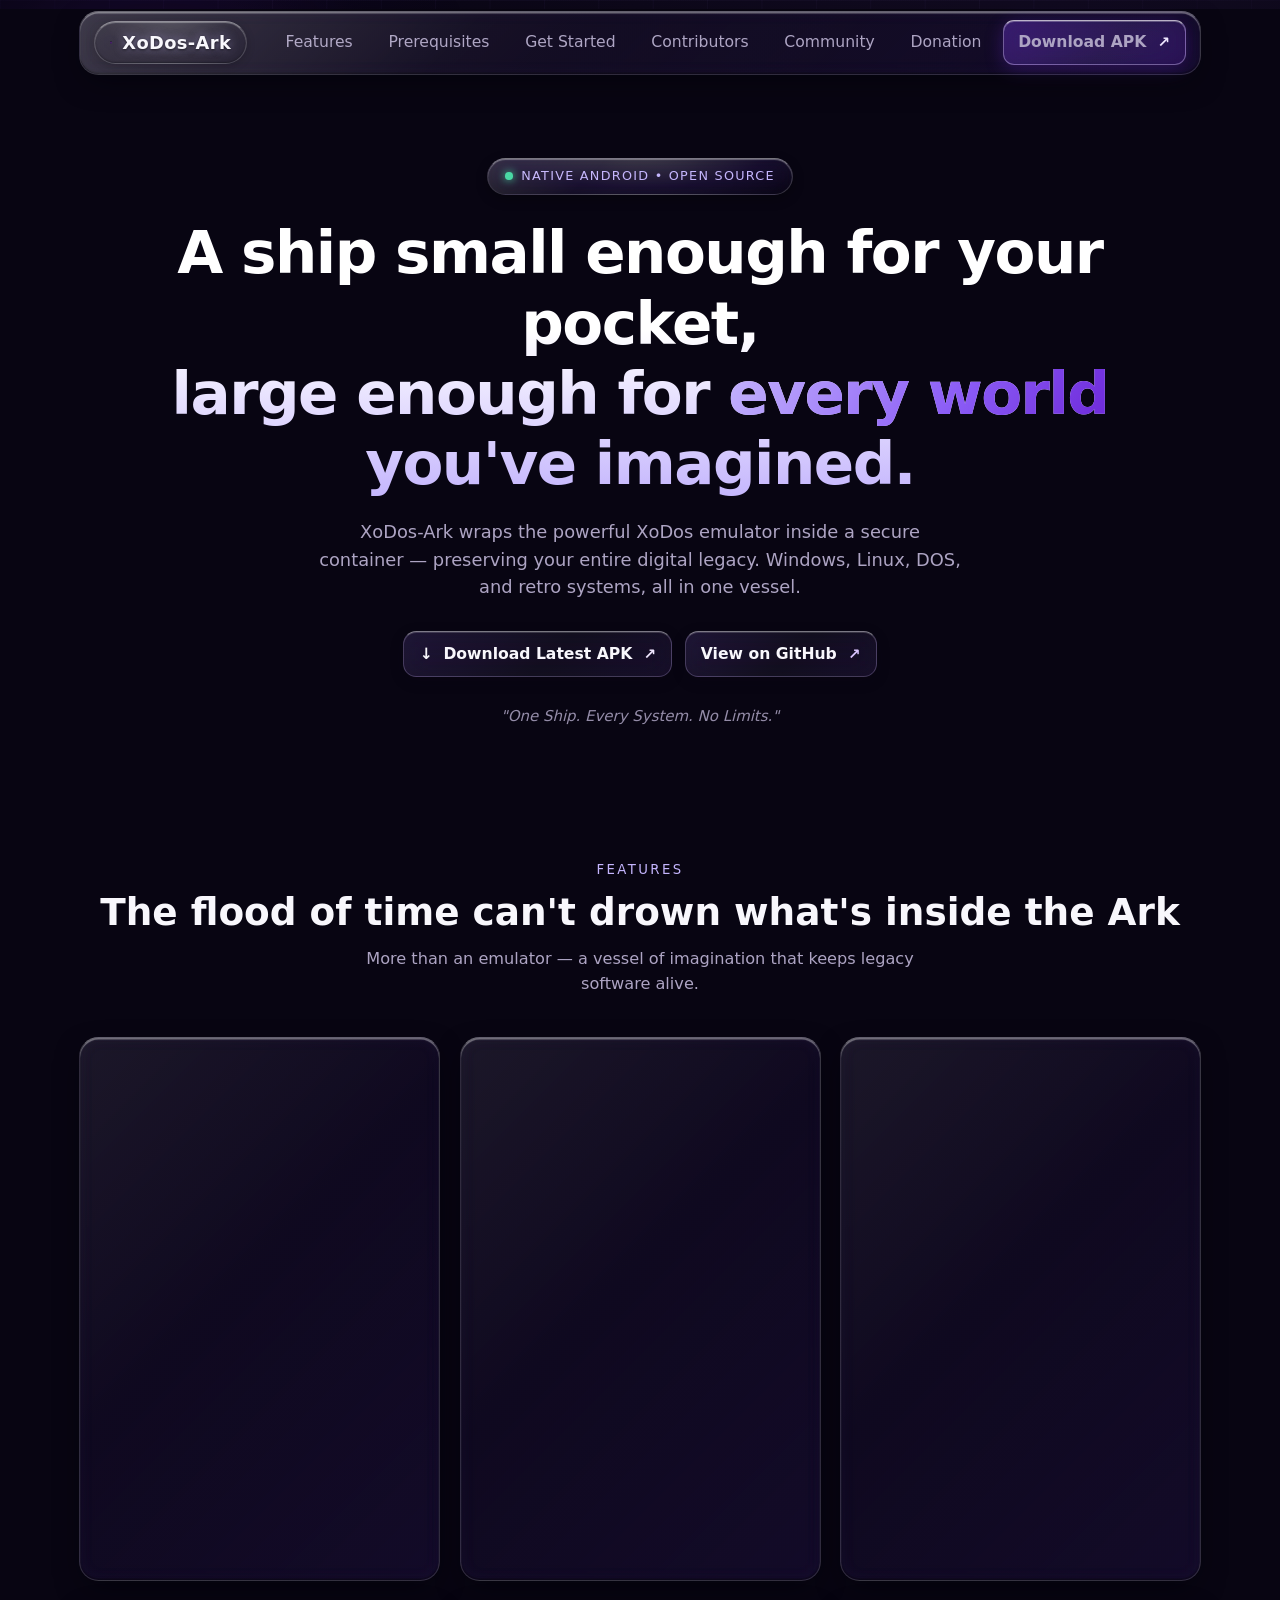
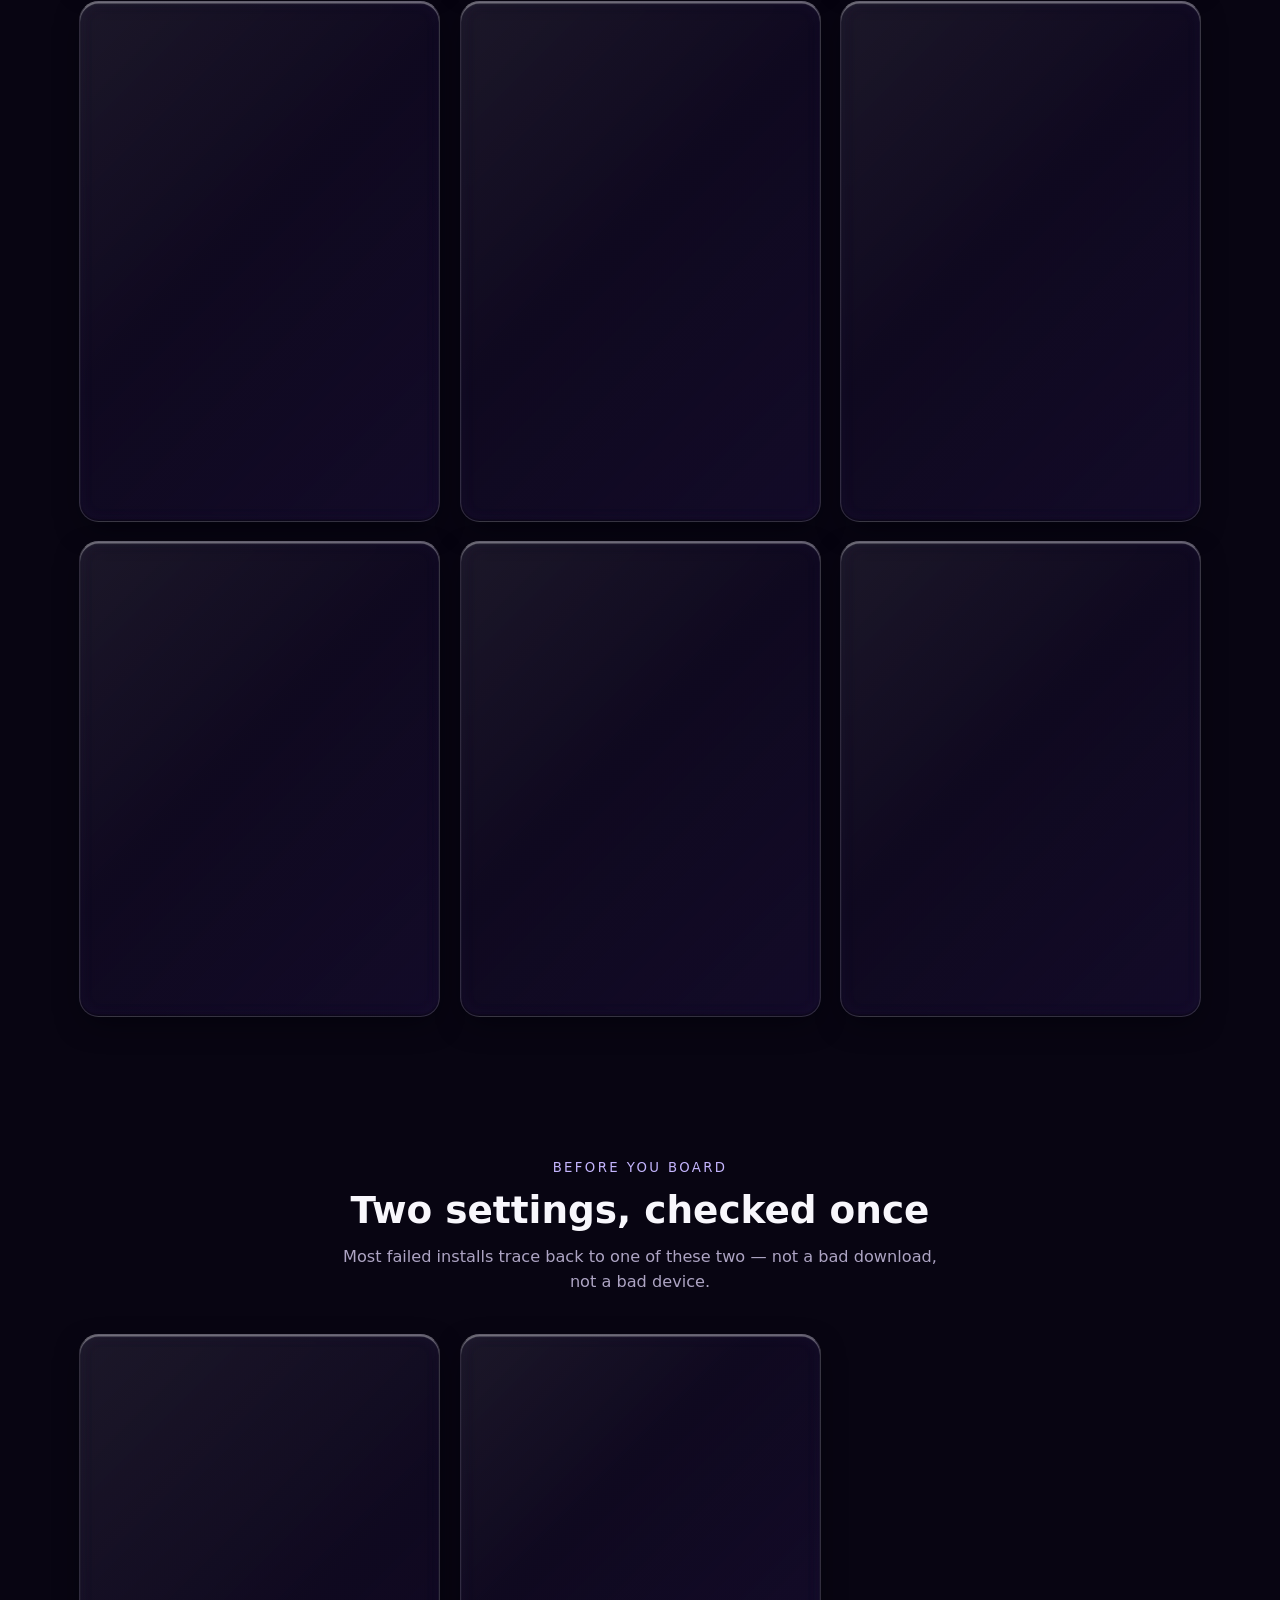
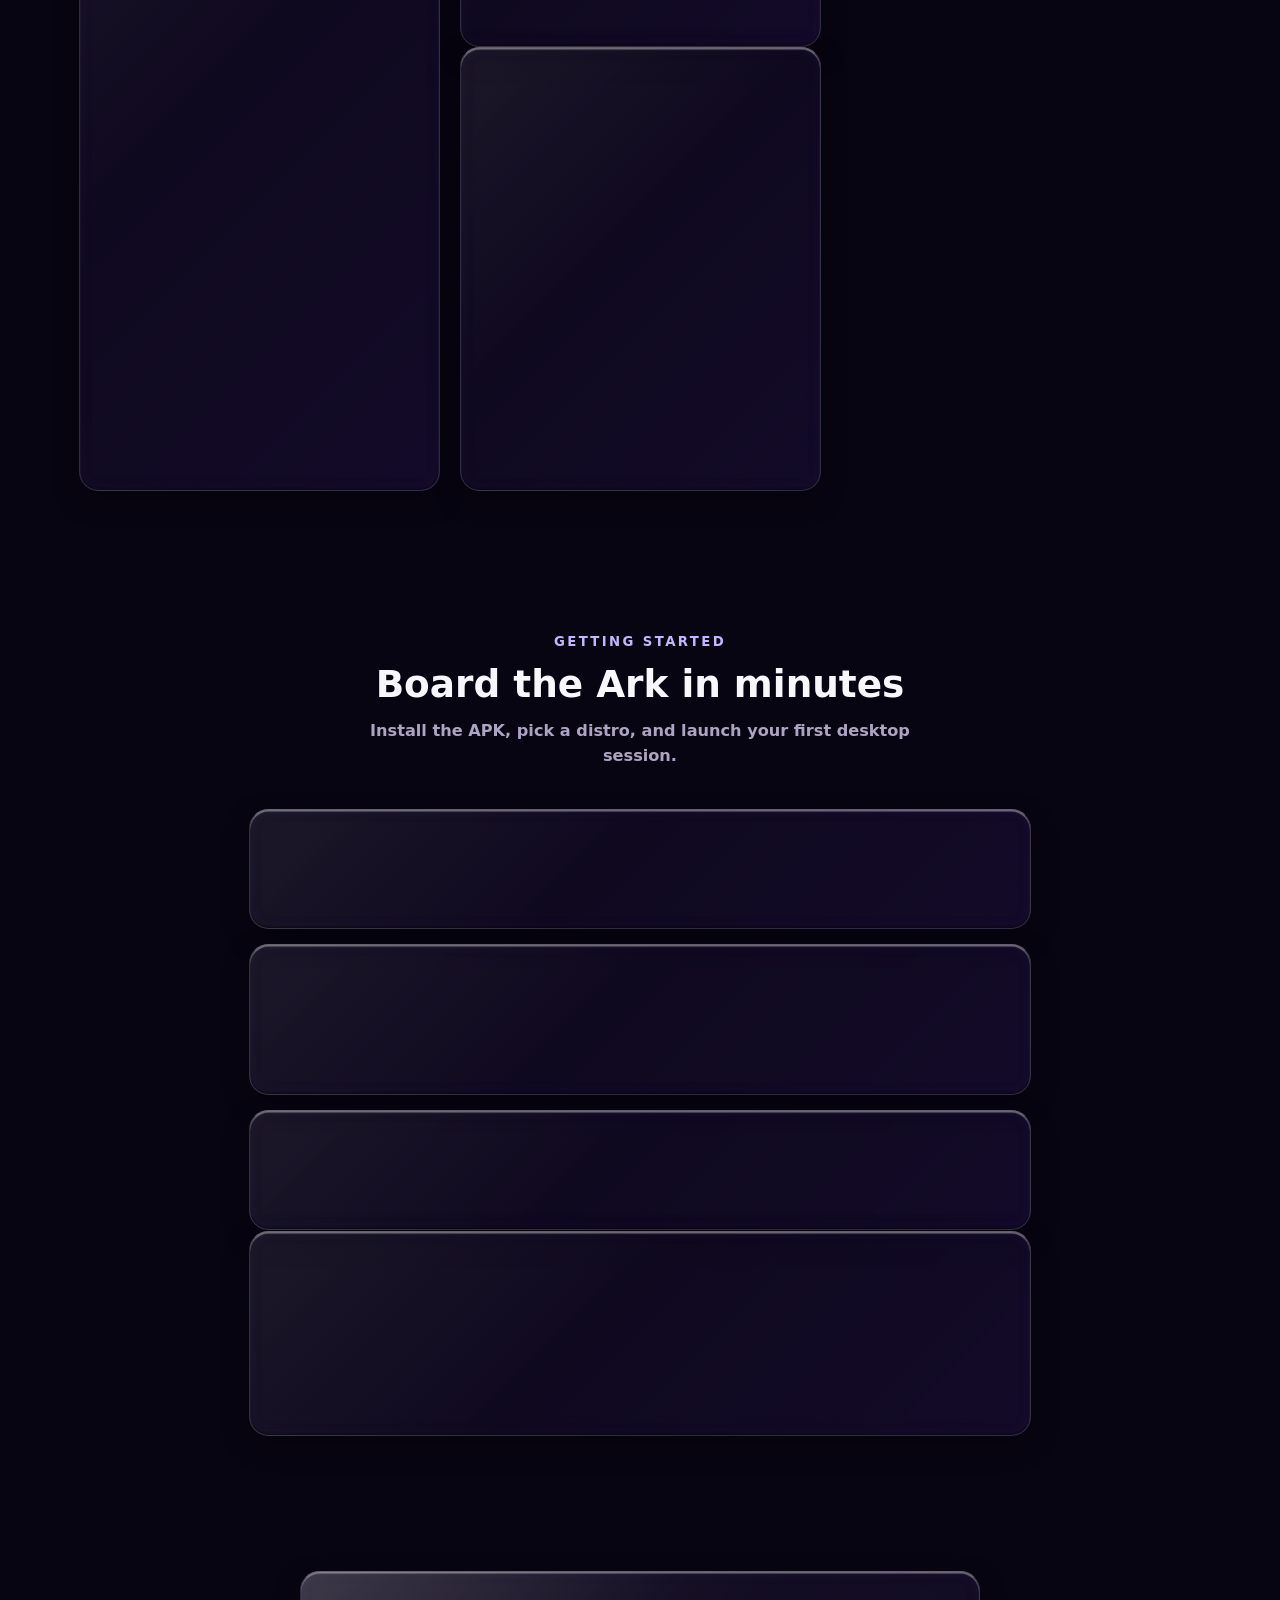
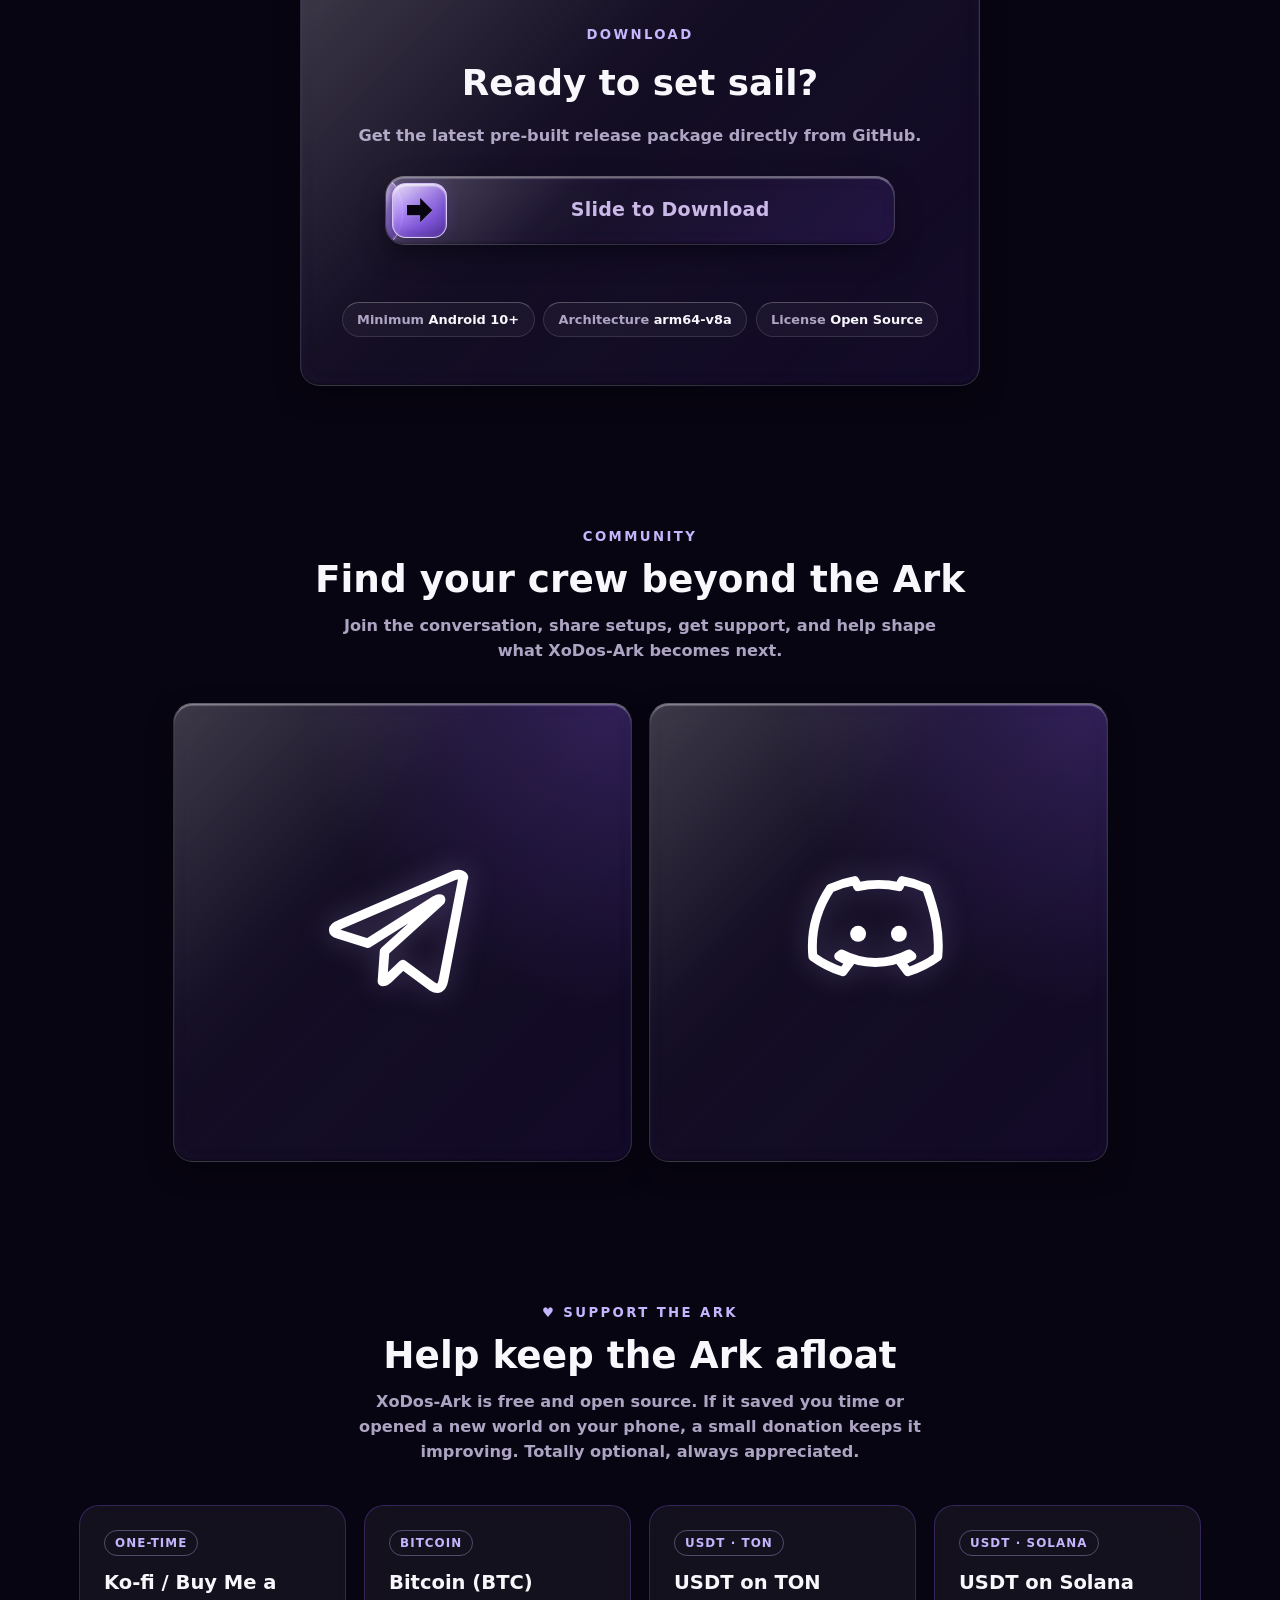
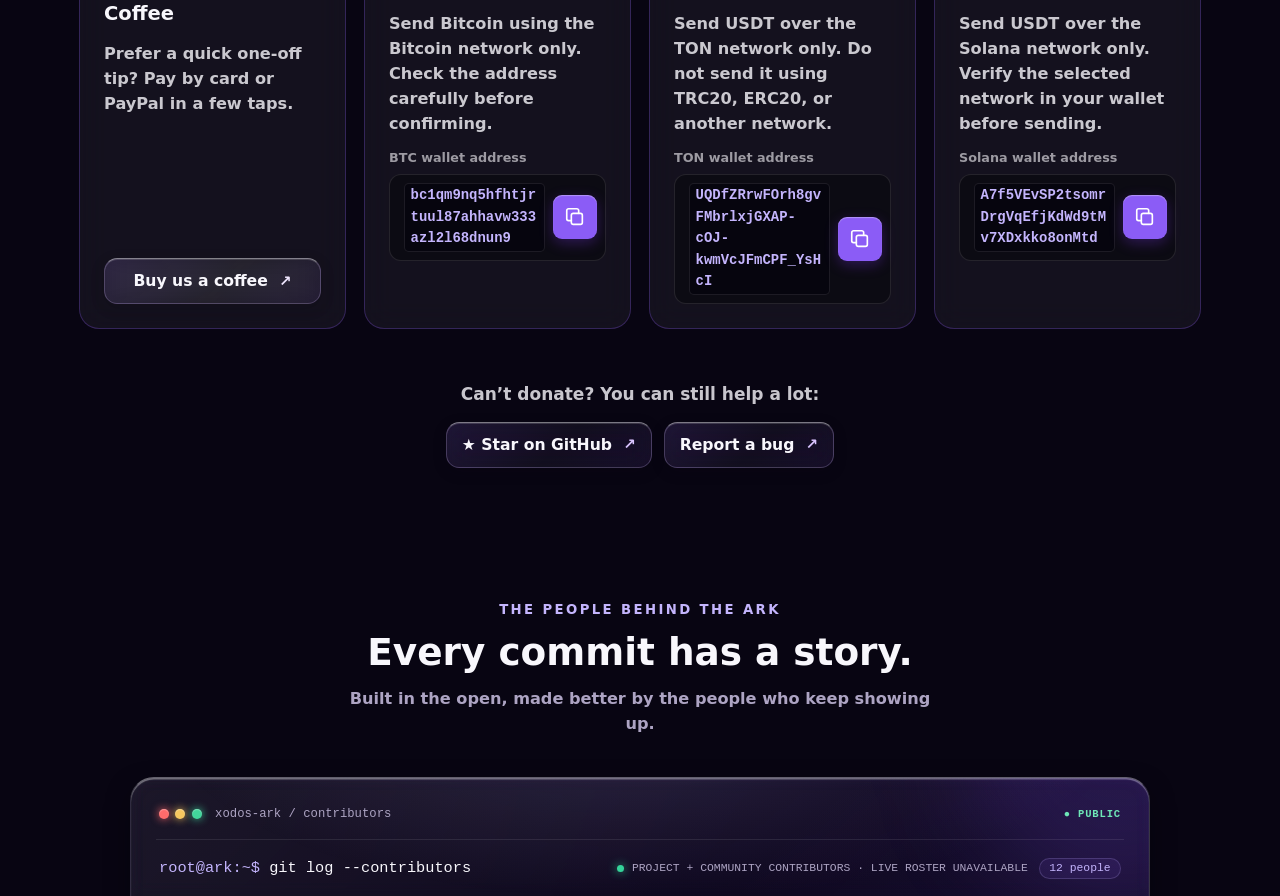
<file: index.html>
<!DOCTYPE html>
<html lang="en">
<head>
<meta charset="UTF-8">
<meta name="viewport" content="width=device-width, initial-scale=1.0, maximum-scale=5.0, viewport-fit=cover">
<meta name="theme-color" content="#080512">
<meta name="description" content="XoDos-Ark is a native Android app that wraps the XoDos emulator in a secure container.">
<title>XoDos-Ark — One Ship. Every System. No Limits.</title>
<link rel="stylesheet" href="style.css">
</head>
<body>
<div class="bg" aria-hidden="true">
<div class="orb orb-a"></div>
<div class="orb orb-b"></div>
<div class="grid"></div>
</div>
<nav aria-label="Primary navigation">
<div class="nav-inner glass">
<a class="brand" href="#top" aria-label="XoDos-Ark home">
<img class="brand-logo" src="assets/logo.png" alt="" width="52" height="52" decoding="async">
<span>XoDos-Ark</span>
</a>
<button class="nav-toggle" id="navToggle" type="button" aria-label="Toggle menu" aria-expanded="false" aria-controls="navMenu">
<span></span><span></span><span></span>
</button>
<div class="nav-links" id="navMenu">
<a href="#features">Features</a>
<a href="#prereqs">Prerequisites</a>
<a href="#start">Get Started</a>
<a href="#contributors">Contributors</a>
<a href="#community">Community</a>
<a href="#donate">Donation</a>
<a class="btn btn-primary" href="https://github.com/xodiosx/XoDos-Ark/releases" target="_blank" rel="noopener">Download APK</a>
</div>
</div>
</nav>
<main id="top">
<header class="hero wrap">
<span class="badge glass"><span class="dot"></span>Native Android &bull; Open Source</span>
<h1>A ship small enough for your pocket,<br class="br-lg"> large enough for <span class="ark">every world</span> you've imagined.</h1>
<p class="sub">XoDos-Ark wraps the powerful XoDos emulator inside a secure container — preserving your entire digital legacy. Windows, Linux, DOS, and retro systems, all in one vessel.</p>
<div class="cta">
<a class="btn btn-primary" href="https://github.com/xodiosx/XoDos-Ark/releases" target="_blank" rel="noopener">&darr;&nbsp; Download Latest APK</a>
<a class="btn" href="https://github.com/xodiosx/XoDos-Ark" target="_blank" rel="noopener">View on GitHub</a>
</div>
<p class="tagline">"One Ship. Every System. No Limits."</p>
</header>
<section id="features" class="wrap">
<div class="sec-head rv">
<span class="kicker">FEATURES</span>
<h2>The flood of time can't drown what's inside the Ark</h2>
<p>More than an emulator — a vessel of imagination that keeps legacy software alive.</p>
</div>
<div class="cards">
<article class="card glass rv">
<div class="icon" aria-hidden="true">
<svg fill="none" viewBox="0 0 24 24" stroke="currentColor"><path stroke-linecap="round" stroke-linejoin="round" stroke-width="2" d="M19 11H5m14 0a2 2 0 012 2v6a2 2 0 01-2 2H5a2 2 0 01-2-2v-6a2 2 0 012-2m14 0V9a2 2 0 00-2-2M5 11V9a2 2 0 012-2m0 0V5a2 2 0 012-2h6a2 2 0 012 2v2M7 7h10"/></svg>
</div>
<h3>Run full linux distro</h3>
<p>Run any Linux distro's with any environment's supported and given in ark.</p>
<span class="quote"></span>
</article>
<article class="card glass rv">
<div class="icon" aria-hidden="true">
<svg fill="none" viewBox="0 0 24 24" stroke="currentColor"><path stroke-linecap="round" stroke-linejoin="round" stroke-width="2" d="M12 18h.01M8 21h8a2 2 0 002-2V5a2 2 0 00-2-2H8a2 2 0 00-2 2v14a2 2 0 002 2z"/></svg>
</div>
<h3>Windows in mobile </h3>
<p>Run windows games and apps in mobiles.</p>
</article>
<article class="card glass rv">
<div class="icon" aria-hidden="true">
<svg fill="none" viewBox="0 0 24 24" stroke="currentColor"><path stroke-linecap="round" stroke-linejoin="round" stroke-width="2" d="M12 18h.01M8 21h8a2 2 0 002-2V5a2 2 0 00-2-2H8a2 2 0 00-2 2v14a2 2 0 002 2z"/></svg>
</div>
<h3>Pocket-Sized Infinity</h3>
<p>The entire history of personal computing fits in your palm. Save snapshots, share configs, and carry your environments everywhere.</p>
</article>
<article class="card glass rv">
<div class="icon" aria-hidden="true">
<svg fill="none" viewBox="0 0 24 24" stroke="currentColor"><path stroke-linecap="round" stroke-linejoin="round" stroke-width="2" d="M13 10V3L4 14h7v7l9-11h-7z"/></svg>
</div>
<h3>Built for Android</h3>
<p>Optimized touch controls, native Wayland/X11 rendering backends, and low-latency virtual display buffers.</p>
</article>
<article class="card glass rv">
<div class="icon" aria-hidden="true">
<svg fill="none" viewBox="0 0 24 24" stroke="currentColor"><path stroke-linecap="round" stroke-linejoin="round" stroke-width="2" d="M5 8h14M5 8a2 2 0 110-4h14a2 2 0 110 4M5 8v10a2 2 0 002 2h10a2 2 0 002-2V8m-9 4h4"/></svg>
</div>
<h3>Preservation First</h3>
<p>Not just about running the latest distros — it is about keeping classic architecture and legacy binaries running reliably.</p>
</article>
<article class="card glass rv">
<div class="icon" aria-hidden="true">
<svg fill="none" viewBox="0 0 24 24" stroke="currentColor"><path stroke-linecap="round" stroke-linejoin="round" stroke-width="2" d="M12 18h.01M8 21h8a2 2 0 002-2V5a2 2 0 00-2-2H8a2 2 0 00-2 2v14a2 2 0 002 2z"/></svg>
</div>
<h3>No root needed</h3>
<p>Uses proot to run the linux </p>
</article>
<article class="card glass rv">
<div class="icon" aria-hidden="true">
<svg fill="none" viewBox="0 0 24 24" stroke="currentColor"><path stroke-linecap="round" stroke-linejoin="round" stroke-width="2" d="M9 12l2 2 4-4m5.618-4.016A11.955 11.955 0 0112 2.944a11.955 11.955 0 01-8.618 3.04A12.02 12.02 0 003 9c0 5.591 3.824 10.29 9 11.622 5.176-1.332 9-6.03 9-11.622 0-1.042-.133-2.052-.382-3.016z"/></svg>
</div>
<h3>Backup && restore linux distro</h3>
<p>Backup the linx distro you have installed and extect it when you need </p>
</article>
<article class="card glass rv">
<div class="icon" aria-hidden="true">
<svg fill="none" viewBox="0 0 24 24" stroke="currentColor"><path stroke-linecap="round" stroke-linejoin="round" stroke-width="2" d="M12 18h.01M8 21h8a2 2 0 002-2V5a2 2 0 00-2-2H8a2 2 0 00-2 2v14a2 2 0 002 2z"/></svg>
</div>
<h3>Multi linux distro support </h3>
<p>You can install upto 3 linux distro and run what you want.</p>
</article>
<article class="card glass rv">
<div class="icon" aria-hidden="true">
<svg fill="none" viewBox="0 0 24 24" stroke="currentColor"><path stroke-linecap="round" stroke-linejoin="round" stroke-width="2" d="M12 18h.01M8 21h8a2 2 0 002-2V5a2 2 0 00-2-2H8a2 2 0 00-2 2v14a2 2 0 002 2z"/></svg>
</div>
<h3>Kali linux support (⚠️Beta) </h3>
<p> Run kali linux the most wanted.</p>
</article>
</div>
</section>
<section id="prereqs" class="wrap">
<div class="sec-head rv">
<span class="kicker">Before You Board</span>
<h2>Two settings, checked once</h2>
<p>Most failed installs trace back to one of these two — not a bad download, not a bad device.</p>
</div>
<div class="cards">
<article class="card glass rv">
<div class="icon" aria-hidden="true">
<svg fill="none" viewBox="0 0 24 24" stroke="currentColor"><path stroke-linecap="round" stroke-linejoin="round" stroke-width="2" d="M10 20l4-16m4 4l4 4-4 4M6 8l-4 4 4 4"/></svg>
</div>
<h3>Disable child process restrictions</h3>
<p>DISABLE THE PHANTOM PROCESER KILLER TO RUN THE LINUX ON YOUR DEVICE WITHOUT ANY CRASH.<b> <a href="phatom.html" class="glass-action">Want to learn more about that how to do that then clcik here</a></p>
<span class="quote">Resets itself if Developer Options ever gets switched off and back on — recheck it before your next install session.</span>
</article>
<article class="card glass rv">
<div class="icon" aria-hidden="true">
<svg fill="none" viewBox="0 0 24 24" stroke="currentColor"><path stroke-linecap="round" stroke-linejoin="round" stroke-width="2" d="M9 13h6m-3-3v6m5 5H7a2 2 0 01-2-2V5a2 2 0 012-2h5.586a1 1 0 01.707.293l5.414 5.414a1 1 0 01.293.707V19a2 2 0 01-2 2z"/></svg>
</div>
<h3>Grant only what's asked</h3>
<p>When the app requests file/storage permission, grant that dialog as shown. Don't separately enable a broader "manage all files" toggle beyond what it actually asks for — that exposes Android's own system-adjacent paths, and an accidental delete there risks the OS itself, not just app data.</p>
<span class="quote">The standard prompt is enough. More access isn't a shortcut, it's a bigger blast radius.</span>
</article>
<article class="card glass rv">
<div class="icon" aria-hidden="true">
<svg fill="none" viewBox="0 0 24 24" stroke="currentColor"><path stroke-linecap="round" stroke-linejoin="round" stroke-width="2" d="M12 9v2m0 4h.01m-6.938 4h13.856c1.54 0 2.502-1.667 1.732-3L13.732 4c-.77-1.333-2.694-1.333-3.464 0L3.34 16c-.77 1.333.192 3 1.732 3z"/></svg>
</div>
<h3>One thing to know</h3>
<p>there's a safe Way to disable phantom process killer without developer options being enabled is by enabling developer options for One time then use ADB command to disable phantom process killer then disable developer options again it won't effect the disabled phantom process only phone restart would restore phantom process again so you can keep using your banking apps. </p>
</article>
</div>
</section>
<section id="start" class="wrap">
<div class="sec-head rv">
<span class="kicker">Getting Started</span>
<h2>Board the Ark in minutes</h2>
<p>Install the APK, pick a distro, and launch your first desktop session.</p>
</div>
<div class="steps">
<article class="step glass rv">
<span class="num">1</span>
<div>
<h3>Install the APK</h3>
<p>Grab the latest release from GitHub, install it, and grant storage permissions. Requires Android 10 (API 29)+.</p>
</div>
</article>
<article class="step glass rv">
<span class="num">2</span>
<div>
<h3>Pick your distro &amp; update</h3>
<p>Select a distribution, start the container, and update package sources: <b> <a href="learn-linux.html" class="glass-action">Want to learn about Linux, distros & how to use the app</a> </p>
</div>
</article>
<article class="step glass rv">
<span class="num">3</span>
<div>
<h3>Install your desktop environment</h3>
<p>Choose an efficient desktop interface such as XFCE4 or Openbox for maximum smoothness.</p></div>
</article>
<article class="step glass rv">
<span class="num">4</span>
<div>
<h3>Launch the session</h3>
<p>Start your display server and launch the desktop session using Desktop launcher insude drawer.<b> <a href="improve-perfomance.html" class="glass-action">Want to improve your Linux performance</a> <b> <a href="learn-native_env.html" class="glass-action">Want to learn how to use the app’s native environment</a> </p>
</div>
</article>
</div>
</section>
<section id="download" class="wrap">
<div class="dl-card glass rv">
<span class="kicker">Download</span>
<h2>Ready to set sail?</h2>
<p>Get the latest pre-built release package directly from GitHub.</p>
<div class="download-slider" id="downloadSlider" data-state="ready">
  <div class="download-slider__fill" aria-hidden="true"></div>
  <button class="download-slider__thumb" id="downloadSliderThumb" type="button" role="slider" tabindex="0"
          aria-label="Slide to download the latest APK" aria-valuemin="0" aria-valuemax="100"
          aria-valuenow="0">
    <svg class="download-slider__arrow" aria-hidden="true" viewBox="0 0 32 32" focusable="false">
      <path d="M4 11H17V4L29 16L17 28V21H4Z" />
    </svg>
  </button>
  <span class="download-slider__label" id="downloadSliderLabel">Slide to Download</span>
</div>
<p class="download-slider__status" id="downloadSliderStatus" role="status" aria-live="polite"></p>
<div class="req">
<span class="chip">Minimum <b>Android 10+</b></span>
<span class="chip">Architecture <b>arm64-v8a</b></span>
<span class="chip">License <b>Open Source</b></span>
</div>
</div>
</section>
<section id="community" class="wrap">
<div class="sec-head rv">
<span class="kicker">Community</span>
<h2>Find your crew beyond the Ark</h2>
<p>Join the conversation, share setups, get support, and help shape what XoDos-Ark becomes next.</p>
</div>
<div class="community-grid">
<!-- Replace the demo URLs below with the official community invites. -->
<a class="community-card glass rv" href="https://t.me/xodemulatorr" target="_blank" rel="noopener" aria-label="Open the XoDos-Ark Telegram group">
<div class="community-icon community-icon-telegram" aria-hidden="true">
<svg viewBox="0 0 24 24" fill="none"><path d="m21.5 3.5-3.1 16.1c-.23 1.13-.84 1.41-1.7.88l-4.66-3.43-2.25 2.17c-.25.25-.46.46-.94.46l.34-4.75 8.65-7.82c.38-.34-.08-.53-.59-.19L6.56 13.68l-4.61-1.44c-1-.31-1.02-1 .21-1.47L20.2 3.01c.83-.31 1.56.19 1.3.49Z" stroke="currentColor" stroke-width="1.5" stroke-linejoin="round"/></svg>
</div>
</a>
<a class="community-card glass rv" href="https://discord.gg/d2ChVhPfnF" target="_blank" rel="noopener" aria-label="Open the XoDos-Ark Discord server">
<div class="community-icon community-icon-discord" aria-hidden="true">
<svg viewBox="0 0 24 24" fill="none"><path d="M19.54 5.05A16.1 16.1 0 0 0 15.7 3.86l-.47.96a14.7 14.7 0 0 0-6.47 0l-.47-.96a16.1 16.1 0 0 0-3.84 1.2C2.03 8.7 1.37 12.26 1.7 15.77a15.9 15.9 0 0 0 4.72 2.38l1.14-1.56a9.4 9.4 0 0 1-1.8-.87l.44-.34a11.33 11.33 0 0 0 10.6 0l.44.34c-.58.34-1.18.63-1.8.87l1.14 1.56a15.9 15.9 0 0 0 4.72-2.38c.39-4.07-.66-7.6-1.76-10.72Z" stroke="currentColor" stroke-width="1.4" stroke-linejoin="round"/><circle cx="8.8" cy="12.2" r="1.25" fill="currentColor"/><circle cx="15.2" cy="12.2" r="1.25" fill="currentColor"/></svg>
</div>
</a>
</div>
</section>

<section id="donate" class="wrap">
<style>
#donate{--dp:#8b5cf6;--dp2:#c4b5fd}
#donate .dn-grid{display:grid;gap:18px;grid-template-columns:repeat(auto-fit,minmax(260px,1fr))}
#donate .dn-card{display:flex;flex-direction:column;gap:12px;padding:24px;border-radius:20px;background:rgba(255,255,255,.05);border:1px solid rgba(139,92,246,.28);-webkit-backdrop-filter:blur(14px);backdrop-filter:blur(14px)}
#donate .dn-card h3{margin:0;font-size:1.15rem}
#donate .dn-card p{margin:0;opacity:.8;line-height:1.55;font-size:.95rem}
#donate .dn-tag{align-self:flex-start;font-size:.7rem;letter-spacing:.09em;text-transform:uppercase;color:var(--dp2);border:1px solid rgba(196,181,253,.35);padding:3px 10px;border-radius:99px}
#donate .dn-copy{display:flex;gap:8px;align-items:center;background:rgba(0,0,0,.35);border:1px solid rgba(255,255,255,.1);border-radius:12px;padding:8px 8px 8px 14px}
#donate .dn-copy code{flex:1;min-width:0;overflow-wrap:anywhere;font-size:.82rem;color:var(--dp2)}
#donate .dn-copy button{border:0;cursor:pointer;color:#fff;background:var(--dp);border-radius:9px;padding:8px 14px;font:inherit;font-size:.82rem;font-weight:600}
#donate .dn-copy button.done{background:#10b981}
#donate .dn-copy button{display:inline-flex;align-items:center;justify-content:center;flex:0 0 44px;min-width:44px;min-height:44px;padding:10px}
#donate .dn-copy button svg{display:block;width:22px;height:22px;fill:none;stroke:currentColor;stroke-width:1.8;stroke-linecap:round;stroke-linejoin:round}
#donate .dn-copy button span{position:absolute;width:1px;height:1px;padding:0;margin:-1px;overflow:hidden;clip:rect(0,0,0,0);white-space:nowrap;border:0}
#donate .dn-label{font-size:.75rem;opacity:.6;margin-bottom:-6px}
#donate .dn-qr{align-self:center;width:150px;height:150px;border-radius:14px;background:#fff;display:grid;place-items:center;overflow:hidden}
#donate .dn-qr img{max-width:100%;max-height:100%}
#donate .dn-qr span{display:none;color:#555;font-size:.75rem;text-align:center;padding:10px}
#donate .dn-qr.empty span{display:block}
#donate .dn-qr.empty img{display:none}
#donate .dn-card .btn{text-align:center;margin-top:auto}
#donate .dn-why{margin-top:26px;display:flex;flex-wrap:wrap;gap:10px;justify-content:center}
#donate .dn-why span{padding:8px 16px;border-radius:99px;font-size:.88rem;background:rgba(139,92,246,.12);border:1px solid rgba(139,92,246,.3)}
#donate .dn-free{margin-top:26px;text-align:center}
#donate .dn-free p{opacity:.8;margin:0 0 14px}
#donate .dn-free .row{display:flex;flex-wrap:wrap;gap:12px;justify-content:center}
</style>
<div class="sec-head rv">
<span class="kicker">&hearts; Support the Ark</span>
<h2>Help keep the Ark afloat</h2>
<p>XoDos-Ark is free and open source. If it saved you time or opened a new world on your phone, a small donation keeps it improving. Totally optional, always appreciated.</p>
</div>
<div class="dn-grid">
<article class="dn-card rv">
  <span class="dn-tag">One-time</span>
  <h3>Ko-fi / Buy Me a Coffee</h3>
  <p>Prefer a quick one-off tip? Pay by card or PayPal in a few taps.</p>
  <!-- Replace YOUR-NAME with your real Ko-fi username to activate this payment link. -->
  <a class="btn btn-primary" href="https://buymeacoffee.com/karysdev?new=1" target="_blank" rel="noopener">Buy us a coffee</a>
</article>
<article class="dn-card rv">
  <span class="dn-tag">Bitcoin</span>
  <h3>Bitcoin (BTC)</h3>
  <p>Send Bitcoin using the Bitcoin network only. Check the address carefully before confirming.</p>
  <div class="dn-label">BTC wallet address</div>
  <div class="dn-copy">
    <code>bc1qm9nq5hfhtjrtuul87ahhavw333azl2l68dnun9</code>
    <button class="copy-command" type="button" data-copy="bc1qm9nq5hfhtjrtuul87ahhavw333azl2l68dnun9" aria-label="Copy Bitcoin wallet address" title="Copy wallet address">
      <svg viewBox="0 0 24 24" aria-hidden="true" focusable="false"><rect x="8" y="8" width="12" height="12" rx="2"></rect><path d="M16 8V5a2 2 0 0 0-2-2H5a2 2 0 0 0-2 2v9a2 2 0 0 0 2 2h3"></path></svg>
      <span>Copy</span>
    </button>
  </div>
</article>

<article class="dn-card rv">
  <span class="dn-tag">USDT · TON</span>
  <h3>USDT on TON</h3>
  <p>Send USDT over the TON network only. Do not send it using TRC20, ERC20, or another network.</p>
  <div class="dn-label">TON wallet address</div>
  <div class="dn-copy">
    <code>UQDfZRrwFOrh8gvFMbrlxjGXAP-cOJ-kwmVcJFmCPF_YsHcI</code>
    <button class="copy-command" type="button" data-copy="UQDfZRrwFOrh8gvFMbrlxjGXAP-cOJ-kwmVcJFmCPF_YsHcI" aria-label="Copy USDT TON wallet address" title="Copy wallet address">
      <svg viewBox="0 0 24 24" aria-hidden="true" focusable="false"><rect x="8" y="8" width="12" height="12" rx="2"></rect><path d="M16 8V5a2 2 0 0 0-2-2H5a2 2 0 0 0-2 2v9a2 2 0 0 0 2 2h3"></path></svg>
      <span>Copy</span>
    </button>
  </div>
</article>

<article class="dn-card rv">
  <span class="dn-tag">USDT · Solana</span>
  <h3>USDT on Solana</h3>
  <p>Send USDT over the Solana network only. Verify the selected network in your wallet before sending.</p>
  <div class="dn-label">Solana wallet address</div>
  <div class="dn-copy">
    <code>A7f5VEvSP2tsomrDrgVqEfjKdWd9tMv7XDxkko8onMtd</code>
    <button class="copy-command" type="button" data-copy="A7f5VEvSP2tsomrDrgVqEfjKdWd9tMv7XDxkko8onMtd" aria-label="Copy USDT Solana wallet address" title="Copy wallet address">
      <svg viewBox="0 0 24 24" aria-hidden="true" focusable="false"><rect x="8" y="8" width="12" height="12" rx="2"></rect><path d="M16 8V5a2 2 0 0 0-2-2H5a2 2 0 0 0-2 2v9a2 2 0 0 0 2 2h3"></path></svg>
      <span>Copy</span>
    </button>
  </div>
</article>
</div>
<div class="dn-why rv" aria-label="What donations help with">

</div>
<div class="dn-free rv">
<p>Can&rsquo;t donate? You can still help a lot:</p>
<div class="row">
<a class="btn" href="https://github.com/xodiosx/XoDos-Ark" target="_blank" rel="noopener">&#9733; Star on GitHub</a>
<a class="btn" href="https://github.com/xodiosx/XoDos-Ark/issues" target="_blank" rel="noopener">Report a bug</a>
</div>
</div>
<script>
(function () {
  var buttons = document.querySelectorAll('#donate [data-copy]');

  buttons.forEach(function (button) {
    button.addEventListener('click', async function () {
      var address = button.getAttribute('data-copy');
      var label = button.querySelector('span');
      var originalText = label ? label.textContent : button.textContent;

      try {
        if (navigator.clipboard && window.isSecureContext) {
          await navigator.clipboard.writeText(address);
        } else {
          var field = document.createElement('textarea');
          field.value = address;
          field.setAttribute('readonly', '');
          field.style.position = 'fixed';
          field.style.opacity = '0';
          document.body.appendChild(field);
          field.select();
          var copied = document.execCommand('copy');
          field.remove();
          if (!copied) throw new Error('Clipboard copy failed');
        }

        if (label) label.textContent = 'Copied ✓';
        else button.textContent = 'Copied ✓';
        button.classList.add('done');
      } catch (error) {
        if (label) label.textContent = 'Copy failed';
        else button.textContent = 'Copy failed';
      }

      window.setTimeout(function () {
        if (label) label.textContent = originalText;
        else button.textContent = originalText;
        button.classList.remove('done');
      }, 1800);
    });
  });
})();
</script>
</section>

<section id="contributors" class="wrap contributors-section">
  <div class="sec-head rv">
    <span class="kicker">THE PEOPLE BEHIND THE ARK</span>
    <h2>Every commit has a story.</h2>
    <p>Built in the open, made better by the people who keep showing up.</p>
  </div>

  <div class="contributors-panel glass rv">
    <div class="contributors-panel__glow" aria-hidden="true"></div>
    <div class="contributors-topbar" aria-hidden="true">
      <div class="contributors-window-dots"><i></i><i></i><i></i></div>
      <span class="contributors-window-title">xodos-ark / contributors</span>
      <span class="contributors-window-mark">● PUBLIC</span>
    </div>

    <div class="contributors-console">
      <div class="contributors-command"><span class="contributors-prompt">root@ark:~$</span> git log --contributors</div>
      <div class="contributors-meta">
        <span class="contributors-live-dot" aria-hidden="true"></span>
        <span data-contributor-status role="status" aria-live="polite">Loading GitHub contributor graph…</span>
        <span class="contributors-count" data-contributor-count>— people</span>
      </div>
    </div>

    <div class="contributors-viewport" aria-label="XoDos-Ark contributors">
      <div class="contributors-track" data-contributor-track>
        <div class="contributors-track__group" data-contributor-group>
          <div class="contributors-loading">Fetching the people behind the commits…</div>
        </div>
      </div>
    </div>

    <div class="contributors-bottomline">
      <span><span class="contributors-prompt">&gt;_</span> Open source is a team sport.</span>
    </div>

    <div class="contributors-bottomline">
      <a href="nor-usr-contribution.html" target="_blank" rel="noopener">View normal user who contributed  <span aria-hidden="true">↗</span></a>
    </div>
  </div>
  <p class="contributors-note">Contributor profiles open on GitHub. The roster is read from the public XoDos-Ark repository.</p>
</section>

</main>
<footer>
<div class="wrap">
<div class="glass">
<p><b>XoDos-Ark</b> — Built with gratitude toward the open-source community: Termux, Termux-X11, Triearch , Wayland and PRoot.</p>
<p class="foot-links">
<a href="https://github.com/xodiosx/XoDos-Ark" target="_blank" rel="noopener">GitHub</a> &bull;
<a href="https://github.com/xodiosx/XoDos-Ark/releases" target="_blank" rel="noopener">Releases</a> &bull;
<a href="https://github.com/xodiosx/XoDos-Ark#readme" target="_blank" rel="noopener">Documentation</a>
</p>
<p class="fine">"Bounded in a nutshell, yet king of infinite space."</p>
</div>
</div>
</footer>
<script src="main.js" defer></script>
</body>
</html>
</file>
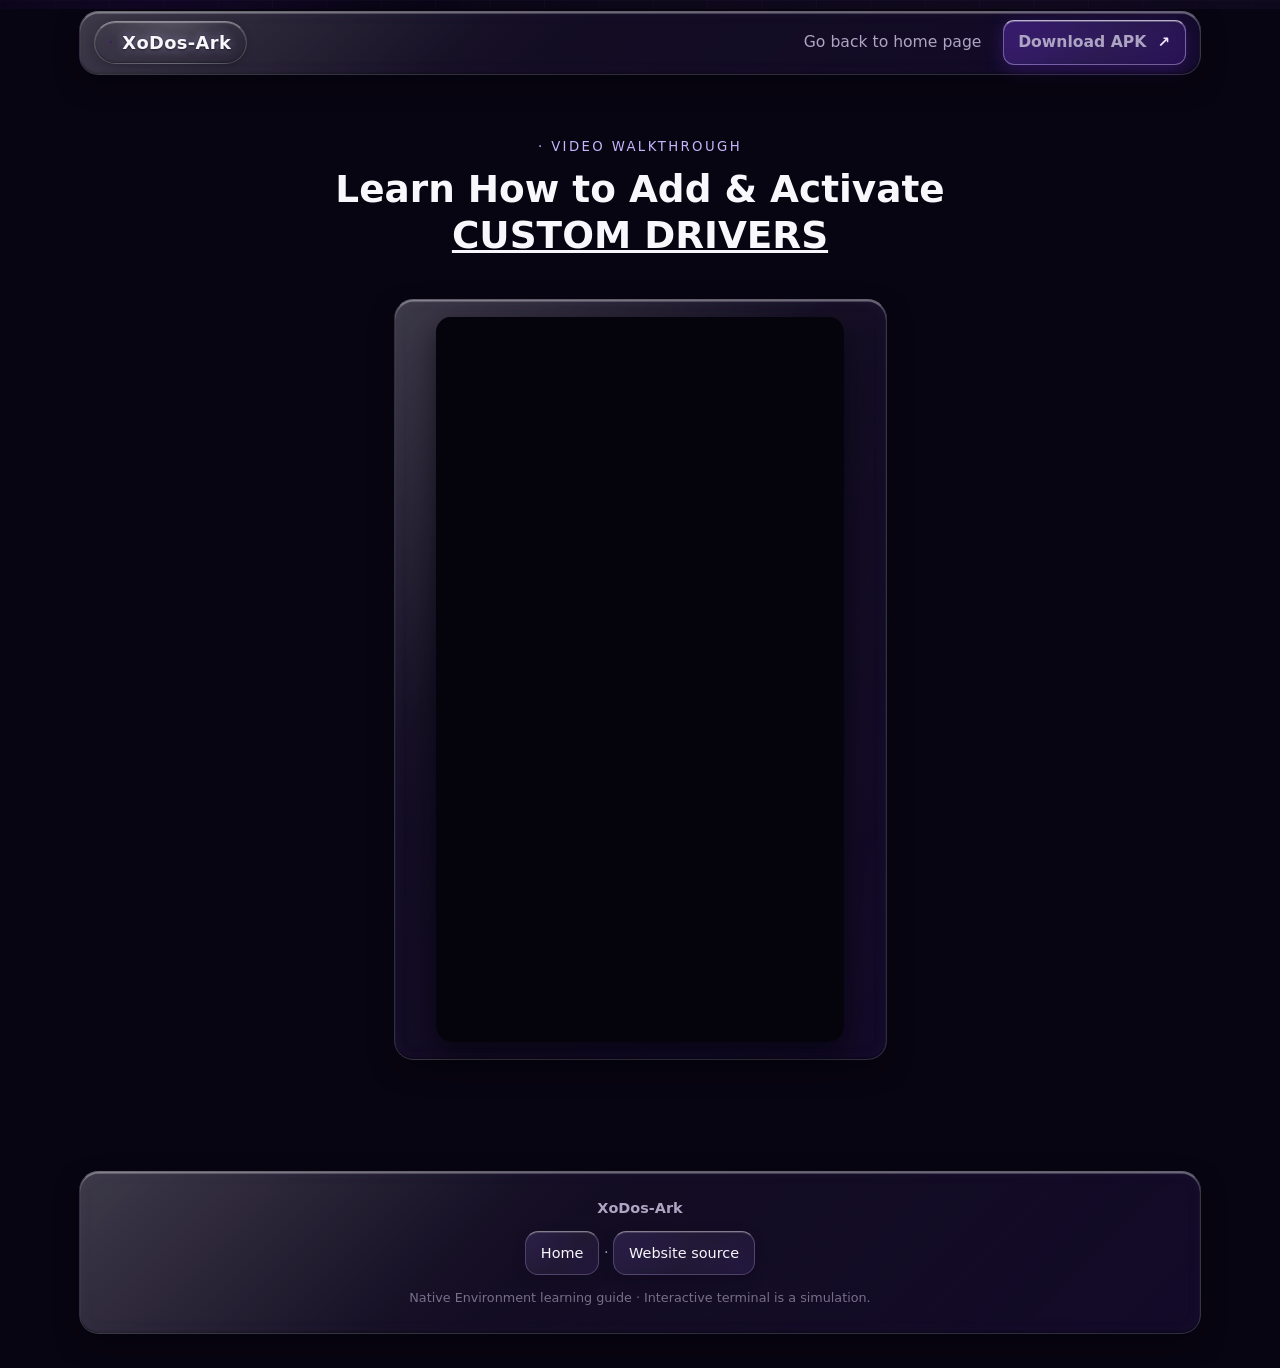
<file: Active-cd-native.html>
<!DOCTYPE html>
<html lang="en">
<head>
  <meta charset="UTF-8">
  <meta name="viewport" content="width=device-width, initial-scale=1.0, maximum-scale=5.0, viewport-fit=cover">
  <meta name="theme-color" content="#080512">
  <meta name="description" content="XoDos-Ark is a native Android app that wraps the XoDos emulator in a secure container.">
  <title>XoDos-Ark — Custom Drivers &amp; PRoot Vulkan Setup</title>

  <style>
    .native-command-row {
      display: flex;
      align-items: center;
      justify-content: flex-start;
      flex-wrap: wrap;
      gap: 0.65rem;
      width: 100%;
      margin-top: 0.45rem;
    }

    .native-command-row code {
      display: inline-block;
      order: 0;
      flex: 1 1 auto;
      min-width: 0;
      max-width: 100%;
      overflow-wrap: anywhere;
      white-space: normal;
    }

    .native-command-row .copy-command {
      order: 1;
      flex: 0 0 auto;
      margin-left: auto;
      min-height: 2.15rem;
      padding: 0.5rem 0.75rem;
      cursor: pointer;
    }

    .copy-command.is-copied {
      opacity: 0.8;
    }
  </style>

  <link rel="stylesheet" href="style.css">
</head>
<body>
  <div class="bg" aria-hidden="true">
    <div class="orb orb-a"></div>
    <div class="orb orb-b"></div>
    <div class="grid"></div>
  </div>

  <nav aria-label="Primary navigation">
    <div class="nav-inner glass">
      <a class="brand" href="index.html" aria-label="XoDos-Ark home">
        <img
          class="brand-logo"
          src="assets/logo.png"
          alt=""
          width="52"
          height="52"
          decoding="async"
        >
        <span>XoDos-Ark</span>
      </a>

      <button class="nav-toggle" id="navToggle" type="button" aria-label="Toggle menu" aria-expanded="false" aria-controls="navMenu">
        <span></span><span></span><span></span>
      </button>

      <div class="nav-links" id="navMenu">
        <a href="index.html">Go back to home page</a>
        <a class="btn btn-primary" href="https://github.com/xodiosx/XoDos-Ark/releases" target="_blank" rel="noopener">Download APK</a>
      </div>
    </div>
  </nav>

 

  <!-- STEP 2: VIDEO WALKTHROUGH -->
  <section class="video-section wrap" aria-labelledby="demo-title">
    <div class="sec-head rv">
      <span class="kicker">· VIDEO WALKTHROUGH</span>
      <h2 id="demo-title">Learn How to Add &amp; Activate <br><u>CUSTOM DRIVERS</u></h2>
    </div>

    <div class="video-shell glass rv">
      <div class="video-frame">
        <iframe
                              src="https://www.youtube-nocookie.com/embed/k409-_dkUlw?rel=0&modestbranding=1"
          title="XoDos-Ark Active CD native walkthrough"
          loading="lazy"
          referrerpolicy="strict-origin-when-cross-origin"
          allow="accelerometer; autoplay; clipboard-write; encrypted-media; gyroscope; picture-in-picture; web-share"
          allowfullscreen></iframe>
      </div>
    </div>
  </section>

  <footer class="wrap">
    <div class="glass">
      <strong>XoDos-Ark</strong>
      <div class="foot-links">
        <a href="index.html">Home</a> · <a href="https://github.com/harshlalvani157-wq/xodos-ark.web" target="_blank" rel="noopener">Website source</a>
      </div>
      <p class="fine">Native Environment learning guide · Interactive terminal is a simulation.</p>
    </div>
  </footer>

  <!-- Copy handler matching improve-perfomance.html -->
  <script>
    (function () {
      'use strict';

      var buttons = document.querySelectorAll('[data-copy-target]');

      buttons.forEach(function (button) {
        button.addEventListener('click', async function () {
          var targetId = button.getAttribute('data-copy-target');
          var commandElement = document.getElementById(targetId);

          if (!commandElement) return;

          var commandText = commandElement.textContent.trim();
          var label = button.querySelector('span');

          async function copyText(text) {
            if (navigator.clipboard && window.isSecureContext) {
              await navigator.clipboard.writeText(text);
              return true;
            }

            var helper = document.createElement('textarea');
            helper.value = text;
            helper.setAttribute('readonly', '');
            helper.style.position = 'fixed';
            helper.style.left = '-9999px';
            helper.style.top = '0';

            document.body.appendChild(helper);
            helper.select();
            helper.setSelectionRange(0, helper.value.length);

            var successful = false;
            try {
              successful = document.execCommand('copy');
            } finally {
              document.body.removeChild(helper);
            }

            if (!successful) {
              throw new Error('Clipboard copy failed');
            }

            return true;
          }

          try {
            await copyText(commandText);
            button.classList.add('is-copied');
            if (label) label.textContent = 'Copied!';

            if (button._copyTimer) {
              clearTimeout(button._copyTimer);
            }

            button._copyTimer = setTimeout(function () {
              button.classList.remove('is-copied');
              if (label) label.textContent = 'Copy';
            }, 1800);
          } catch (error) {
            if (label) label.textContent = 'Failed';
            setTimeout(function () {
              if (label) label.textContent = 'Copy';
            }, 1800);
          }
        });
      });
    })();
  </script>

  <script src="main.js" defer></script>
</body>
</html>
</file>
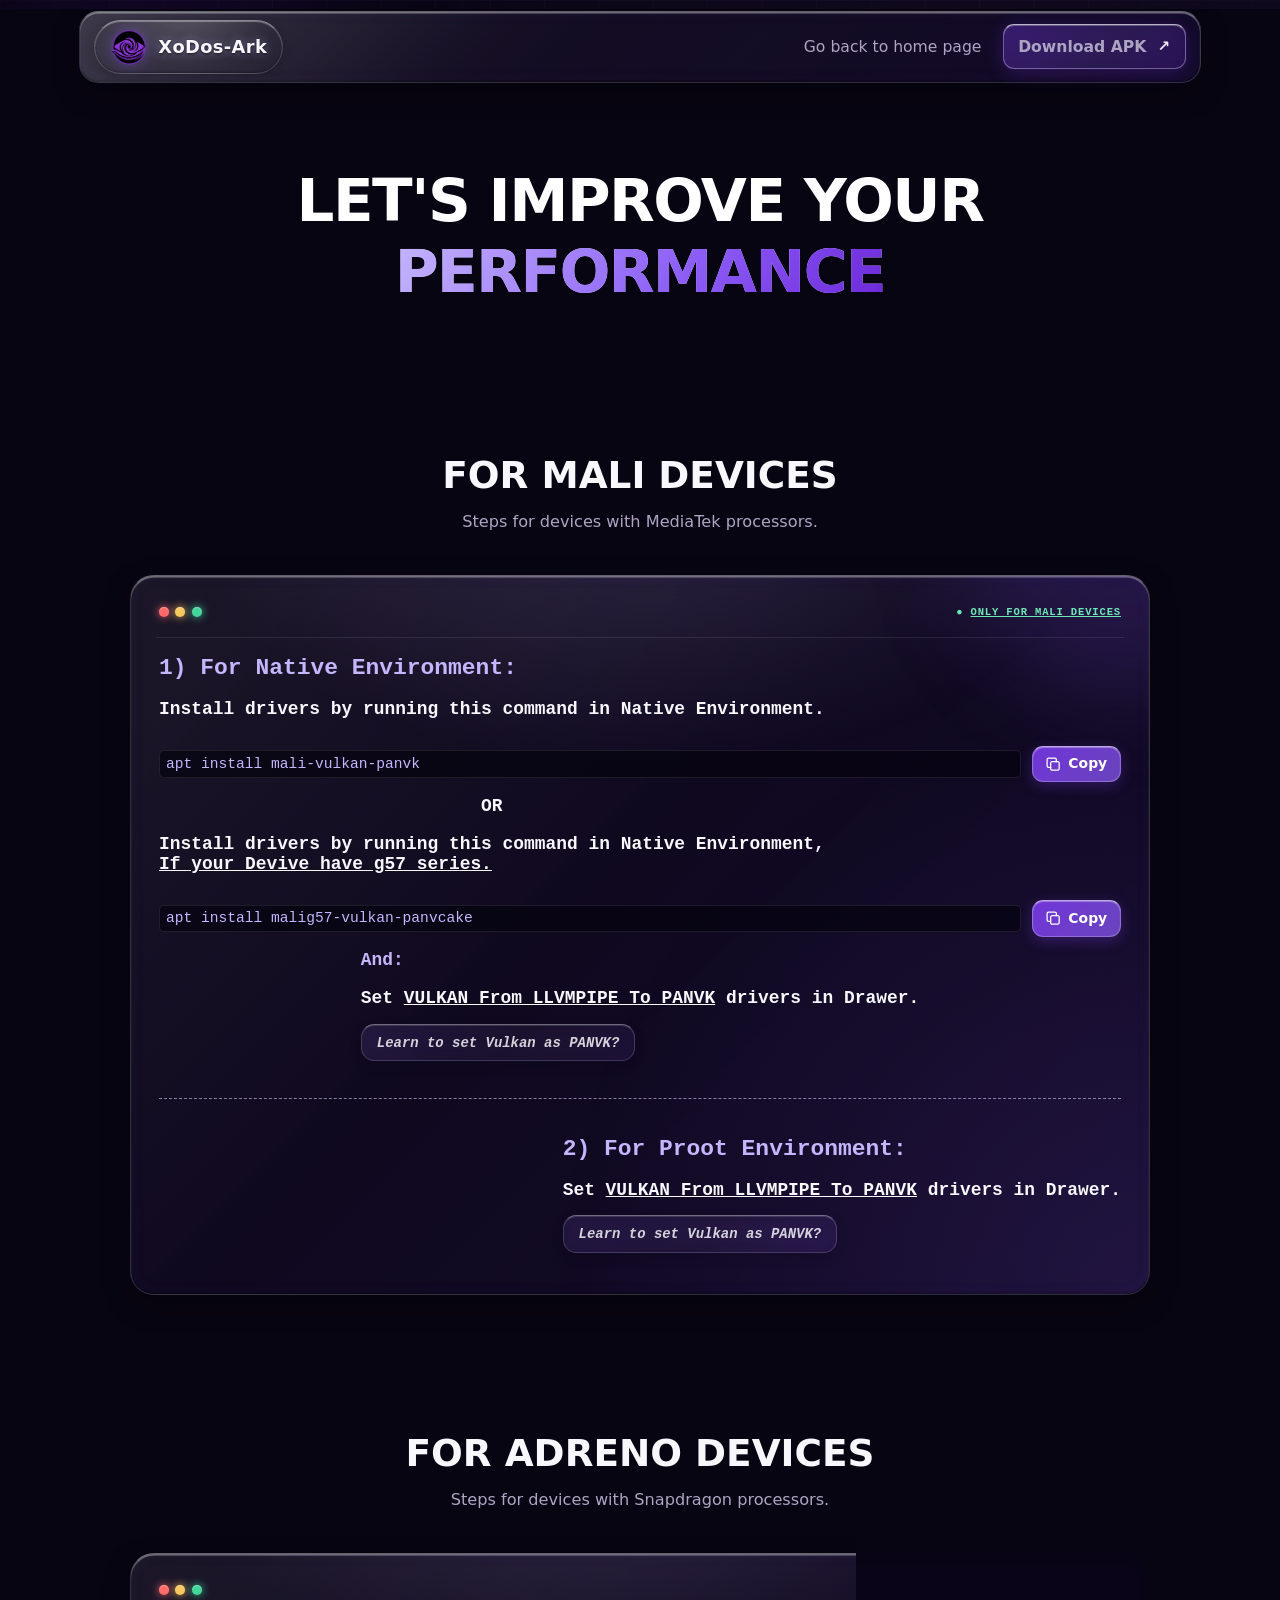
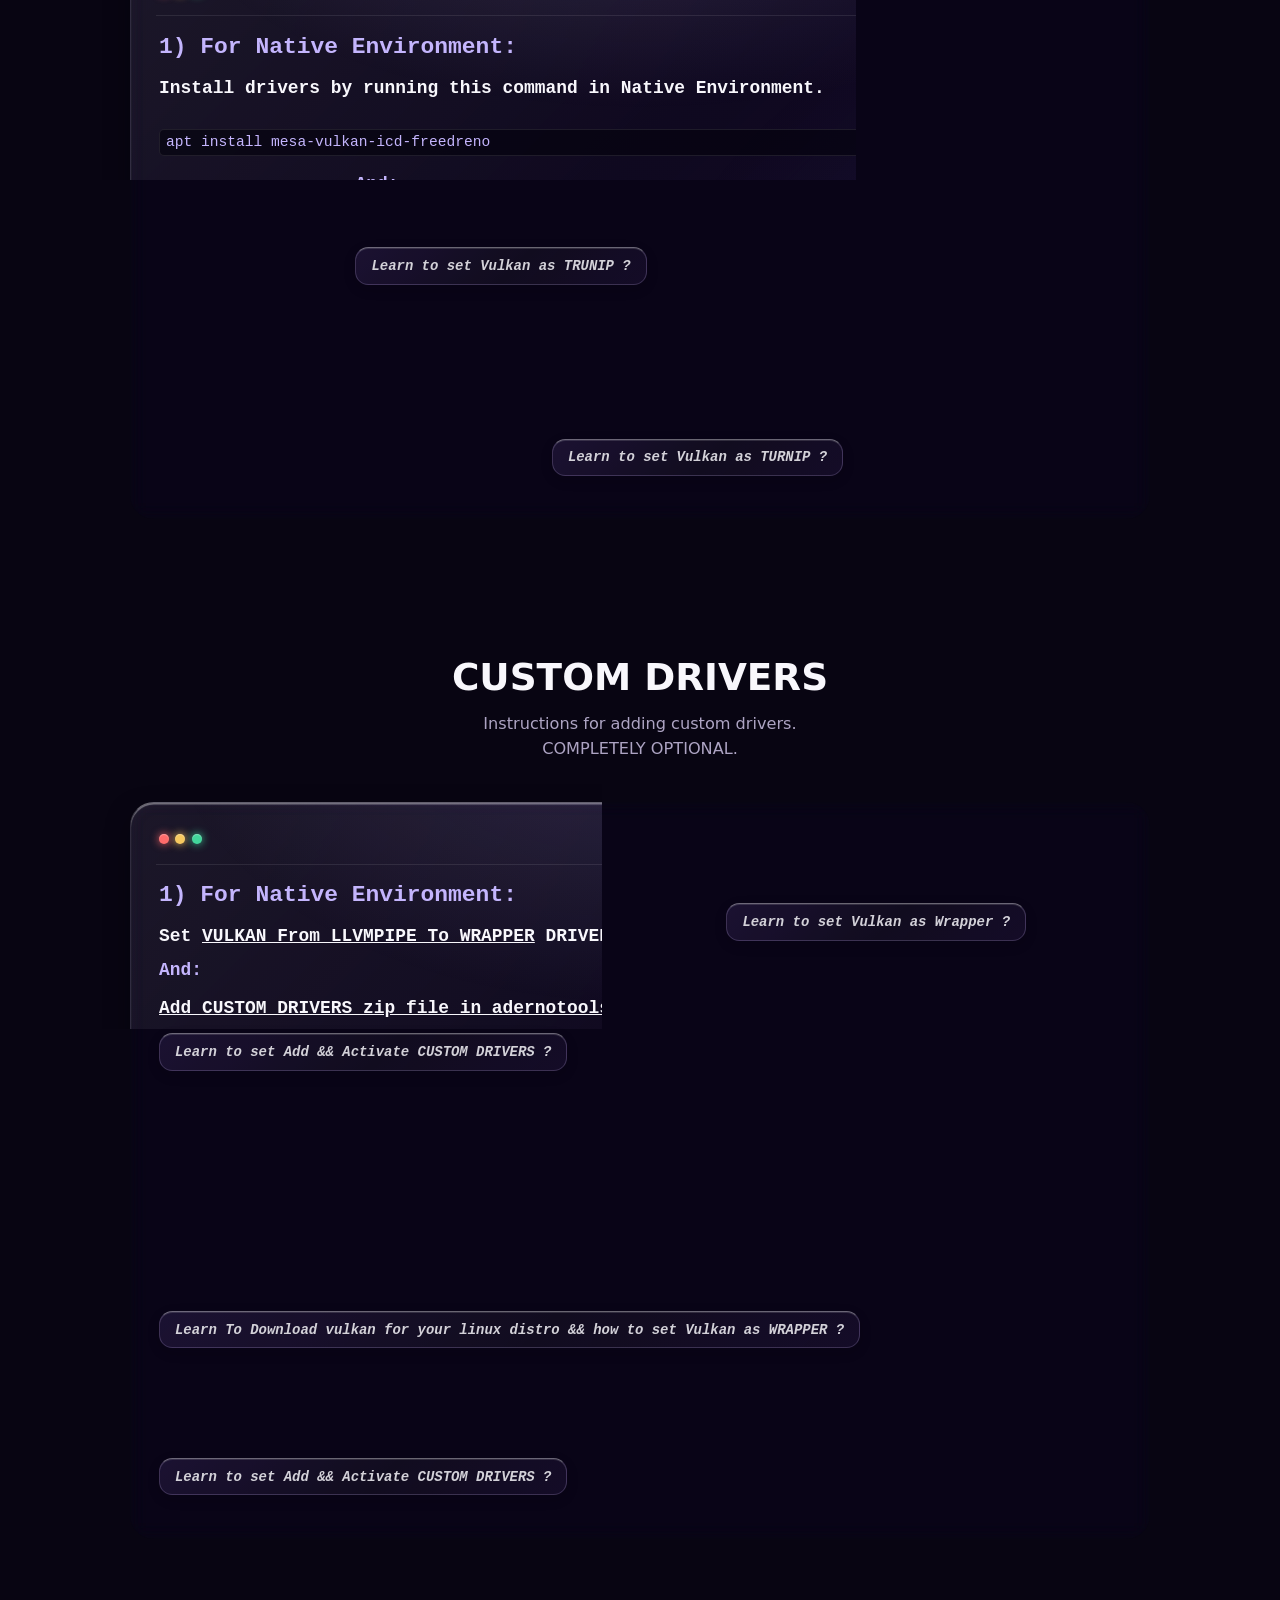
<file: improve-perfomance.html>
<!DOCTYPE html>
<html lang="en">
<head>
  <meta charset="UTF-8">
  <meta name="viewport" content="width=device-width, initial-scale=1.0, maximum-scale=5.0, viewport-fit=cover">
  <meta name="theme-color" content="#080512">
  <meta name="description" content="XoDos-Ark performance optimization guide.">
  <title>XoDos-Ark — Improve Performance</title>

  <style>
    /* All page-local changes stay inside this HTML file. */

    .brand-logo {
      width: 2.25rem !important;
      height: 2.25rem !important;
      object-fit: contain;
    }

    @media (max-width: 36rem) {
      .brand-logo {
        width: 2.85rem !important;
        height: 2.85rem !important;
      }
    }

    .contributors-console {
      display: block;
    }

    .native-command-row {
      display: flex;
      align-items: center;
      justify-content: flex-start;
      flex-wrap: wrap;
      gap: 0.65rem;
      width: 100%;
      margin-top: 0.75rem;
    }

    .native-command-row code {
      display: inline-block;
      order: 0;
      flex: 1 1 auto;
      min-width: 0;
      max-width: 100%;
      overflow-wrap: anywhere;
    }

    .native-command-row .copy-command {
      order: 1;
      flex: 0 0 auto;
      margin-left: auto;
      min-height: 2.15rem;
      padding: 0.5rem 0.75rem;
      cursor: pointer;
    }

    .copy-command.is-copied {
      opacity: 0.8;
    }

    /* Responsive separator: always spans the available card width. */
    .responsive-separator {
      display: block;
      width: 100%;
      max-width: 100%;
      box-sizing: border-box;
      border: 0;
      border-top: 1px dashed rgba(220, 210, 255, 0.58);
      margin: 1.35rem 0;
      flex: 0 0 100%;
    }
  </style>

  <link rel="stylesheet" href="style.css">
</head>

<body>

  <div class="bg" aria-hidden="true">
    <div class="orb orb-a"></div>
    <div class="orb orb-b"></div>
    <div class="grid"></div>
  </div>

  <nav aria-label="Primary navigation">
    <div class="nav-inner glass">

      <a class="brand" href="#top" aria-label="XoDos-Ark home">
        <img
          class="brand-logo"
          src="assets/logo.png"
          alt=""
          width="52"
          height="52"
          decoding="async"
        >
        <span>XoDos-Ark</span>
      </a>

      <button
        class="nav-toggle"
        id="navToggle"
        type="button"
        aria-label="Toggle menu"
        aria-expanded="false"
        aria-controls="navMenu"
      >
        <span></span>
        <span></span>
        <span></span>
      </button>

      <div class="nav-links" id="navMenu">
        <a href="index.html">Go back to home page</a>

        <a
          class="btn btn-primary"
          href="https://github.com/xodiosx/XoDos-Ark/releases"
          target="_blank"
          rel="noopener"
        >
          Download APK
        </a>
      </div>

    </div>
  </nav>

  <main id="top">

    <header class="hero wrap">
      <h1>
        LET'S IMPROVE YOUR
        <span class="ark"><br>PERFORMANCE</span>
        <br>
      </h1>
    </header>

    <!-- MALI SECTION -->

    <section id="contributors" class="wrap contributors-section">

      <div class="sec-head rv">
        <h2>FOR MALI DEVICES</h2>
        <p>Steps for devices with MediaTek processors.</p>
      </div>

      <div class="contributors-panel glass rv">

        <div class="contributors-panel__glow" aria-hidden="true"></div>

        <div class="contributors-topbar" aria-hidden="true">
          <div class="contributors-window-dots">
            <i></i><i></i><i></i>
          </div>

          <span class="contributors-window-title"></span>
          <span class="contributors-window-mark">
            ● <u>ONLY FOR MALI DEVICES</u>
          </span>
        </div>

        <div class="contributors-console">

          <div class="contributors-command">
            <span class="contributors-prompt">
              <h2>1) For Native Environment:</h2>
            </span>

            <br>

            <h3>
              Install drivers by running this command in Native Environment.
            </h3>
          </div>

          <div class="native-command-row">

            <code id="maliCommand">
              apt install mali-vulkan-panvk
            </code>

            <button
              class="copy-command"
              type="button"
              data-copy-target="maliCommand"
              aria-label="Copy Mali command"
            >
              <svg viewBox="0 0 24 24" aria-hidden="true">
                <rect x="8" y="8" width="12" height="12" rx="2"></rect>
                <path d="M16 8V5a2 2 0 0 0-2-2H5a2 2 0 0 0-2 2v9a2 2 0 0 0 2 2h3"></path>
              </svg>
              <span>Copy</span>
            </button>

          </div>
          
          
          <div class="contributors-command">
            <span class="contributors-prompt">
              <!--<h2 align="center" color="white">OR</h2>-->
              
              </span>
              <h3 align="center">OR</h3>
              
                <br>
              
              <h3>
              Install drivers by running this command in Native Environment, <br><u>If your Devive have g57 series.</u>
            </h3>
          </div>

          <div class="native-command-row">

            <code id="maliCommand">
              apt install malig57-vulkan-panvcake
            </code>

            <button
              class="copy-command"
              type="button"
              data-copy-target="maliCommand"
              aria-label="Copy Mali command"
            >
              <svg viewBox="0 0 24 24" aria-hidden="true">
                <rect x="8" y="8" width="12" height="12" rx="2"></rect>
                <path d="M16 8V5a2 2 0 0 0-2-2H5a2 2 0 0 0-2 2v9a2 2 0 0 0 2 2h3"></path>
              </svg>
              <span>Copy</span>
            </button>

          </div>
              

          <br>

          <div class="contributors-command">
            <span class="contributors-prompt">
              <h3>And:</h3>
            </span>

            <br>

            <h3>
              Set <u>VULKAN From LLVMPIPE To PANVK</u> drivers in Drawer.
            </h3>

            <h5>
              <a href="vulkan-as-panvk.html" class="quote">
                Learn to set Vulkan as PANVK?
              </a>
            </h5>
          </div>

          <br>
          <div class="responsive-separator" role="separator" aria-hidden="true"></div>
          <br><br>

          <div class="contributors-command">
            <span class="contributors-prompt">
              <h2>2) For Proot Environment:</h2>
            </span>

            <br>

            <h3>
              Set <u>VULKAN From LLVMPIPE To PANVK</u> drivers in Drawer.
            </h3>

            <h5>
              <a href="vulkan-as-panvk.html" class="quote">
                Learn to set Vulkan as PANVK?
              </a>
            </h5>
          </div>

        </div>
      </div>
    </section>

    <!-- ADRENO SECTION -->

    <section id="adreno-drivers" class="wrap contributors-section">

      <div class="sec-head rv">
        <h2>FOR ADRENO DEVICES</h2>
        <p>Steps for devices with Snapdragon processors.</p>
      </div>

      <div class="contributors-panel glass rv">

        <div class="contributors-panel__glow" aria-hidden="true"></div>

        <div class="contributors-topbar" aria-hidden="true">
          <div class="contributors-window-dots">
            <i></i><i></i><i></i>
          </div>

          <span class="contributors-window-title"></span>
          <span class="contributors-window-mark">
            ● <u>ONLY FOR ADRENO DEVICES</u>
          </span>
        </div>

        <div class="contributors-console">

          <div class="contributors-command">
            <span class="contributors-prompt">
              <h2>1) For Native Environment:</h2>
            </span>

            <br>

            <h3>
              Install drivers by running this command in Native Environment.
            </h3>
          </div>

          <div class="native-command-row">

            <code id="adrenoCommand">
              apt install mesa-vulkan-icd-freedreno
            </code>

            <button
              class="copy-command"
              type="button"
              data-copy-target="adrenoCommand"
              aria-label="Copy Adreno command"
            >
              <svg viewBox="0 0 24 24" aria-hidden="true">
                <rect x="8" y="8" width="12" height="12" rx="2"></rect>
                <path d="M16 8V5a2 2 0 0 0-2-2H5a2 2 0 0 0-2 2v9a2 2 0 0 0 2 2h3"></path>
              </svg>
              <span>Copy</span>
            </button>

          </div>

          <br>

          <div class="contributors-command">
            <span class="contributors-prompt">
              <h3>And:</h3>
            </span>

            <br>

            <h3>
              Set <u>VULKAN From LLVMPIPE To TURNIP</u> drivers in Drawer.
            </h3>

            <h5>
              <a href="vulkan-as-turnip.html" class="quote">
                Learn to set Vulkan as TRUNIP ?
              </a>
            </h5>
          </div>

          <br>
          <div class="responsive-separator" role="separator" aria-hidden="true"></div>
          <br><br>

          <div class="contributors-command">
            <span class="contributors-prompt">
              <h2>2) For Proot Environment:</h2>
            </span>

            <br>

            <h3>
              Set <u>VULKAN From LLVMPIPE To TURNIP</u> drivers in Drawer.
            </h3>

            <h5>
              <a href="vulkan-as-turnip.html" class="quote">
               Learn to set Vulkan as TURNIP ?
              </a>
            </h5>
          </div>

        </div>
      </div>
    </section>
    
    <!-- custom drivers section -->
    
    <section id="adreno-drivers" class="wrap contributors-section">

      <div class="sec-head rv">
        <h2>CUSTOM DRIVERS </h2>
        <p>Instructions for adding custom drivers. 
        <br>
        COMPLETELY OPTIONAL.</p>
      </div>

      <div class="contributors-panel glass rv">

        <div class="contributors-panel__glow" aria-hidden="true"></div>

        <div class="contributors-topbar" aria-hidden="true">
          <div class="contributors-window-dots">
            <i></i><i></i><i></i>
          </div>

          <span class="contributors-window-title"></span>
          <span class="contributors-window-mark">
            ● <u>OPTIONAL FOR BOTH DEVICES ADRENO & MALI DEVICES</u>
          </span>
        </div>

        <div class="contributors-console">

          <div class="contributors-command">
            <span class="contributors-prompt">
              <h2>1) For Native Environment:</h2>
            </span>

            <br>

            <h3>
              Set <u>VULKAN From LLVMPIPE To WRAPPER</u> DRIVERS.
            </h3>
          </div>
            <div class="contributors-command">
            <span class="contributors-prompt">
              <h5><a href="vulkan-as-wrapper.html" class="quote">
    Learn to set Vulkan as Wrapper ?
</a></h5>
 </div>
 
 <br>

          <div class="contributors-command">
            <span class="contributors-prompt">
              <h3>And:</h3>
            </span>

            <br>

            <h3>
               <u> Add CUSTOM DRIVERS zip file in adernotools</u> option & <u>Activate the CUSTOM DRIVERS </u>.
            </h3>

            <h5>
              <a href="Active-cd.html" class="quote">
                Learn to set Add && Activate CUSTOM DRIVERS ?
              </a>
            </h5>
          </div>

          <br>
          <div class="responsive-separator" role="separator" aria-hidden="true"></div>
          <br><br>

          <div class="contributors-command">
            <span class="contributors-prompt">
              <h2>2) For Proot Environment:</h2>
            </span>

            <br>

            <h3><u>Download The Vulkan driver's of your linux distro</u> through command &&
              Set <u>VULKAN From LLVMPIPE To WRAPPER</u> drivers in Drawer.
            </h3>

            <h5>
              <a href="vulkan-as-wrapper-proot.html" class="quote">
                Learn To Download vulkan for your linux distro && how to set Vulkan as WRAPPER ?
              </a>
              
              <div class="contributors-command">
            <span class="contributors-prompt">
              <br>
              
              <br>
              
              <h3>And:</h3>
            </span>

            <br>

            <h3>
               <u> Add CUSTOM DRIVERS zip file in adernotools</u> option & <u>Activate the CUSTOM DRIVERS </u>.
            </h3>

            <h5>
              <a href="Active-cd.html" class="quote">
                Learn to set Add && Activate CUSTOM DRIVERS ?
              </a>
            </h5>
          </div>
            </h5>
          </div>

        </div>
      </div>
    </section>

  </main>

  <!-- Independent copy handler for both commands -->
  <script>
    (function () {
      'use strict';

      var buttons = document.querySelectorAll('[data-copy-target]');

      buttons.forEach(function (button) {

        button.addEventListener('click', async function () {

          var targetId = button.getAttribute('data-copy-target');
          var commandElement = document.getElementById(targetId);

          if (!commandElement) return;

          var commandText = commandElement.textContent.trim();
          var label = button.querySelector('span');

          async function copyText(text) {

            if (navigator.clipboard && window.isSecureContext) {
              await navigator.clipboard.writeText(text);
              return true;
            }

            var helper = document.createElement('textarea');

            helper.value = text;
            helper.setAttribute('readonly', '');
            helper.style.position = 'fixed';
            helper.style.left = '-9999px';
            helper.style.top = '0';

            document.body.appendChild(helper);
            helper.select();
            helper.setSelectionRange(0, helper.value.length);

            var successful = false;

            try {
              successful = document.execCommand('copy');
            } finally {
              document.body.removeChild(helper);
            }

            if (!successful) {
              throw new Error('Clipboard copy failed');
            }

            return true;
          }

          try {

            await copyText(commandText);

            button.classList.add('is-copied');

            if (label) {
              label.textContent = 'Copied!';
            }

            if (button._copyTimer) {
              clearTimeout(button._copyTimer);
            }

            button._copyTimer = setTimeout(function () {
              button.classList.remove('is-copied');

              if (label) {
                label.textContent = 'Copy';
              }
            }, 1800);

          } catch (error) {

            if (label) {
              label.textContent = 'Failed';
            }

            setTimeout(function () {
              if (label) {
                label.textContent = 'Copy';
              }
            }, 1800);

            console.error('Copy failed:', error);
          }

        });

      });

    })();
  </script>

  <script src="main.js" defer></script>

</body>
</html>
</file>
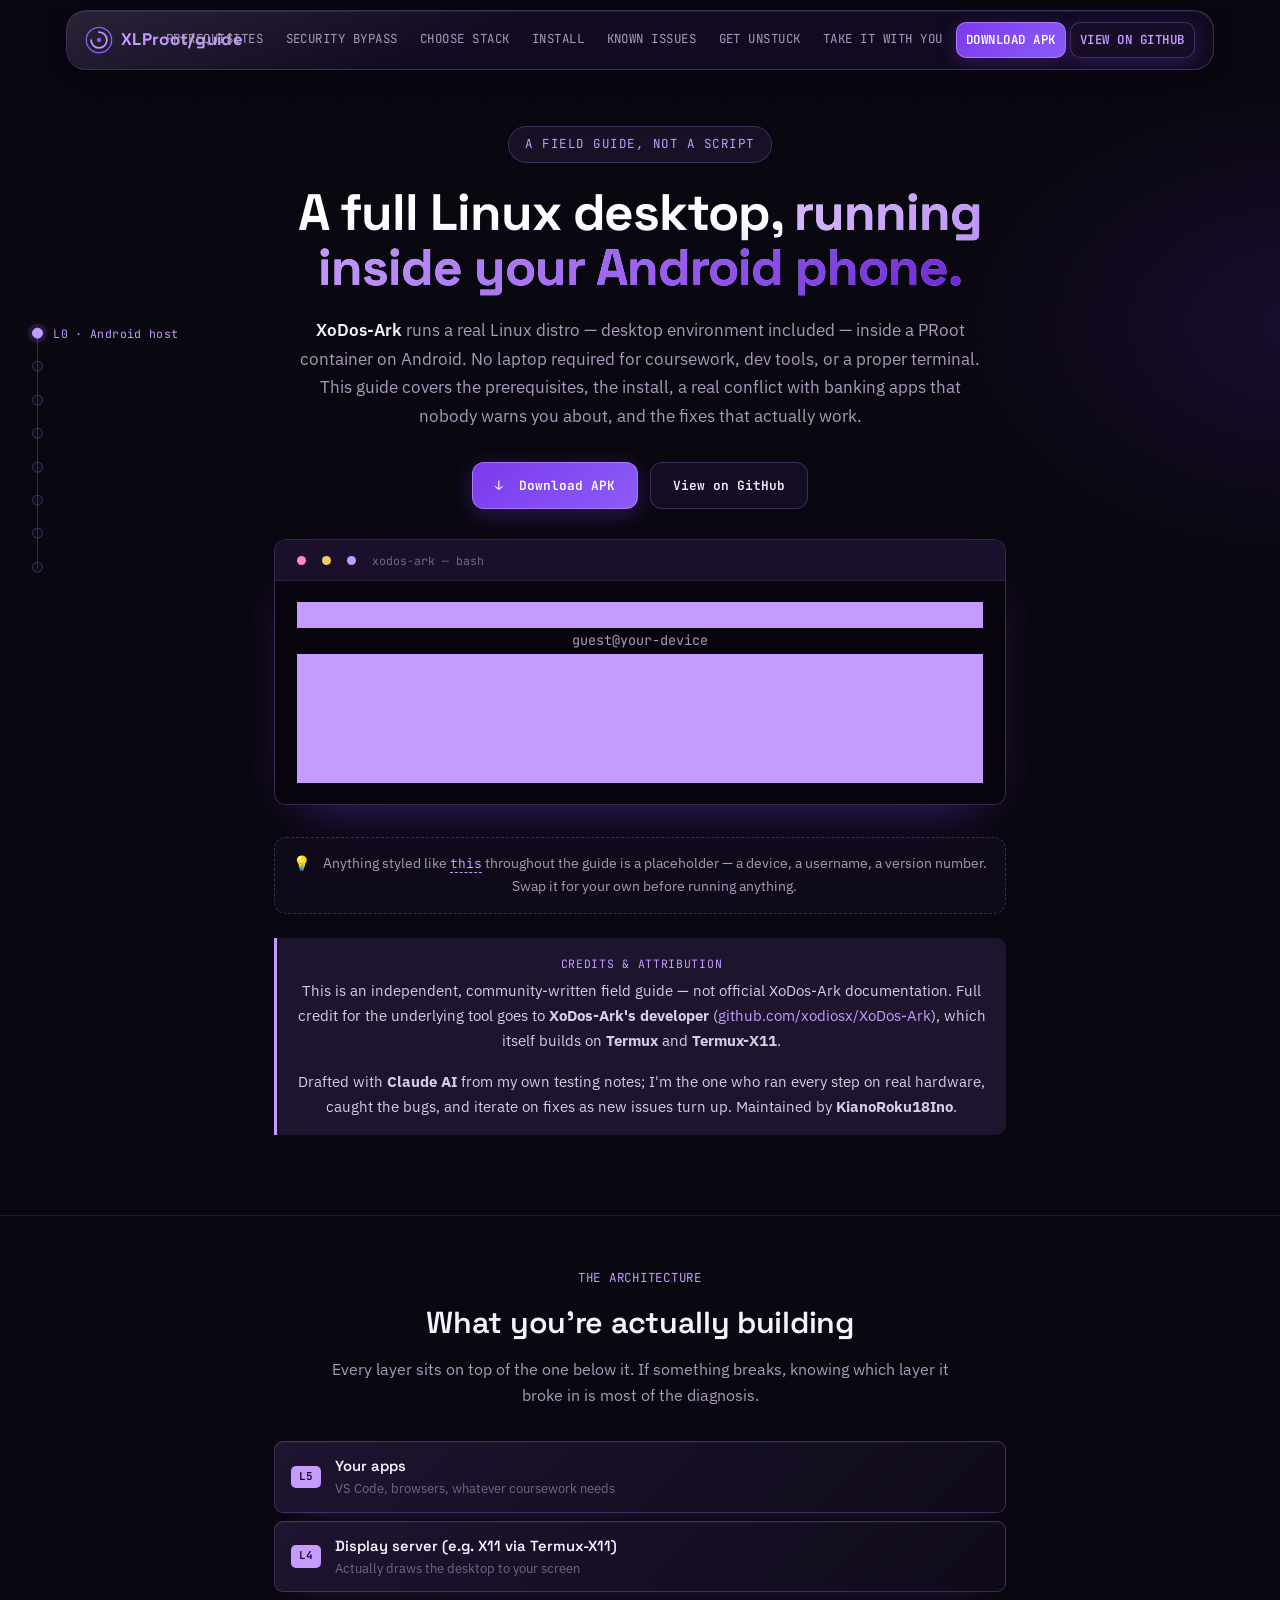
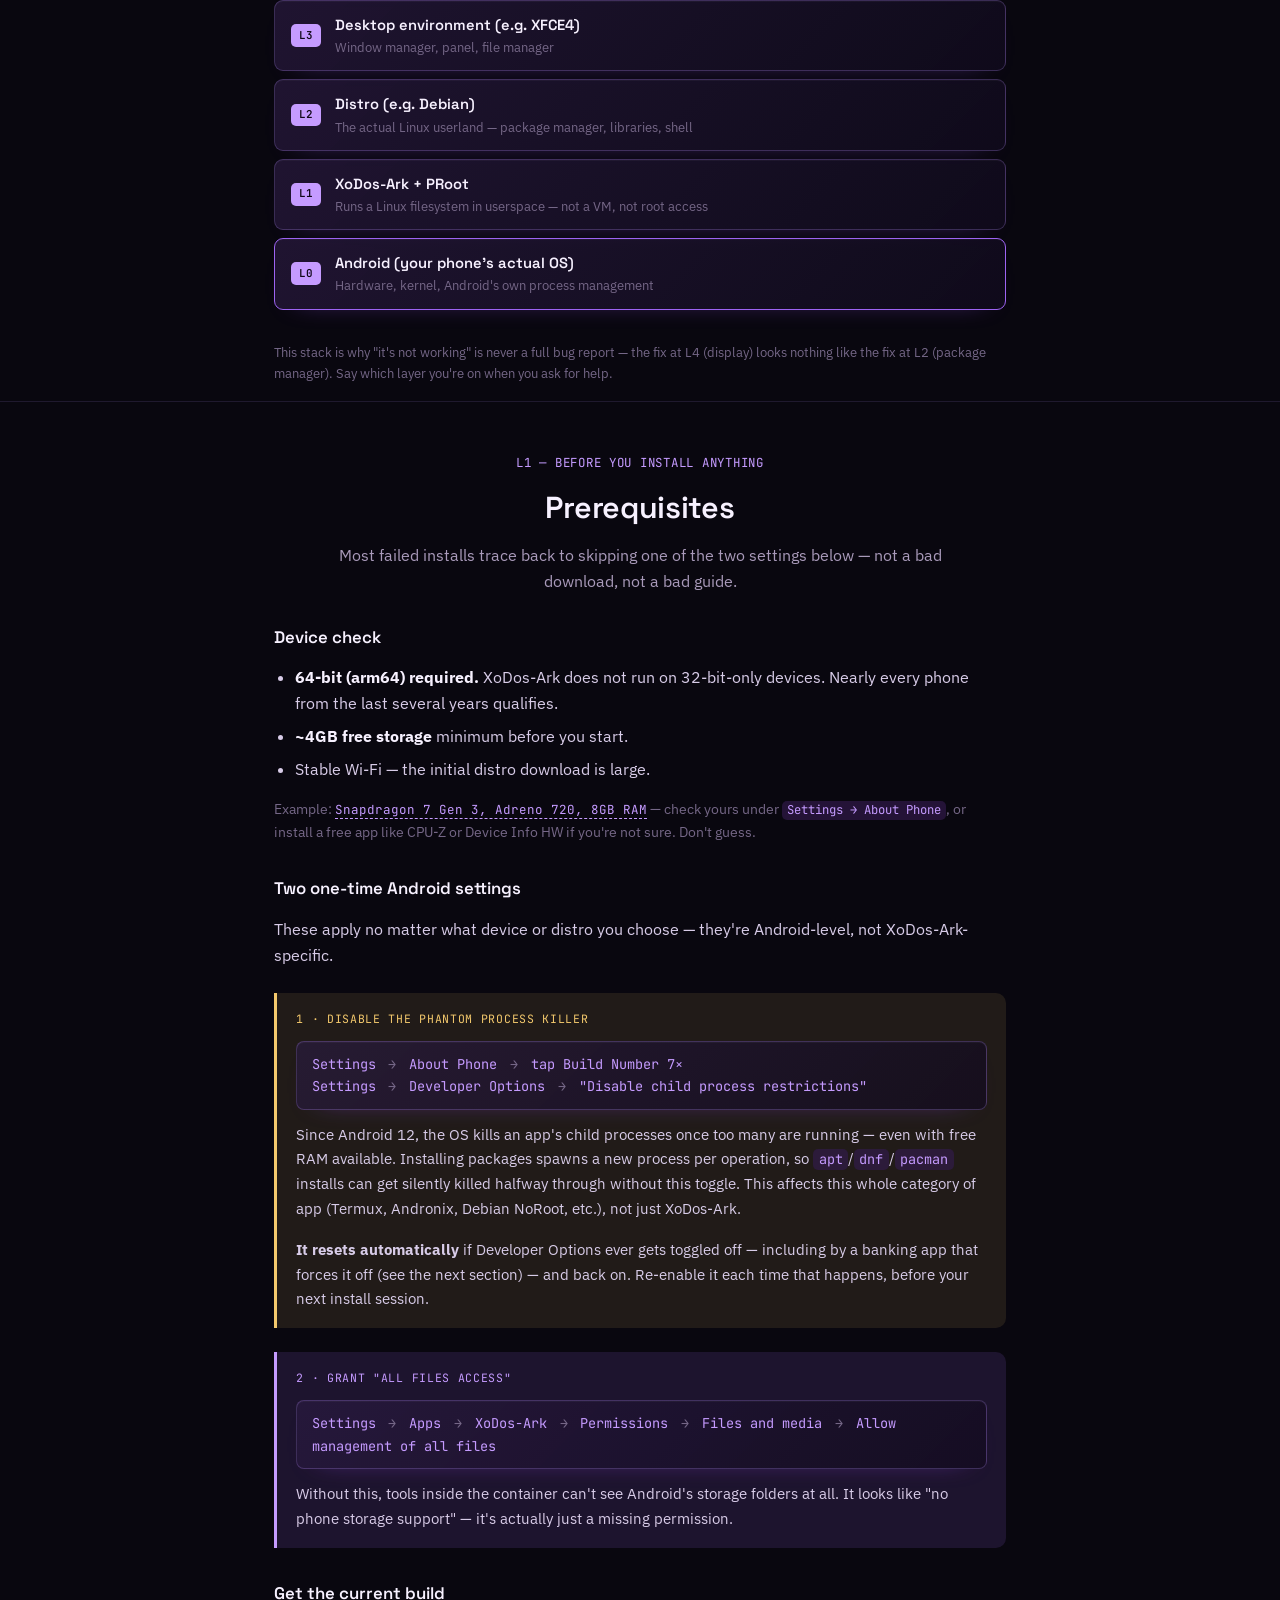
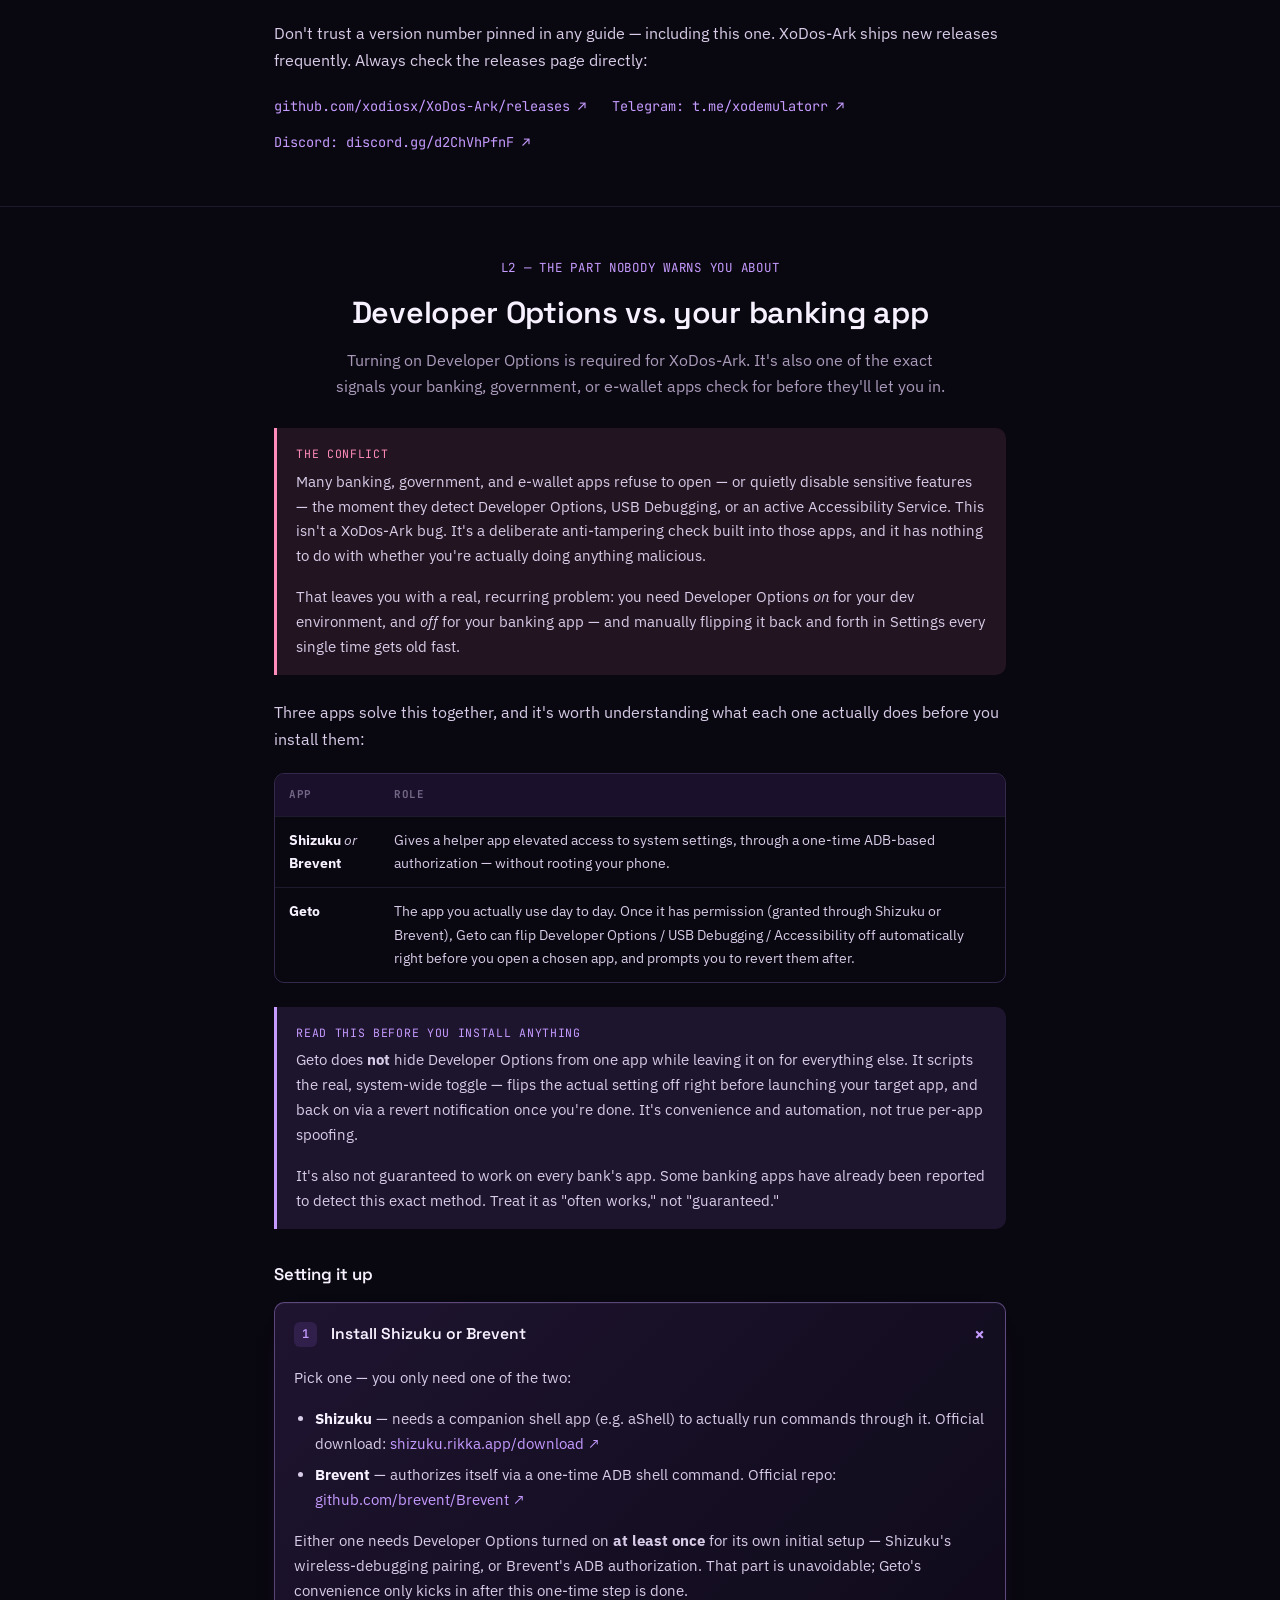
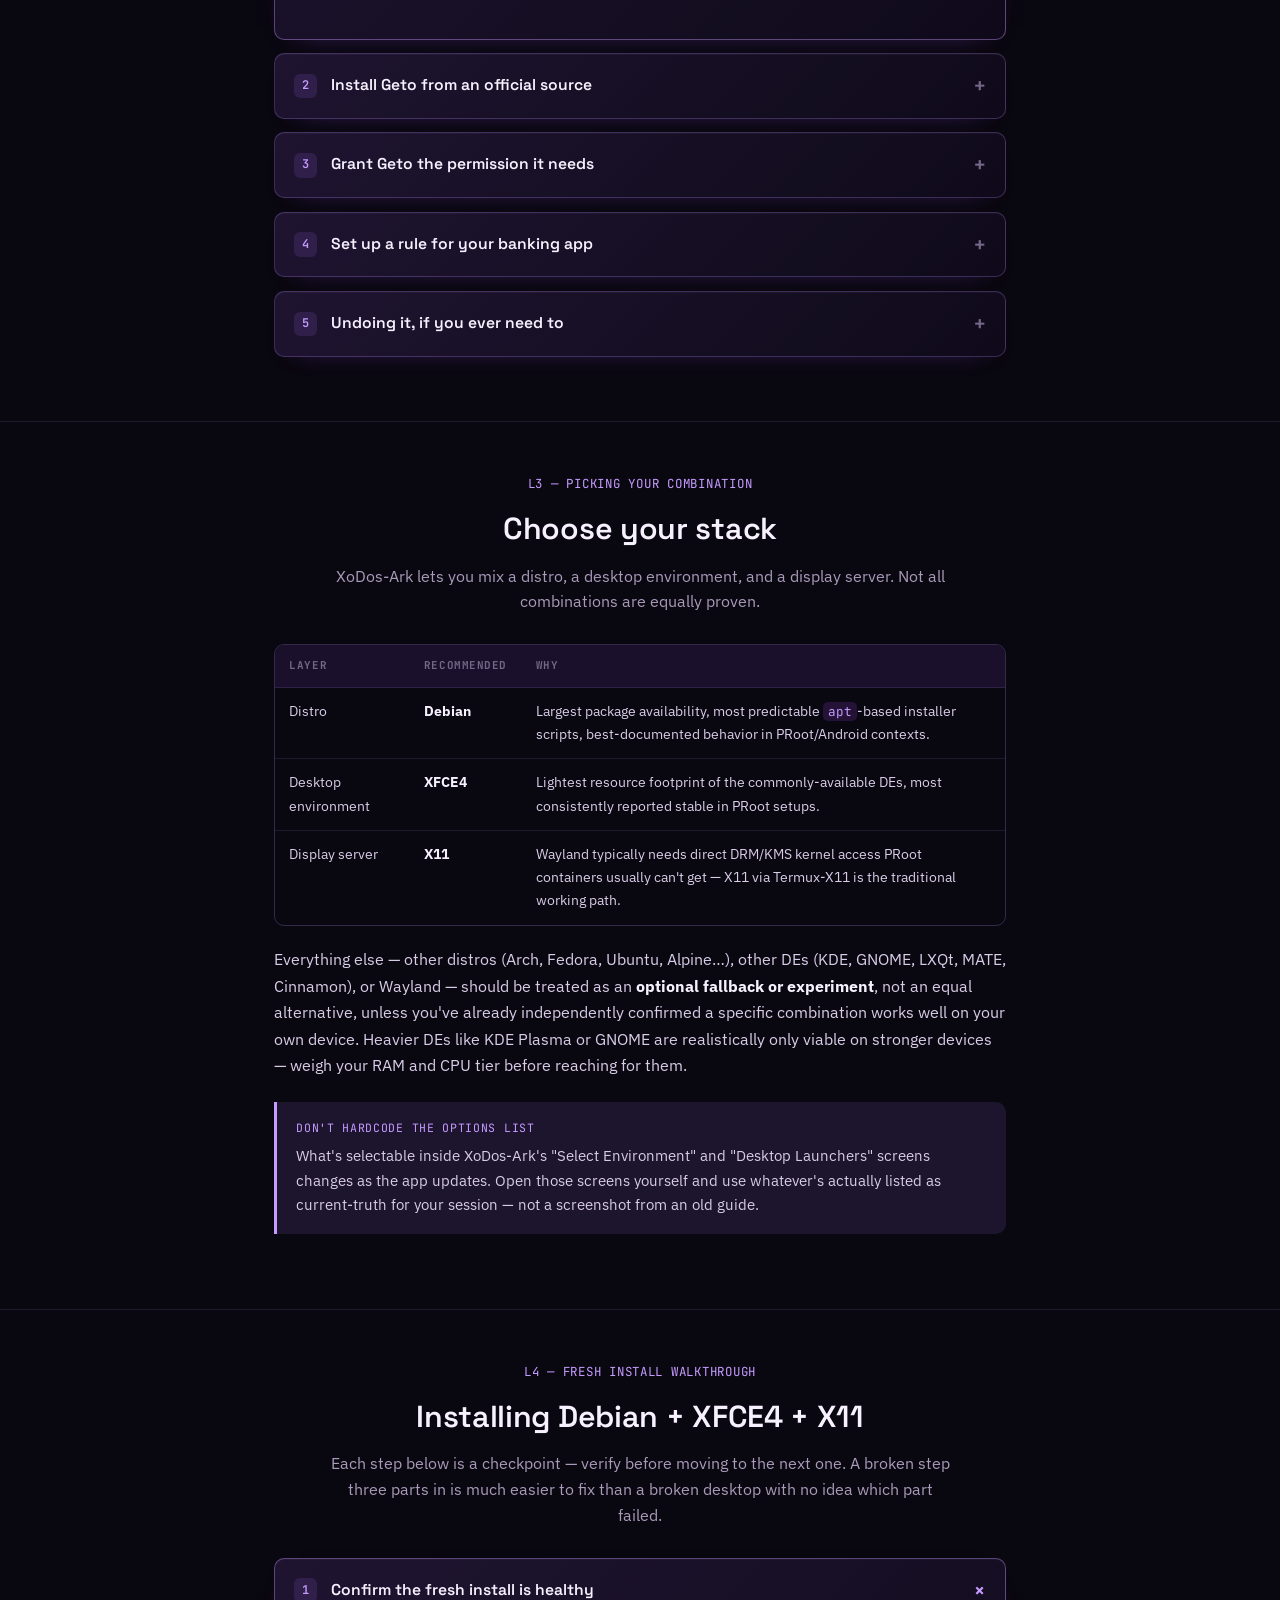
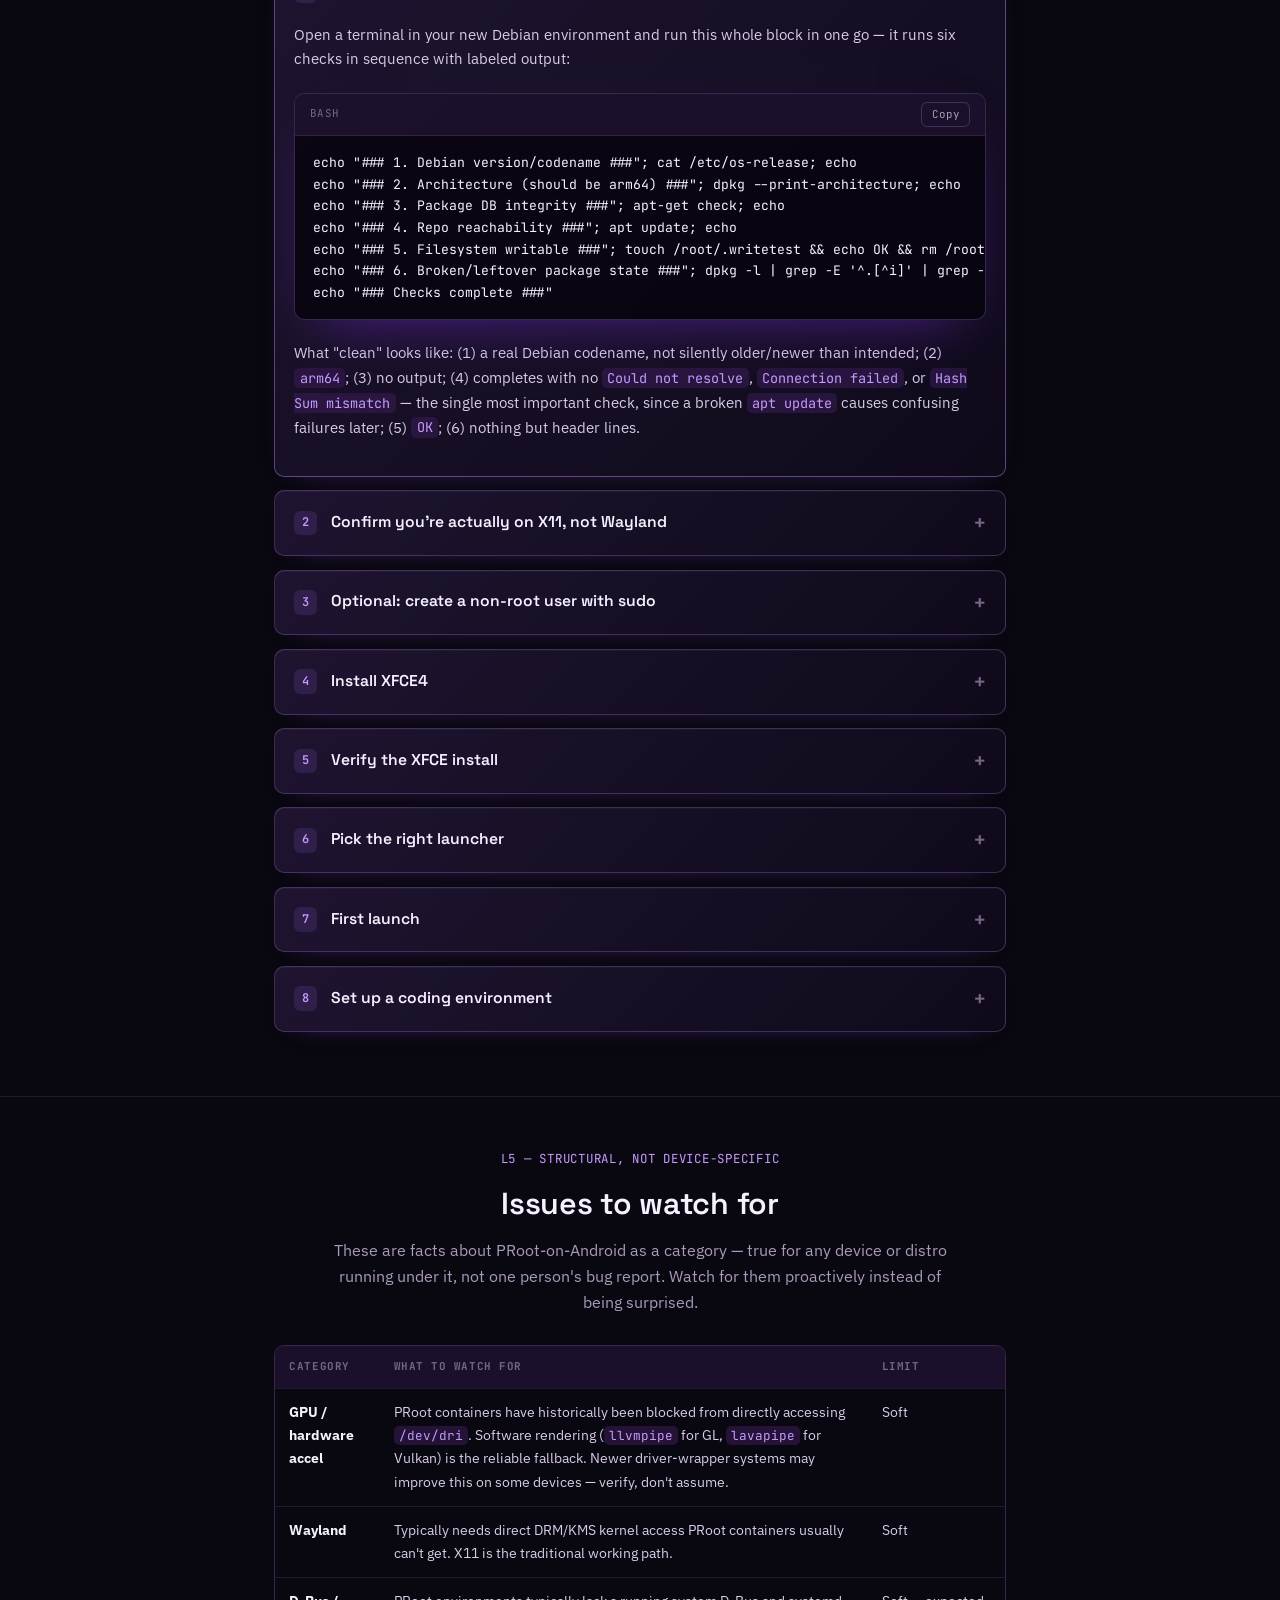
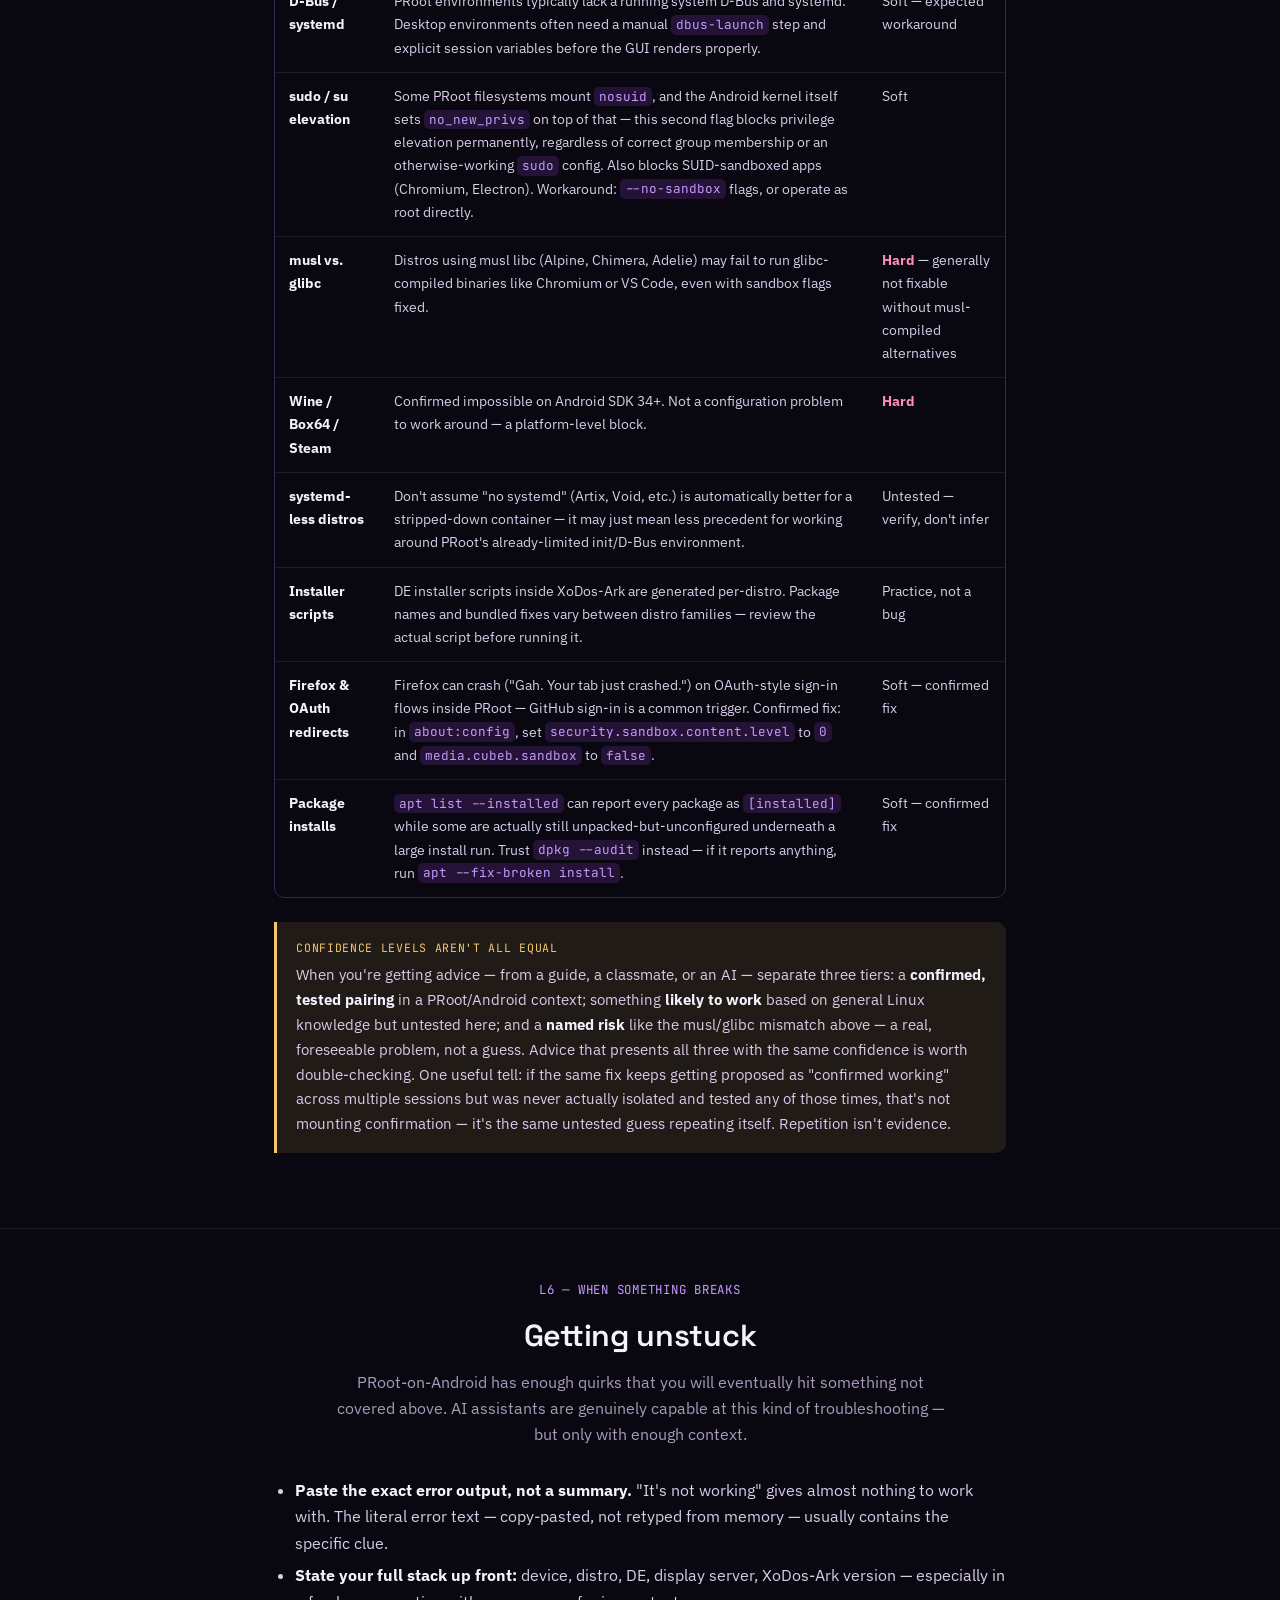
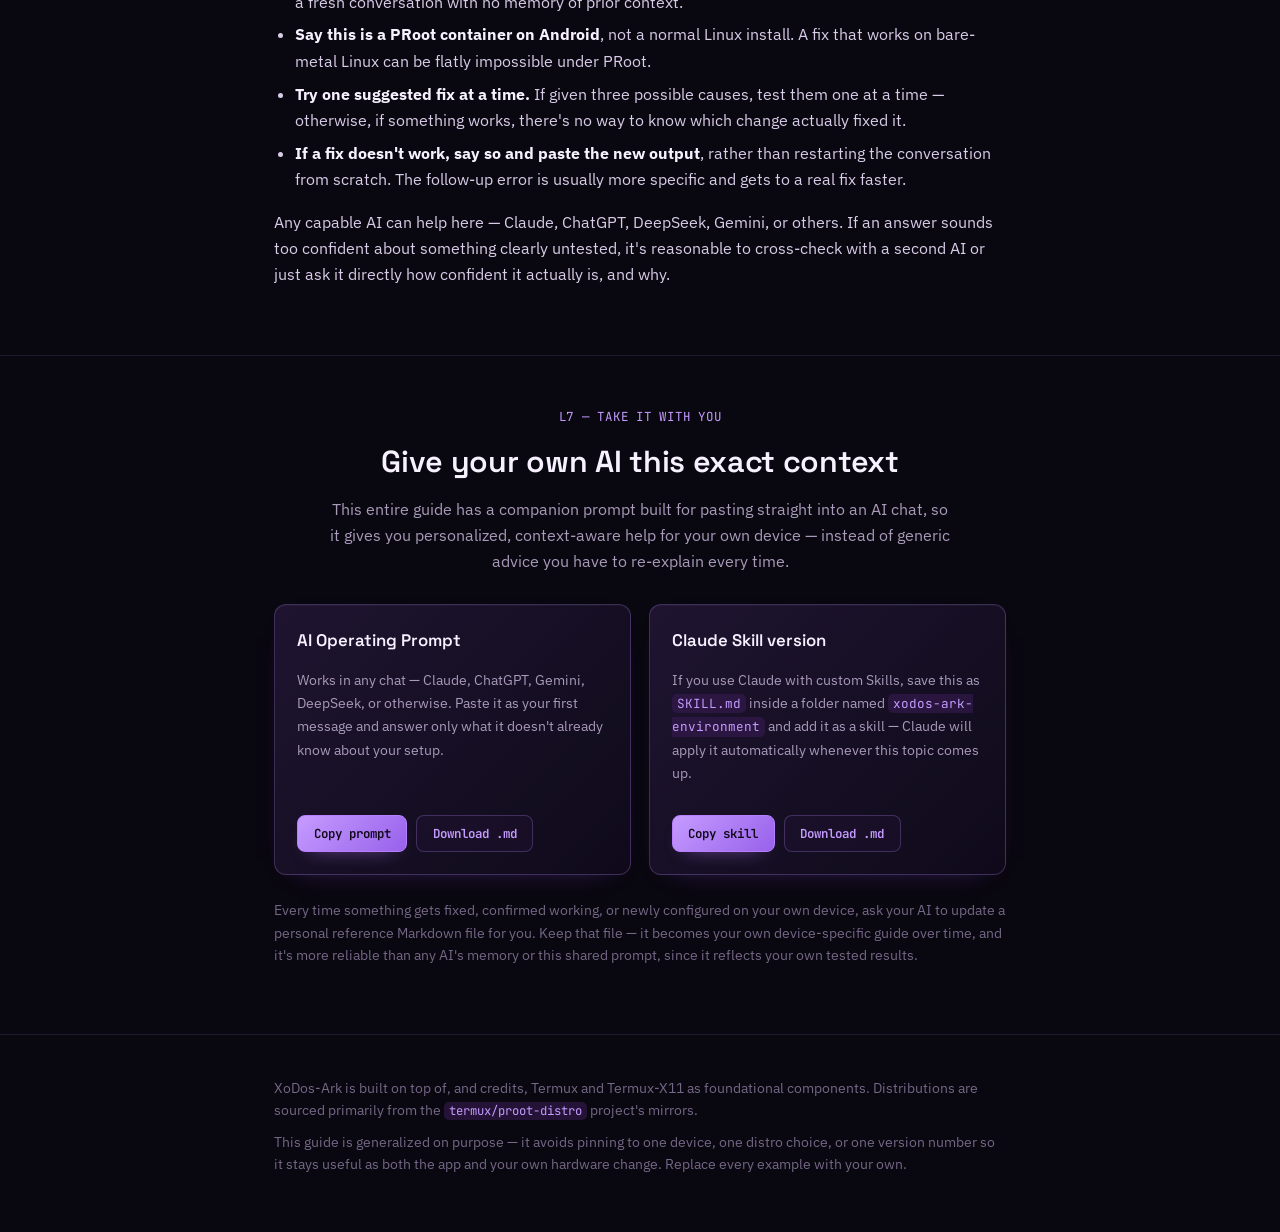
<file: index3.html>
<!DOCTYPE html>
<html lang="en">
<head>
<meta charset="UTF-8">
<meta name="viewport" content="width=device-width, initial-scale=1.0">
<title>XLProot Guide — Real Linux on Android, Without the Guesswork</title>
<meta name="description" content="A beginner-friendly, device-agnostic guide to running a real Linux desktop on Android via PRoot, built on XoDos-Ark — prerequisites, install steps, the banking-app conflict, and known issues.">
<link rel="preconnect" href="https://fonts.googleapis.com">
<link rel="preconnect" href="https://fonts.gstatic.com" crossorigin>
<link href="https://fonts.googleapis.com/css2?family=Space+Grotesk:wght@500;600;700&family=IBM+Plex+Sans:wght@400;500;600&family=JetBrains+Mono:wght@400;500;600&display=swap" rel="stylesheet">
<style>
  :root{
    --bg: #0A0F11;
    --bg-soft: #0E1517;
    --surface: #131C1F;
    --surface-2: #172225;
    --border: #223036;
    --border-soft: #1B2529;
    --text-hi: #EBF3F2;
    --text: #C3D2D1;
    --text-dim: #8CA09E;
    --text-faint: #5B6D6B;
    --accent: #5FD3C4;
    --accent-strong: #38A697;
    --accent-wash: rgba(95,211,196,0.08);
    --warn: #E3AA45;
    --warn-wash: rgba(227,170,69,0.09);
    --danger: #DD6A44;
    --danger-wash: rgba(221,106,68,0.10);
    --display: 'Space Grotesk', sans-serif;
    --body: 'IBM Plex Sans', sans-serif;
    --mono: 'JetBrains Mono', monospace;
    --radius: 12px;
  }

  *{box-sizing:border-box;}
  html{scroll-behavior:smooth;}
  @media (prefers-reduced-motion: reduce){
    html{scroll-behavior:auto;}
    *{animation-duration:0.01ms !important; animation-iteration-count:1 !important; transition-duration:0.01ms !important;}
  }

  body{
    margin:0;
    background:
      radial-gradient(ellipse 900px 500px at 15% -10%, rgba(95,211,196,0.07), transparent 60%),
      radial-gradient(ellipse 700px 500px at 100% 10%, rgba(221,106,68,0.05), transparent 55%),
      var(--bg);
    color:var(--text);
    font-family:var(--body);
    font-size:16px;
    line-height:1.65;
    -webkit-font-smoothing:antialiased;
  }

  a{color:var(--accent); text-decoration:none;}
  a:hover{text-decoration:underline;}
  a:focus-visible, button:focus-visible, summary:focus-visible{
    outline:2px solid var(--accent); outline-offset:2px; border-radius:4px;
  }

  h1,h2,h3,h4{font-family:var(--display); color:var(--text-hi); font-weight:600; margin:0;}
  p{margin:0 0 1rem 0;}
  ul, ol{margin:0 0 1rem 0; padding-left:1.3rem;}
  li{margin-bottom:.4rem;}
  code{font-family:var(--mono); font-size:.9em; background:var(--surface-2); padding:.1em .4em; border-radius:5px; color:var(--accent);}

  .wrap{max-width:780px; margin:0 auto; padding:0 1.5rem;}

  /* ============ TOP NAV ============ */
  .topbar{
    position:sticky; top:0; z-index:50;
    background:rgba(10,15,17,0.85);
    backdrop-filter:blur(10px);
    border-bottom:1px solid var(--border-soft);
  }
  .topbar-inner{
    max-width:1180px; margin:0 auto; padding:0 1.5rem;
    display:flex; align-items:center; justify-content:space-between; gap:1rem;
    height:56px;
  }
  .brand{
    font-family:var(--display); font-weight:700; font-size:1rem; color:var(--text-hi);
    white-space:nowrap; letter-spacing:-.01em;
  }
  .brand span{color:var(--accent);}
  .topnav{
    display:flex; gap:1.4rem; overflow-x:auto; scrollbar-width:none;
    font-family:var(--mono); font-size:.78rem; text-transform:uppercase; letter-spacing:.04em;
  }
  .topnav::-webkit-scrollbar{display:none;}
  .topnav a{color:var(--text-dim); white-space:nowrap; padding:.3rem 0; border-bottom:2px solid transparent;}
  .topnav a:hover{color:var(--text-hi); text-decoration:none;}
  .topnav a.active{color:var(--accent); border-color:var(--accent);}

  /* ============ STACK RAIL (signature element) ============ */
  .stack-rail{
    position:fixed; left:2rem; top:50%; transform:translateY(-50%);
    z-index:40; display:flex; flex-direction:column; align-items:flex-start;
  }
  .stack-rail .rail-line{
    position:absolute; left:5px; top:6px; bottom:6px; width:1px; background:var(--border);
  }
  .stack-rail ol{list-style:none; margin:0; padding:0; display:flex; flex-direction:column; gap:1.15rem;}
  .stack-rail li{margin:0;}
  .stack-rail button{
    background:none; border:none; cursor:pointer; display:flex; align-items:center; gap:.65rem;
    padding:0; font-family:var(--mono); color:var(--text-faint); font-size:.72rem;
  }
  .stack-rail .node{
    width:11px; height:11px; border-radius:50%; background:var(--bg-soft);
    border:1.5px solid var(--border); flex:none; transition:all .25s ease;
  }
  .stack-rail .lbl{
    opacity:0; transform:translateX(-6px); transition:all .25s ease; white-space:nowrap;
    letter-spacing:.03em;
  }
  .stack-rail li:hover .lbl{opacity:1; transform:translateX(0); color:var(--text-dim);}
  .stack-rail li.active .node{background:var(--accent); border-color:var(--accent); box-shadow:0 0 0 4px var(--accent-wash);}
  .stack-rail li.active .lbl{opacity:1; transform:translateX(0); color:var(--accent);}
  @media (max-width: 1180px){ .stack-rail{display:none;} }

  /* ============ HERO ============ */
  .hero{padding:5rem 0 3.5rem;}
  .eyebrow{
    font-family:var(--mono); font-size:.78rem; text-transform:uppercase; letter-spacing:.08em;
    color:var(--accent); display:flex; align-items:center; gap:.6rem; margin-bottom:1.4rem;
  }
  .eyebrow .dash{width:22px; height:1px; background:var(--accent);}
  .hero h1{
    font-size:clamp(2.1rem, 5.5vw, 3.2rem); line-height:1.08; letter-spacing:-.02em; margin-bottom:1.3rem;
  }
  .hero h1 em{font-style:normal; color:var(--accent);}
  .hero .lede{font-size:1.08rem; color:var(--text); max-width:60ch; margin-bottom:2rem;}
  .hero .lede strong{color:var(--text-hi); font-weight:600;}

  .terminal{
    background:#080C0D; border:1px solid var(--border); border-radius:var(--radius);
    overflow:hidden; box-shadow:0 20px 60px -20px rgba(0,0,0,0.6);
  }
  .terminal-head{
    display:flex; align-items:center; gap:.5rem; padding:.65rem .9rem;
    background:var(--surface); border-bottom:1px solid var(--border-soft);
  }
  .terminal-head .dot{width:9px; height:9px; border-radius:50%;}
  .terminal-head .dot:nth-child(1){background:#DD6A44;}
  .terminal-head .dot:nth-child(2){background:#E3AA45;}
  .terminal-head .dot:nth-child(3){background:#5FD3C4;}
  .terminal-head span{font-family:var(--mono); font-size:.72rem; color:var(--text-faint); margin-left:.5rem;}
  .terminal-body{
    padding:1.3rem 1.4rem; font-family:var(--mono); font-size:.85rem; line-height:1.9;
    min-height:220px;
  }
  .terminal-body .line{color:var(--text-dim);}
  .terminal-body .prompt{color:var(--accent);}
  .terminal-body .ok{color:var(--accent);}
  .terminal-body .cursor{display:inline-block; width:7px; height:1em; background:var(--accent); vertical-align:middle; animation:blink 1s steps(1) infinite;}
  @keyframes blink{50%{opacity:0;}}

  .example-key{
    display:flex; gap:.7rem; align-items:flex-start; margin-top:2rem;
    padding:.9rem 1.1rem; border:1px dashed var(--border); border-radius:var(--radius);
    font-size:.88rem; color:var(--text-dim);
  }
  .swap{border-bottom:1.5px dashed var(--accent); color:var(--accent); font-family:var(--mono); font-size:.92em;}

  /* ============ SECTIONS ============ */
  section{padding:3.2rem 0; border-top:1px solid var(--border-soft);}
  .section-head{margin-bottom:1.8rem;}
  .section-num{font-family:var(--mono); font-size:.78rem; color:var(--accent); letter-spacing:.06em; display:block; margin-bottom:.6rem;}
  .section-head h2{font-size:clamp(1.5rem,3.2vw,1.9rem); letter-spacing:-.01em; margin-bottom:.6rem;}
  .section-head .sub{color:var(--text-dim); font-size:.98rem; max-width:62ch;}

  /* Architecture stack diagram */
  .arch-diagram{margin:2rem 0; display:flex; flex-direction:column-reverse; gap:.5rem;}
  .arch-layer{
    display:flex; align-items:center; gap:.9rem; padding:.75rem 1rem;
    background:var(--surface); border:1px solid var(--border); border-radius:9px;
  }
  .arch-layer .tag{
    font-family:var(--mono); font-size:.68rem; color:var(--bg); background:var(--accent);
    padding:.15rem .5rem; border-radius:5px; flex:none; font-weight:600;
  }
  .arch-layer .name{font-family:var(--display); font-weight:600; color:var(--text-hi); font-size:.92rem;}
  .arch-layer .desc{color:var(--text-faint); font-size:.8rem;}
  .arch-layer.host{border-color:var(--accent-strong);}

  /* callouts */
  .callout{
    border-left:3px solid var(--accent); background:var(--accent-wash);
    padding:1rem 1.2rem; border-radius:0 10px 10px 0; margin:1.5rem 0; font-size:.94rem;
  }
  .callout p:last-child{margin-bottom:0;}
  .callout .head{font-family:var(--mono); font-size:.72rem; text-transform:uppercase; letter-spacing:.06em; color:var(--accent); margin-bottom:.4rem; display:block;}
  .callout.warn{border-color:var(--warn); background:var(--warn-wash);}
  .callout.warn .head{color:var(--warn);}
  .callout.danger{border-color:var(--danger); background:var(--danger-wash);}
  .callout.danger .head{color:var(--danger);}

  /* code blocks */
  .code-block{
    position:relative; background:#080C0D; border:1px solid var(--border);
    border-radius:10px; margin:1.3rem 0; overflow:hidden;
  }
  .code-block-head{
    display:flex; justify-content:space-between; align-items:center; padding:.5rem .9rem;
    background:var(--surface); border-bottom:1px solid var(--border-soft);
    font-family:var(--mono); font-size:.68rem; letter-spacing:.05em; text-transform:uppercase;
    color:var(--text-faint);
  }
  .copy-btn{
    font-family:var(--mono); font-size:.68rem; background:transparent; border:1px solid var(--border);
    color:var(--text-dim); padding:.28rem .6rem; border-radius:6px; cursor:pointer; transition:all .15s;
    text-transform:none; letter-spacing:0;
  }
  .copy-btn:hover{border-color:var(--accent); color:var(--accent);}
  .copy-btn.copied{border-color:var(--accent); color:var(--accent); background:var(--accent-wash);}
  pre{margin:0; padding:1rem 1.1rem; overflow-x:auto; font-family:var(--mono); font-size:.82rem; line-height:1.65; color:var(--text-hi);}
  pre code{background:none; padding:0; color:inherit; font-size:1em;}

  .path{font-family:var(--mono); font-size:.85rem; background:var(--surface-2); border:1px solid var(--border); border-radius:8px; padding:.7rem .9rem; display:block; color:var(--text-hi); margin:.8rem 0;}
  .path .arrow{color:var(--text-faint); margin:0 .3rem;}

  /* tables */
  .tbl-wrap{overflow-x:auto; margin:1.3rem 0; border:1px solid var(--border); border-radius:10px;}
  table{width:100%; border-collapse:collapse; font-size:.88rem; min-width:520px;}
  th,td{padding:.75rem .9rem; border-bottom:1px solid var(--border-soft); text-align:left; vertical-align:top;}
  th{font-family:var(--mono); font-size:.68rem; text-transform:uppercase; letter-spacing:.05em; color:var(--text-faint); background:var(--surface);}
  tr:last-child td{border-bottom:none;}
  td{color:var(--text);}
  td strong{color:var(--text-hi);}

  /* details/accordion steps */
  details.step{
    border:1px solid var(--border); border-radius:10px; margin-bottom:.85rem; background:var(--surface);
    overflow:hidden;
  }
  details.step[open]{border-color:var(--border);}
  details.step > summary{
    cursor:pointer; padding:1rem 1.2rem; font-family:var(--display); font-weight:600; font-size:.98rem;
    display:flex; gap:.85rem; align-items:center; list-style:none; color:var(--text-hi);
  }
  details.step > summary::-webkit-details-marker{display:none;}
  details.step > summary .step-num{
    font-family:var(--mono); font-size:.75rem; color:var(--accent); background:var(--accent-wash);
    border-radius:6px; padding:.15rem .5rem; flex:none;
  }
  details.step > summary::after{
    content:'+'; margin-left:auto; color:var(--text-faint); font-size:1.2rem; font-family:var(--mono);
    transition:transform .2s;
  }
  details.step[open] > summary::after{transform:rotate(45deg); color:var(--accent);}
  .step-body{padding:0 1.2rem 1.2rem 1.2rem; font-size:.94rem;}
  .step-body p:first-child{margin-top:0;}

  /* takeaway cards */
  .card-grid{display:grid; grid-template-columns:1fr 1fr; gap:1.1rem; margin-top:1.6rem;}
  @media (max-width:700px){ .card-grid{grid-template-columns:1fr;} }
  .prompt-card{
    background:var(--surface); border:1px solid var(--border); border-radius:var(--radius);
    padding:1.4rem; display:flex; flex-direction:column; gap:.9rem;
  }
  .prompt-card h3{font-size:1.05rem;}
  .prompt-card .desc{color:var(--text-dim); font-size:.88rem; flex-grow:1;}
  .prompt-card .btn-row{display:flex; gap:.6rem; flex-wrap:wrap;}
  .btn{
    font-family:var(--mono); font-size:.78rem; padding:.55rem .95rem; border-radius:8px; cursor:pointer;
    border:1px solid var(--accent-strong); background:var(--accent); color:#06110F; font-weight:600;
    transition:all .15s; display:inline-flex; align-items:center; gap:.4rem;
  }
  .btn:hover{background:var(--accent-strong); border-color:var(--accent-strong);}
  .btn.ghost{background:transparent; color:var(--accent); border-color:var(--border);}
  .btn.ghost:hover{border-color:var(--accent);}
  .btn.copied{background:var(--text-hi); border-color:var(--text-hi);}

  /* misc */
  .divider-note{color:var(--text-faint); font-size:.85rem; margin-top:.6rem;}
  .link-list{display:flex; flex-wrap:wrap; gap:.6rem 1.6rem; margin:1.2rem 0 0; padding:0; list-style:none;}
  .link-list li{margin:0;}
  .link-list a{font-family:var(--mono); font-size:.85rem;}

  footer{border-top:1px solid var(--border-soft); padding:2.6rem 0 3.5rem;}
  footer .wrap{display:flex; flex-direction:column; gap:.6rem;}
  footer p{color:var(--text-faint); font-size:.85rem; margin:0;}
  footer a{color:var(--text-dim);}

  .fig-caption{font-size:.82rem; color:var(--text-faint); margin-top:.5rem;}


  /* ============ PURPLE LIQUID-GLASS THEME ============
     Visual-only override: content and interactions remain unchanged. */
  :root{
    --bg:#09070f;
    --bg-soft:#100b1b;
    --surface:rgba(24,16,39,.72);
    --surface-2:rgba(37,23,59,.78);
    --border:rgba(184,145,255,.25);
    --border-soft:rgba(184,145,255,.13);
    --text-hi:#f7f1ff;
    --text:#d8cce8;
    --text-dim:#a99aba;
    --text-faint:#756787;
    --accent:#c59bff;
    --accent-strong:#9d63f2;
    --accent-wash:rgba(169,108,255,.13);
    --warn:#f4c96d;
    --warn-wash:rgba(244,201,109,.1);
    --danger:#ff8cba;
    --danger-wash:rgba(255,140,186,.1);
  }

  body{
    background:
      radial-gradient(ellipse 680px 430px at 8% -8%, rgba(143,74,255,.25), transparent 64%),
      radial-gradient(ellipse 620px 420px at 102% 3%, rgba(81,34,157,.22), transparent 61%),
      radial-gradient(ellipse 720px 500px at 48% 110%, rgba(73,27,123,.14), transparent 70%),
      var(--bg);
  }

  body::before{
    content:""; position:fixed; inset:0; pointer-events:none; z-index:-1; opacity:.22;
    background-image:linear-gradient(rgba(190,151,255,.035) 1px, transparent 1px),linear-gradient(90deg, rgba(190,151,255,.035) 1px, transparent 1px);
    background-size:48px 48px;
    mask-image:linear-gradient(to bottom, black, transparent 76%);
  }

  a{color:var(--accent);}
  a:hover{color:#eadbff;}
  a:focus-visible, button:focus-visible, summary:focus-visible{outline-color:var(--accent);}

  .topbar{
    background:rgba(9,7,15,.78);
    border-bottom-color:var(--border-soft);
    box-shadow:0 8px 28px rgba(0,0,0,.18);
  }
  .brand{color:var(--text-hi);}
  .brand span,.topnav a.active{color:var(--accent);}
  .topnav a:hover{color:var(--text-hi);}

  .stack-rail .rail-line{background:var(--border);}
  .stack-rail .node{background:var(--bg-soft);border-color:var(--border);}
  .stack-rail li.active .node{background:var(--accent);border-color:var(--accent);box-shadow:0 0 0 4px var(--accent-wash),0 0 18px rgba(173,111,255,.34);}
  .stack-rail li.active .lbl{color:var(--accent);}

  .hero h1 em{color:var(--accent);}
  .terminal,.code-block{
    background:rgba(8,5,15,.88);
    border-color:var(--border);
    box-shadow:0 22px 55px -28px rgba(118,52,217,.65), inset 0 1px 0 rgba(255,255,255,.035);
  }
  .terminal-head,.code-block-head,th{background:rgba(34,21,54,.72);border-bottom-color:var(--border-soft);}
  .terminal-head .dot:nth-child(1){background:#ff8cba;}
  .terminal-head .dot:nth-child(2){background:#f4c96d;}
  .terminal-head .dot:nth-child(3){background:var(--accent);}
  .terminal-body .prompt,.terminal-body .ok,.terminal-body .cursor{color:var(--accent);background-color:var(--accent);}
  .example-key{border-color:var(--border);background:rgba(31,19,48,.34);}
  .swap{border-color:var(--accent);color:var(--accent);}

  section,footer{border-color:var(--border-soft);}
  .section-num,.eyebrow{color:var(--accent);}
  .eyebrow .dash{background:var(--accent);}

  .arch-layer,.prompt-card,details.step,.path{
    background:linear-gradient(135deg,rgba(43,27,66,.66),rgba(18,12,31,.72));
    border-color:var(--border);
    box-shadow:inset 0 1px 0 rgba(255,255,255,.035),0 10px 28px -24px rgba(139,74,231,.8);
  }
  .arch-layer:hover,.prompt-card:hover,details.step:hover{border-color:rgba(197,155,255,.42);}
  .arch-layer .tag{color:#100819;background:var(--accent);}
  .arch-layer.host{border-color:var(--accent-strong);}

  .callout{border-left-color:var(--accent);background:var(--accent-wash);}
  .callout .head{color:var(--accent);}
  .callout.warn{border-color:var(--warn);background:var(--warn-wash);}
  .callout.danger{border-color:var(--danger);background:var(--danger-wash);}

  code,.path{color:var(--accent);}
  code{background:rgba(52,28,79,.64);}
  .copy-btn{border-color:var(--border);}
  .copy-btn:hover,.copy-btn.copied{border-color:var(--accent);color:var(--accent);background:var(--accent-wash);}

  .tbl-wrap{border-color:var(--border);}
  th,td{border-color:var(--border-soft);}
  td{color:var(--text);}
  details.step[open]{border-color:rgba(197,155,255,.4);}
  details.step > summary .step-num{color:var(--accent);background:var(--accent-wash);}
  details.step[open] > summary::after{color:var(--accent);}

  .btn{background:linear-gradient(135deg,#c59bff,#9861eb);border-color:#b77eff;color:#100819;box-shadow:0 8px 20px -14px rgba(187,126,255,.95);}
  .btn:hover{background:linear-gradient(135deg,#d5b8ff,#a873f4);border-color:#c59bff;}
  .btn.ghost{background:rgba(33,20,52,.44);color:var(--accent);border-color:var(--border);box-shadow:none;}
  .btn.ghost:hover{border-color:var(--accent);background:var(--accent-wash);}

  @media (prefers-reduced-motion: no-preference){
    .arch-layer,.prompt-card,details.step,.btn{transition:border-color .18s ease,background .18s ease,box-shadow .18s ease;}
  }



  /* ============ REFERENCE-INSPIRED RESPONSIVE HERO + NAV ============ */
  .topbar{position:sticky;top:max(10px,env(safe-area-inset-top));width:100%;max-width:1180px;margin:10px auto 0;padding:0 max(1rem,env(safe-area-inset-left),env(safe-area-inset-right));background:transparent;border:0;box-shadow:none;}
  .topbar-inner{min-height:60px;padding:8px clamp(12px,3vw,18px);border:1px solid var(--border);border-radius:20px;display:flex;align-items:center;justify-content:space-between;gap:12px;background:rgba(25,14,45,.58);box-shadow:0 8px 32px rgba(3,2,10,.4),inset 0 1px 0 rgba(255,255,255,.08);backdrop-filter:blur(14px) saturate(1.3);-webkit-backdrop-filter:blur(14px) saturate(1.3);}
  .topbar-inner:before{content:"";position:absolute;inset:0;border-radius:inherit;pointer-events:none;background:linear-gradient(160deg,rgba(255,255,255,.1),transparent 38%);}
  .brand{display:flex;align-items:center;gap:8px;color:var(--text-hi);text-decoration:none;font-size:clamp(.95rem,3.8vw,1.05rem);font-weight:700;letter-spacing:.3px;min-width:0;position:relative;}
  .brand svg{width:28px;height:28px;flex:none;}
  .brand span span{color:var(--accent);}
  .nav-toggle{display:none;flex-direction:column;justify-content:center;gap:5px;width:44px;height:44px;padding:10px;background:rgba(169,108,255,.14);border:1px solid var(--border);border-radius:12px;cursor:pointer;flex:none;position:relative;}
  .nav-toggle span{display:block;height:2px;width:100%;background:var(--text-hi);border-radius:2px;transition:transform .2s ease,opacity .2s ease;}
  .nav-toggle[aria-expanded=true] span:nth-child(1){transform:translateY(7px) rotate(45deg)}
  .nav-toggle[aria-expanded=true] span:nth-child(2){opacity:0}
  .nav-toggle[aria-expanded=true] span:nth-child(3){transform:translateY(-7px) rotate(-45deg)}
  .topnav{position:relative;display:flex;align-items:center;gap:4px;overflow:visible;}
  .topnav a{color:var(--text-dim);text-decoration:none;font-size:.78rem;padding:7px 9px;border-radius:10px;white-space:nowrap;transition:color .18s ease,background .18s ease;}
  .topnav a:hover{color:var(--text-hi);background:var(--accent-wash);text-decoration:none;}
  .topnav a.nav-action{color:#fff;background:linear-gradient(135deg,#7c3aed,#8b5cf6);border:1px solid rgba(197,155,255,.6);box-shadow:0 4px 18px rgba(124,58,237,.28);font-weight:600;}
  .topnav a.nav-action-ghost{color:var(--accent);border:1px solid var(--border);background:rgba(33,20,52,.44);}

  .hero{text-align:center;}
  .hero .eyebrow{display:inline-flex;justify-content:center;padding:7px 16px;border:1px solid var(--border);border-radius:999px;background:rgba(169,108,255,.1);backdrop-filter:blur(10px);-webkit-backdrop-filter:blur(10px);letter-spacing:.12em;}
  .hero .eyebrow .dash{display:none;}
  .hero h1{max-width:980px;margin-left:auto;margin-right:auto;font-weight:800;background:linear-gradient(180deg,#fff 30%,#c4b5fd);-webkit-background-clip:text;background-clip:text;color:transparent;}
  .hero h1 em{background:linear-gradient(120deg,#d8b8ff,#9d63f2 60%,#6d28d9);-webkit-background-clip:text;background-clip:text;color:transparent;}
  .hero .lede{max-width:680px;margin-left:auto;margin-right:auto;color:var(--text-dim);}
  .hero-actions{display:flex;justify-content:center;align-items:center;gap:12px;flex-wrap:wrap;margin:0 auto 30px;}
  .hero-btn{display:inline-flex;align-items:center;justify-content:center;min-height:46px;width:100%;max-width:320px;padding:12px 22px;border-radius:12px;text-decoration:none;font-family:var(--mono);font-size:.8rem;font-weight:600;transition:transform .15s ease,border-color .2s ease,background .2s ease;}
  .hero-btn:hover{transform:translateY(-1px);text-decoration:none;}
  .hero-btn-primary{color:#fff;background:linear-gradient(135deg,#7c3aed,#8b5cf6);border:1px solid rgba(197,155,255,.6);box-shadow:0 5px 22px rgba(124,58,237,.32);}
  .hero-btn-ghost{color:var(--text-hi);background:rgba(33,20,52,.5);border:1px solid var(--border);}
  .hero-btn-ghost:hover{border-color:rgba(236,231,247,.45);background:var(--accent-wash);}
  .terminal{margin-top:0;}
  main section:not(#start) .section-head,.section-head{text-align:center;}
  .section-head .sub{margin-left:auto;margin-right:auto;}
  .reveal-ready{opacity:0;transform:translateY(18px);transition:opacity .55s ease,transform .55s ease;}
  .reveal-ready.is-visible{opacity:1;transform:none;}
  @media(min-width:700px){.hero-btn{width:auto}.hero-actions{margin-bottom:30px;}}
  @media(max-width:900px){.topbar{padding-inline:max(12px,env(safe-area-inset-left),env(safe-area-inset-right));}.nav-toggle{display:flex}.topnav{position:absolute;top:calc(100% + 8px);left:0;right:0;flex-direction:column;align-items:stretch;gap:6px;padding:14px;border-radius:16px;background:rgba(18,11,34,.95);border:1px solid var(--border);backdrop-filter:blur(16px);-webkit-backdrop-filter:blur(16px);box-shadow:0 16px 40px rgba(3,2,10,.6);opacity:0;visibility:hidden;transform:translateY(-8px);transition:opacity .2s ease,transform .2s ease,visibility .2s;}.topnav.open{opacity:1;visibility:visible;transform:none}.topnav a{padding:12px 14px;font-size:.9rem;text-align:center}.topnav .nav-action{margin-top:2px;}}
  @media(max-width:560px){.topbar{margin-top:8px}.topbar-inner{border-radius:18px}.hero{padding-top:3.5rem}.hero h1{font-size:clamp(1.85rem,8.5vw,2.7rem)}.hero .lede{font-size:1rem}.hero-actions{gap:10px}.hero-btn{max-width:none}.hero .eyebrow{font-size:.66rem;letter-spacing:.08em;}}
  @media(prefers-reduced-motion:reduce){.reveal-ready{opacity:1;transform:none;transition:none}.hero-btn,.topnav a{transition:none}}
  @supports not ((backdrop-filter:blur(1px)) or (-webkit-backdrop-filter:blur(1px))){.topbar-inner,.hero .eyebrow,.topnav{background:rgba(24,15,44,.94)}}

</style>
</head>
<body>

<header class="topbar">
  <div class="topbar-inner glass-nav">
    <a class="brand" href="#start" aria-label="XLProot guide home">
      <svg viewBox="0 0 64 64" fill="none" aria-hidden="true"><circle cx="32" cy="32" r="29" stroke="#8b5cf6" stroke-width="3"/><path d="M32 14c10 0 18 8 18 18s-8 18-18 18-18-8-18-18" stroke="#c59bff" stroke-width="4" stroke-linecap="round"/><circle cx="32" cy="32" r="5" fill="#8b5cf6"/></svg>
      <span>XLProot<span>/</span>guide</span>
    </a>
    <button class="nav-toggle" id="navToggle" type="button" aria-label="Toggle menu" aria-expanded="false" aria-controls="navMenu"><span></span><span></span><span></span></button>
    <nav class="topnav" id="navMenu">
      <a href="#prereqs">Prerequisites</a>
      <a href="#security">Security bypass</a>
      <a href="#stack-choice">Choose stack</a>
      <a href="#install">Install</a>
      <a href="#issues">Known issues</a>
      <a href="#broken">Get unstuck</a>
      <a href="#takeaway">Take it with you</a>
      <a class="nav-action" href="https://github.com/xodiosx/XoDos-Ark/releases" target="_blank" rel="noopener">Download APK</a>
      <a class="nav-action nav-action-ghost" href="https://github.com/xodiosx/XoDos-Ark" target="_blank" rel="noopener">View on GitHub</a>
    </nav>
  </div>
</header>

<nav class="stack-rail" aria-label="Guide progress">
  <div class="rail-line"></div>
  <ol id="railList">
    <li data-target="start"><button><span class="node"></span><span class="lbl">L0 · Android host</span></button></li>
    <li data-target="prereqs"><button><span class="node"></span><span class="lbl">L1 · Prerequisites</span></button></li>
    <li data-target="security"><button><span class="node"></span><span class="lbl">L2 · Security bypass</span></button></li>
    <li data-target="stack-choice"><button><span class="node"></span><span class="lbl">L3 · Choose stack</span></button></li>
    <li data-target="install"><button><span class="node"></span><span class="lbl">L4 · Install</span></button></li>
    <li data-target="issues"><button><span class="node"></span><span class="lbl">L5 · Known issues</span></button></li>
    <li data-target="broken"><button><span class="node"></span><span class="lbl">L6 · Get unstuck</span></button></li>
    <li data-target="takeaway"><button><span class="node"></span><span class="lbl">L7 · Take it with you</span></button></li>
  </ol>
</nav>

<main>

  <!-- ============ HERO ============ -->
  <section id="start" class="hero" style="border-top:none; padding-top:3.5rem;">
    <div class="wrap">
      <span class="eyebrow"><span class="dash"></span> A field guide, not a script</span>
      <h1>A full Linux desktop, <em>running inside your Android phone.</em></h1>
      <p class="lede">
        <strong>XoDos-Ark</strong> runs a real Linux distro — desktop environment included — inside a
        PRoot container on Android. No laptop required for coursework, dev tools, or a proper terminal.
        This guide covers the prerequisites, the install, a real conflict with banking apps that nobody
        warns you about, and the fixes that actually work.
      </p>

      <div class="hero-actions" aria-label="Primary actions">
        <a class="hero-btn hero-btn-primary" href="https://github.com/xodiosx/XoDos-Ark/releases" target="_blank" rel="noopener">↓&nbsp; Download APK</a>
        <a class="hero-btn hero-btn-ghost" href="https://github.com/xodiosx/XoDos-Ark" target="_blank" rel="noopener">View on GitHub</a>
      </div>

      <div class="terminal">
        <div class="terminal-head">
          <span class="dot"></span><span class="dot"></span><span class="dot"></span>
          <span>xodos-ark — bash</span>
        </div>
        <div class="terminal-body" id="bootTerminal" aria-live="polite"></div>
      </div>

      <div class="example-key">
        <span>💡</span>
        <span>Anything styled like <span class="swap">this</span> throughout the guide is a placeholder —
        a device, a username, a version number. Swap it for your own before running anything.</span>
      </div>

      <div class="callout">
        <span class="head">Credits & attribution</span>
        <p>This is an independent, community-written field guide — not official XoDos-Ark documentation.
        Full credit for the underlying tool goes to <strong>XoDos-Ark's developer</strong>
        (<a href="https://github.com/xodiosx/XoDos-Ark" target="_blank" rel="noopener">github.com/xodiosx/XoDos-Ark</a>),
        which itself builds on <strong>Termux</strong> and <strong>Termux-X11</strong>.</p>
        <p>Drafted with <strong>Claude AI</strong> from my own testing notes; I'm the one who ran every step on
        real hardware, caught the bugs, and iterate on fixes as new issues turn up.
        Maintained by <strong>KianoRoku18Ino</strong>.</p>
      </div>
    </div>
  </section>

  <!-- ============ WHAT THIS IS ============ -->
  <section style="padding-bottom:0;">
    <div class="wrap">
      <div class="section-head">
        <span class="section-num">THE ARCHITECTURE</span>
        <h2>What you're actually building</h2>
        <p class="sub">Every layer sits on top of the one below it. If something breaks, knowing which layer it broke in is most of the diagnosis.</p>
      </div>

      <div class="arch-diagram">
        <div class="arch-layer host">
          <span class="tag">L0</span>
          <div><div class="name">Android (your phone's actual OS)</div><div class="desc">Hardware, kernel, Android's own process management</div></div>
        </div>
        <div class="arch-layer">
          <span class="tag">L1</span>
          <div><div class="name">XoDos-Ark + PRoot</div><div class="desc">Runs a Linux filesystem in userspace — not a VM, not root access</div></div>
        </div>
        <div class="arch-layer">
          <span class="tag">L2</span>
          <div><div class="name">Distro (e.g. Debian)</div><div class="desc">The actual Linux userland — package manager, libraries, shell</div></div>
        </div>
        <div class="arch-layer">
          <span class="tag">L3</span>
          <div><div class="name">Desktop environment (e.g. XFCE4)</div><div class="desc">Window manager, panel, file manager</div></div>
        </div>
        <div class="arch-layer">
          <span class="tag">L4</span>
          <div><div class="name">Display server (e.g. X11 via Termux-X11)</div><div class="desc">Actually draws the desktop to your screen</div></div>
        </div>
        <div class="arch-layer">
          <span class="tag">L5</span>
          <div><div class="name">Your apps</div><div class="desc">VS Code, browsers, whatever coursework needs</div></div>
        </div>
      </div>
      <p class="fig-caption">This stack is why "it's not working" is never a full bug report — the fix at L4 (display) looks nothing like the fix at L2 (package manager). Say which layer you're on when you ask for help.</p>
    </div>
  </section>

  <!-- ============ PREREQUISITES ============ -->
  <section id="prereqs">
    <div class="wrap">
      <div class="section-head">
        <span class="section-num">L1 — BEFORE YOU INSTALL ANYTHING</span>
        <h2>Prerequisites</h2>
        <p class="sub">Most failed installs trace back to skipping one of the two settings below — not a bad download, not a bad guide.</p>
      </div>

      <h3 style="font-size:1.05rem; margin-bottom:.8rem;">Device check</h3>
      <ul>
        <li><strong style="color:var(--text-hi)">64-bit (arm64) required.</strong> XoDos-Ark does not run on 32-bit-only devices. Nearly every phone from the last several years qualifies.</li>
        <li><strong style="color:var(--text-hi)">~4GB free storage</strong> minimum before you start.</li>
        <li>Stable Wi-Fi — the initial distro download is large.</li>
      </ul>
      <p class="divider-note">
        Example: <span class="swap">Snapdragon 7 Gen 3, Adreno 720, 8GB RAM</span> — check yours under
        <code>Settings → About Phone</code>, or install a free app like CPU-Z or Device Info HW if you're not sure. Don't guess.
      </p>

      <h3 style="font-size:1.05rem; margin:2rem 0 .8rem;">Two one-time Android settings</h3>
      <p>These apply no matter what device or distro you choose — they're Android-level, not XoDos-Ark-specific.</p>

      <div class="callout warn">
        <span class="head">1 · Disable the Phantom Process Killer</span>
        <div class="path">Settings <span class="arrow">→</span> About Phone <span class="arrow">→</span> tap Build Number 7×<br>Settings <span class="arrow">→</span> Developer Options <span class="arrow">→</span> "Disable child process restrictions"</div>
        <p>Since Android 12, the OS kills an app's child processes once too many are running — even with free RAM available. Installing packages spawns a new process per operation, so <code>apt</code>/<code>dnf</code>/<code>pacman</code> installs can get silently killed halfway through without this toggle. This affects this whole category of app (Termux, Andronix, Debian NoRoot, etc.), not just XoDos-Ark.</p>
        <p><strong>It resets automatically</strong> if Developer Options ever gets toggled off — including by a banking app that forces it off (see the next section) — and back on. Re-enable it each time that happens, before your next install session.</p>
      </div>

      <div class="callout">
        <span class="head">2 · Grant "All Files Access"</span>
        <div class="path">Settings <span class="arrow">→</span> Apps <span class="arrow">→</span> XoDos-Ark <span class="arrow">→</span> Permissions <span class="arrow">→</span> Files and media <span class="arrow">→</span> Allow management of all files</div>
        <p>Without this, tools inside the container can't see Android's storage folders at all. It looks like "no phone storage support" — it's actually just a missing permission.</p>
      </div>

      <h3 style="font-size:1.05rem; margin:2rem 0 .8rem;">Get the current build</h3>
      <p>
        Don't trust a version number pinned in any guide — including this one. XoDos-Ark ships new releases
        frequently. Always check the releases page directly:
      </p>
      <ul class="link-list">
        <li><a href="https://github.com/xodiosx/XoDos-Ark/releases" target="_blank" rel="noopener">github.com/xodiosx/XoDos-Ark/releases ↗</a></li>
        <li><a href="https://t.me/xodemulatorr" target="_blank" rel="noopener">Telegram: t.me/xodemulatorr ↗</a></li>
        <li><a href="https://discord.gg/d2ChVhPfnF" target="_blank" rel="noopener">Discord: discord.gg/d2ChVhPfnF ↗</a></li>
      </ul>
    </div>
  </section>

  <!-- ============ SECURITY BYPASS ============ -->
  <section id="security">
    <div class="wrap">
      <div class="section-head">
        <span class="section-num">L2 — THE PART NOBODY WARNS YOU ABOUT</span>
        <h2>Developer Options vs. your banking app</h2>
        <p class="sub">Turning on Developer Options is required for XoDos-Ark. It's also one of the exact signals your banking, government, or e-wallet apps check for before they'll let you in.</p>
      </div>

      <div class="callout danger">
        <span class="head">The conflict</span>
        <p>
          Many banking, government, and e-wallet apps refuse to open — or quietly disable sensitive features —
          the moment they detect Developer Options, USB Debugging, or an active Accessibility Service. This
          isn't a XoDos-Ark bug. It's a deliberate anti-tampering check built into those apps, and it has
          nothing to do with whether you're actually doing anything malicious.
        </p>
        <p>That leaves you with a real, recurring problem: you need Developer Options <em>on</em> for your dev environment, and <em>off</em> for your banking app — and manually flipping it back and forth in Settings every single time gets old fast.</p>
      </div>

      <p>Three apps solve this together, and it's worth understanding what each one actually does before you install them:</p>

      <div class="tbl-wrap">
        <table>
          <thead><tr><th>App</th><th>Role</th></tr></thead>
          <tbody>
            <tr><td><strong>Shizuku</strong> <em>or</em> <strong>Brevent</strong></td><td>Gives a helper app elevated access to system settings, through a one-time ADB-based authorization — without rooting your phone.</td></tr>
            <tr><td><strong>Geto</strong></td><td>The app you actually use day to day. Once it has permission (granted through Shizuku or Brevent), Geto can flip Developer Options / USB Debugging / Accessibility off automatically right before you open a chosen app, and prompts you to revert them after.</td></tr>
          </tbody>
        </table>
      </div>

      <div class="callout">
        <span class="head">Read this before you install anything</span>
        <p>Geto does <strong>not</strong> hide Developer Options from one app while leaving it on for everything else. It scripts the real, system-wide toggle — flips the actual setting off right before launching your target app, and back on via a revert notification once you're done. It's convenience and automation, not true per-app spoofing.</p>
        <p>It's also not guaranteed to work on every bank's app. Some banking apps have already been reported to detect this exact method. Treat it as "often works," not "guaranteed."</p>
      </div>

      <h3 style="font-size:1.05rem; margin:2rem 0 .8rem;">Setting it up</h3>

      <details class="step" open>
        <summary><span class="step-num">1</span> Install Shizuku or Brevent</summary>
        <div class="step-body">
          <p>Pick one — you only need one of the two:</p>
          <ul>
            <li><strong style="color:var(--text-hi)">Shizuku</strong> — needs a companion shell app (e.g. aShell) to actually run commands through it. Official download: <a href="https://shizuku.rikka.app/download/" target="_blank" rel="noopener">shizuku.rikka.app/download ↗</a></li>
            <li><strong style="color:var(--text-hi)">Brevent</strong> — authorizes itself via a one-time ADB shell command. Official repo: <a href="https://github.com/brevent/Brevent" target="_blank" rel="noopener">github.com/brevent/Brevent ↗</a></li>
          </ul>
          <p>Either one needs Developer Options turned on <strong>at least once</strong> for its own initial setup — Shizuku's wireless-debugging pairing, or Brevent's ADB authorization. That part is unavoidable; Geto's convenience only kicks in after this one-time step is done.</p>
        </div>
      </details>

      <details class="step">
        <summary><span class="step-num">2</span> Install Geto from an official source</summary>
        <div class="step-body">
          <p>Geto requests a genuinely powerful permission — install it only from an official source, never a third-party APK mirror:</p>
          <ul class="link-list" style="margin-top:0;">
            <li><a href="https://f-droid.org/en/packages/com.android.geto/" target="_blank" rel="noopener">F-Droid (recommended) ↗</a></li>
            <li><a href="https://github.com/JackEblan/Geto/releases" target="_blank" rel="noopener">GitHub Releases ↗</a></li>
          </ul>
          <p class="divider-note">Project home: <a href="https://github.com/JackEblan/Geto" target="_blank" rel="noopener">github.com/JackEblan/Geto ↗</a> — check the releases page for whatever's newest rather than assuming a version pinned anywhere (including here) is current.</p>
        </div>
      </details>

      <details class="step">
        <summary><span class="step-num">3</span> Grant Geto the permission it needs</summary>
        <div class="step-body">
          <p>Open Geto and try to add a rule. It'll prompt you with a command like this — run it through whichever tool you set up in step 1:</p>
          <div class="code-block">
            <div class="code-block-head"><span>shell</span><button class="copy-btn" data-copy="pm grant com.android.geto android.permission.WRITE_SECURE_SETTINGS">Copy</button></div>
            <pre><code>pm grant com.android.geto android.permission.WRITE_SECURE_SETTINGS</code></pre>
          </div>
          <ul>
            <li><strong style="color:var(--text-hi)">Via Brevent:</strong> open its "Exec command" screen, paste the command, send it.</li>
            <li><strong style="color:var(--text-hi)">Via Shizuku:</strong> run it through a Shizuku-connected shell app (e.g. aShell).</li>
          </ul>
          <p>A successful run shows <code>exitcode=0</code>. No visible output from <code>pm grant</code> itself is normal — silence means it worked.</p>

          <p style="margin-top:1rem;"><strong style="color:var(--text-hi)">Running Dual Space, a Work Profile, or a cloned app?</strong> Each Android user profile has independent permissions. If the app you're hiding settings from is cloned into a second profile, grant it there too:</p>
          <div class="code-block">
            <div class="code-block-head"><span>shell — replace &lt;profile_id&gt;</span><button class="copy-btn" data-copy="pm grant --user <profile_id> com.android.geto android.permission.WRITE_SECURE_SETTINGS">Copy</button></div>
            <pre><code>pm grant --user <span class="swap">&lt;profile_id&gt;</span> com.android.geto android.permission.WRITE_SECURE_SETTINGS</code></pre>
          </div>
          <p>Confirm both profiles are granted with:</p>
          <div class="code-block">
            <div class="code-block-head"><span>shell</span><button class="copy-btn" data-copy="dumpsys package com.android.geto | grep WRITE_SECURE_SETTINGS">Copy</button></div>
            <pre><code>dumpsys package com.android.geto | grep WRITE_SECURE_SETTINGS</code></pre>
          </div>
          <p class="divider-note">You should see one <code>granted=true</code> line per profile that actually needs it. A <code>granted=false</code> line for a profile you don't use for banking is harmless — ignore it.</p>
        </div>
      </details>

      <details class="step">
        <summary><span class="step-num">4</span> Set up a rule for your banking app</summary>
        <div class="step-body">
          <p>Inside Geto, add your target app (e.g. your bank or e-wallet) and enable the toggles you want auto-hidden:</p>
          <div class="tbl-wrap">
            <table>
              <thead><tr><th>Setting key</th><th>Label in Geto</th><th>Reliability</th></tr></thead>
              <tbody>
                <tr><td><code>development_settings_enabled</code></td><td>Hide Developer Options</td><td>Works reliably</td></tr>
                <tr><td><code>adb_enabled</code></td><td>Hide USB Debugging</td><td>Works reliably</td></tr>
                <tr><td><code>adb_wifi_enabled</code></td><td>Hide Wireless Debugging</td><td>Works reliably</td></tr>
                <tr><td><code>accessibility_enabled</code></td><td>Hide Accessibility Services</td><td>Inconsistent — some banks still detect it</td></tr>
              </tbody>
            </table>
          </div>
          <p>Each enabled toggle flips off automatically when you launch the target app through Geto's shortcut, and Geto shows a revert notification to restore everything once you're done. <strong style="color:var(--text-hi)">Tap that notification before going back to XoDos-Ark</strong> — otherwise Developer Options stays off and your next install session will silently fail (see the Phantom Process Killer note above).</p>
          <p>If a banking app still complains despite the Accessibility toggle being on, the more reliable fallback is manually turning off any Accessibility Service you actually have running, rather than relying on Geto to hide its "enabled" flag.</p>
        </div>
      </details>

      <details class="step">
        <summary><span class="step-num">5</span> Undoing it, if you ever need to</summary>
        <div class="step-body">
          <p>Everything here is fully reversible — no bootloader, root, or system-partition changes anywhere in this process.</p>
          <ul>
            <li><strong style="color:var(--text-hi)">Revert an active hide:</strong> tap the revert notification, or re-enable the settings manually.</li>
            <li><strong style="color:var(--text-hi)">Revoke Geto's permission without uninstalling:</strong>
              <div class="code-block" style="margin-top:.6rem;">
                <div class="code-block-head"><span>shell</span><button class="copy-btn" data-copy="pm revoke com.android.geto android.permission.WRITE_SECURE_SETTINGS">Copy</button></div>
                <pre><code>pm revoke com.android.geto android.permission.WRITE_SECURE_SETTINGS</code></pre>
              </div>
            </li>
            <li><strong style="color:var(--text-hi)">Remove Geto entirely:</strong> uninstall it normally — this removes the granted permission along with it, no manual cleanup needed.</li>
          </ul>
          <p class="divider-note">A device restart does not undo the permission grant — permissions persist across reboots by design. A restart only resets whatever Geto had actively toggled mid-session back to its last real state.</p>
        </div>
      </details>
    </div>
  </section>

  <!-- ============ CHOOSE STACK ============ -->
  <section id="stack-choice">
    <div class="wrap">
      <div class="section-head">
        <span class="section-num">L3 — PICKING YOUR COMBINATION</span>
        <h2>Choose your stack</h2>
        <p class="sub">XoDos-Ark lets you mix a distro, a desktop environment, and a display server. Not all combinations are equally proven.</p>
      </div>

      <div class="tbl-wrap">
        <table>
          <thead><tr><th>Layer</th><th>Recommended</th><th>Why</th></tr></thead>
          <tbody>
            <tr><td>Distro</td><td><strong>Debian</strong></td><td>Largest package availability, most predictable <code>apt</code>-based installer scripts, best-documented behavior in PRoot/Android contexts.</td></tr>
            <tr><td>Desktop environment</td><td><strong>XFCE4</strong></td><td>Lightest resource footprint of the commonly-available DEs, most consistently reported stable in PRoot setups.</td></tr>
            <tr><td>Display server</td><td><strong>X11</strong></td><td>Wayland typically needs direct DRM/KMS kernel access PRoot containers usually can't get — X11 via Termux-X11 is the traditional working path.</td></tr>
          </tbody>
        </table>
      </div>

      <p>
        Everything else — other distros (Arch, Fedora, Ubuntu, Alpine…), other DEs (KDE, GNOME, LXQt, MATE, Cinnamon),
        or Wayland — should be treated as an <strong style="color:var(--text-hi)">optional fallback or experiment</strong>,
        not an equal alternative, unless you've already independently confirmed a specific combination works well on
        your own device. Heavier DEs like KDE Plasma or GNOME are realistically only viable on stronger devices — weigh
        your RAM and CPU tier before reaching for them.
      </p>

      <div class="callout">
        <span class="head">Don't hardcode the options list</span>
        <p>What's selectable inside XoDos-Ark's "Select Environment" and "Desktop Launchers" screens changes as the app updates. Open those screens yourself and use whatever's actually listed as current-truth for your session — not a screenshot from an old guide.</p>
      </div>
    </div>
  </section>

  <!-- ============ INSTALL ============ -->
  <section id="install">
    <div class="wrap">
      <div class="section-head">
        <span class="section-num">L4 — FRESH INSTALL WALKTHROUGH</span>
        <h2>Installing Debian + XFCE4 + X11</h2>
        <p class="sub">Each step below is a checkpoint — verify before moving to the next one. A broken step three parts in is much easier to fix than a broken desktop with no idea which part failed.</p>
      </div>

      <details class="step" open>
        <summary><span class="step-num">1</span> Confirm the fresh install is healthy</summary>
        <div class="step-body">
          <p>Open a terminal in your new Debian environment and run this whole block in one go — it runs six checks in sequence with labeled output:</p>
          <div class="code-block">
            <div class="code-block-head"><span>bash</span><button class="copy-btn" data-copy='echo "### 1. Debian version/codename ###"; cat /etc/os-release; echo
echo "### 2. Architecture (should be arm64) ###"; dpkg --print-architecture; echo
echo "### 3. Package DB integrity ###"; apt-get check; echo
echo "### 4. Repo reachability ###"; apt update; echo
echo "### 5. Filesystem writable ###"; touch /root/.writetest && echo OK && rm /root/.writetest; echo
echo "### 6. Broken/leftover package state ###"; dpkg -l | grep -E &apos;^.[^i]&apos; | grep -v &apos;^ii&apos;; echo
echo "### Checks complete ###"'>Copy</button></div>
            <pre><code>echo "### 1. Debian version/codename ###"; cat /etc/os-release; echo
echo "### 2. Architecture (should be arm64) ###"; dpkg --print-architecture; echo
echo "### 3. Package DB integrity ###"; apt-get check; echo
echo "### 4. Repo reachability ###"; apt update; echo
echo "### 5. Filesystem writable ###"; touch /root/.writetest && echo OK && rm /root/.writetest; echo
echo "### 6. Broken/leftover package state ###"; dpkg -l | grep -E '^.[^i]' | grep -v '^ii'; echo
echo "### Checks complete ###"</code></pre>
          </div>
          <p>What "clean" looks like: (1) a real Debian codename, not silently older/newer than intended; (2) <code>arm64</code>; (3) no output; (4) completes with no <code>Could not resolve</code>, <code>Connection failed</code>, or <code>Hash Sum mismatch</code> — the single most important check, since a broken <code>apt update</code> causes confusing failures later; (5) <code>OK</code>; (6) nothing but header lines.</p>
        </div>
      </details>

      <details class="step">
        <summary><span class="step-num">2</span> Confirm you're actually on X11, not Wayland</summary>
        <div class="step-body">
          <p>Do this before installing XFCE — a broken display target won't show up as an install error, it shows up later as "installed fine but nothing renders."</p>
          <div class="code-block">
            <div class="code-block-head"><span>bash</span><button class="copy-btn" data-copy="echo $DISPLAY
echo $WAYLAND_DISPLAY
echo $XDG_SESSION_TYPE">Copy</button></div>
            <pre><code>echo $DISPLAY
echo $WAYLAND_DISPLAY
echo $XDG_SESSION_TYPE</code></pre>
          </div>
          <p><code>$DISPLAY</code> should show something like <code>:0</code>. <code>$WAYLAND_DISPLAY</code> should be empty. <code>$XDG_SESSION_TYPE</code> may say <code>wayland</code> even when X11 is genuinely running — this variable is commonly stale in PRoot containers. Don't trust it alone; use the authoritative test instead:</p>
          <div class="code-block">
            <div class="code-block-head"><span>bash</span><button class="copy-btn" data-copy="apt install -y x11-utils
xdpyinfo | head -5">Copy</button></div>
            <pre><code>apt install -y x11-utils
xdpyinfo | head -5</code></pre>
          </div>
          <p>Real output (a vendor string like "The X.Org Foundation", screen info) means a genuine X11 server is responding. <code>Error: unable to open display</code> means nothing's listening — fix that before installing XFCE on top of it.</p>
        </div>
      </details>

      <details class="step">
        <summary><span class="step-num">3</span> Optional: create a non-root user with sudo</summary>
        <div class="step-body">
          <p>XoDos-Ark's Debian container boots you in as root by default, and you can stay root the whole way through if you'd rather not deal with this. If you want a normal home directory and <code>sudo</code> instead:</p>
          <div class="code-block">
            <div class="code-block-head"><span>bash — install sudo first, it's often missing on a minimal image</span><button class="copy-btn" data-copy="apt install -y sudo adduser">Copy</button></div>
            <pre><code>apt install -y sudo adduser</code></pre>
          </div>
          <div class="code-block">
            <div class="code-block-head"><span>bash — replace &lt;username&gt; with your own</span><button class="copy-btn" data-copy="adduser <username>
usermod -aG sudo,audio,video,input,render <username>">Copy</button></div>
            <pre><code>adduser <span class="swap">&lt;username&gt;</span>
usermod -aG sudo,audio,video,input,render <span class="swap">&lt;username&gt;</span></code></pre>
          </div>
          <p>Test it actually works before relying on it:</p>
          <div class="code-block">
            <div class="code-block-head"><span>bash</span><button class="copy-btn" data-copy="su - <username>
sudo whoami">Copy</button></div>
            <pre><code>su - <span class="swap">&lt;username&gt;</span>
sudo whoami</code></pre>
          </div>
          <p>Should print <code>root</code>. If it hangs or fails instead: some PRoot filesystems mount <code>nosuid</code>, which blocks <code>sudo</code>/<code>su</code> elevation entirely — a known architectural limitation on some devices, not a mistake in the steps above. Test it directly rather than assuming either way. If it genuinely doesn't work, the fallback is simply staying root for install/config commands, while keeping the user account for its own home directory.</p>
        </div>
      </details>

      <details class="step">
        <summary><span class="step-num">4</span> Install XFCE4</summary>
        <div class="step-body">
          <p>Use the XFCE install script from XoDos-Ark's "Desktop Launchers" screen for Debian. It should look close to this:</p>
          <div class="code-block">
            <div class="code-block-head"><span>bash</span><button class="copy-btn" data-copy="apt-get update -y && apt-get upgrade -y
apt-get install -y --option Dpkg::Options::=&quot;--force-overwrite&quot; xfce4 xfce4-goodies xfce4-whiskermenu-plugin mesa-utils xwayland libvulkan-dev mesa-vulkan-drivers libgl1-mesa-dri libglx-mesa0 libegl-mesa0 vulkan-tools dbus-x11 pulseaudio pavucontrol
export PULSE_SERVER=127.0.0.1">Copy</button></div>
            <pre><code>apt-get update -y && apt-get upgrade -y
apt-get install -y --option Dpkg::Options::="--force-overwrite" xfce4 xfce4-goodies xfce4-whiskermenu-plugin mesa-utils xwayland libvulkan-dev mesa-vulkan-drivers libgl1-mesa-dri libglx-mesa0 libegl-mesa0 vulkan-tools dbus-x11 pulseaudio pavucontrol
export PULSE_SERVER=127.0.0.1</code></pre>
          </div>
          <ul>
            <li><code>--force-overwrite</code> is intentional — it resolves file-conflict clashes between the mesa GL/Vulkan packages. Not a red flag.</li>
            <li><code>xwayland</code> installs but won't be used on the X11 path — harmless, just extra disk space.</li>
            <li><code>export PULSE_SERVER</code> only applies inside this shell session. Add the same line to <code>~/.bashrc</code> if you want working audio in future sessions.</li>
          </ul>
        </div>
      </details>

      <details class="step">
        <summary><span class="step-num">5</span> Verify the XFCE install</summary>
        <div class="step-body">
          <div class="code-block">
            <div class="code-block-head"><span>bash</span><button class="copy-btn" data-copy='echo "### 1. No broken packages after forced install ###"; apt-get check; dpkg --audit; echo
echo "### 2. Core XFCE binaries present ###"; which startxfce4 xfce4-session xfwm4 xfce4-panel xfdesktop; echo
echo "### 3. No half-configured package state ###"; dpkg -l | grep -E &apos;^.[^i]&apos; | grep -v &apos;^ii&apos;; echo
echo "### 4. D-Bus session launcher ###"; dbus-launch --sh-syntax; echo
echo "### 5. Renderer check (GL + Vulkan) ###"; glxinfo -B | grep -i renderer; vulkaninfo --summary | grep -i deviceName; echo
echo "### Checks complete ###"'>Copy</button></div>
            <pre><code>echo "### 1. No broken packages after forced install ###"; apt-get check; dpkg --audit; echo
echo "### 2. Core XFCE binaries present ###"; which startxfce4 xfce4-session xfwm4 xfce4-panel xfdesktop; echo
echo "### 3. No half-configured package state ###"; dpkg -l | grep -E '^.[^i]' | grep -v '^ii'; echo
echo "### 4. D-Bus session launcher ###"; dbus-launch --sh-syntax; echo
echo "### 5. Renderer check (GL + Vulkan) ###"; glxinfo -B | grep -i renderer; vulkaninfo --summary | grep -i deviceName; echo
echo "### Checks complete ###"</code></pre>
          </div>
          <p>Clean output looks like: (1) both silent; (2) all five binaries resolve to a path; (3) nothing but header lines; (4) real <code>DBUS_SESSION_BUS_ADDRESS=</code> and <code>DBUS_SESSION_BUS_PID=</code> lines; (5) a software renderer — typically <code>llvmpipe</code> — reported on both GL and Vulkan. Hardware acceleration is not expected here; that's normal for PRoot containers on most devices, not a misconfiguration.</p>
        </div>
      </details>

      <details class="step">
        <summary><span class="step-num">6</span> Pick the right launcher</summary>
        <div class="step-body">
          <p>XoDos-Ark usually lists two similar-looking XFCE launchers. Use <strong style="color:var(--text-hi)">"XFCE"</strong> (the one ending in <code>exec dbus-run-session startxfce4</code>), not "XFCE Desktop" (<code>xfce4-session</code> invoked directly). <code>startxfce4</code> is the official entry point — it handles environment setup that the direct call skips.</p>
        </div>
      </details>

      <details class="step">
        <summary><span class="step-num">7</span> First launch</summary>
        <div class="step-body">
          <p>Leave compositing at its default (on) the first time — don't change display settings before confirming things work normally. Drag a window or panel icon across the screen and watch for ghosting or trailing artifacts; it's a fast way to catch a compositor issue early, before installing more software on top. If everything renders cleanly and you just want a working Linux desktop, you can stop here.</p>
        </div>
      </details>

      <details class="step">
        <summary><span class="step-num">8</span> Set up a coding environment</summary>
        <div class="step-body">
          <p>Git first, since everything else depends on it:</p>
          <div class="code-block">
            <div class="code-block-head"><span>bash</span><button class="copy-btn" data-copy="apt install -y git curl wget">Copy</button></div>
            <pre><code>apt install -y git curl wget</code></pre>
          </div>
          <p>VS Code, arm64 build:</p>
          <div class="code-block">
            <div class="code-block-head"><span>bash</span><button class="copy-btn" data-copy='wget -O vscode-arm64.deb "https://update.code.visualstudio.com/latest/linux-deb-arm64/stable"
apt install -y ./vscode-arm64.deb'>Copy</button></div>
            <pre><code>wget -O vscode-arm64.deb "https://update.code.visualstudio.com/latest/linux-deb-arm64/stable"
apt install -y ./vscode-arm64.deb</code></pre>
          </div>
          <p>Launch it with <code>--no-sandbox</code> — required, not optional:</p>
          <div class="code-block">
            <div class="code-block-head"><span>bash</span><button class="copy-btn" data-copy="code --no-sandbox">Copy</button></div>
            <pre><code>code --no-sandbox</code></pre>
          </div>
          <p>PRoot filesystems commonly mount <code>nosuid</code>, which blocks the SUID-based sandbox Electron apps (VS Code, Chromium-based browsers) normally use. Without the flag, VS Code either fails to launch or crashes on startup — an architecture-level fact of PRoot containers generally, worth confirming rather than assuming. Make it permanent so you don't retype it every time:</p>
          <div class="code-block">
            <div class="code-block-head"><span>bash</span><button class="copy-btn" data-copy="echo &quot;alias code='code --no-sandbox'&quot; >> ~/.bashrc">Copy</button></div>
            <pre><code>echo "alias code='code --no-sandbox'" >> ~/.bashrc</code></pre>
          </div>
          <p>If you install a Progressive Web App through Chromium (the "Install App" browser menu option), the same <code>nosuid</code> issue applies — find its <code>.desktop</code> file and add <code>--no-sandbox</code> to the <code>Exec=</code> line the same way:</p>
          <div class="code-block">
            <div class="code-block-head"><span>bash</span><button class="copy-btn" data-copy="grep -rn 'Exec=' ~/.local/share/applications/*.desktop">Copy</button></div>
            <pre><code>grep -rn "Exec=" ~/.local/share/applications/*.desktop</code></pre>
          </div>
          <p>Optional — GitHub CLI, if you'll be pushing to repos from here (choose HTTPS + a Personal Access Token when prompted, it avoids setting up SSH keys separately):</p>
          <div class="code-block">
            <div class="code-block-head"><span>bash</span><button class="copy-btn" data-copy="apt install -y gh
gh auth login">Copy</button></div>
            <pre><code>apt install -y gh
gh auth login</code></pre>
          </div>
        </div>
      </details>
    </div>
  </section>

  <!-- ============ ISSUES ============ -->
  <section id="issues">
    <div class="wrap">
      <div class="section-head">
        <span class="section-num">L5 — STRUCTURAL, NOT DEVICE-SPECIFIC</span>
        <h2>Issues to watch for</h2>
        <p class="sub">These are facts about PRoot-on-Android as a category — true for any device or distro running under it, not one person's bug report. Watch for them proactively instead of being surprised.</p>
      </div>

      <div class="tbl-wrap">
        <table>
          <thead><tr><th>Category</th><th>What to watch for</th><th>Limit</th></tr></thead>
          <tbody>
            <tr>
              <td><strong>GPU / hardware accel</strong></td>
              <td>PRoot containers have historically been blocked from directly accessing <code>/dev/dri</code>. Software rendering (<code>llvmpipe</code> for GL, <code>lavapipe</code> for Vulkan) is the reliable fallback. Newer driver-wrapper systems may improve this on some devices — verify, don't assume.</td>
              <td>Soft</td>
            </tr>
            <tr>
              <td><strong>Wayland</strong></td>
              <td>Typically needs direct DRM/KMS kernel access PRoot containers usually can't get. X11 is the traditional working path.</td>
              <td>Soft</td>
            </tr>
            <tr>
              <td><strong>D-Bus / systemd</strong></td>
              <td>PRoot environments typically lack a running system D-Bus and systemd. Desktop environments often need a manual <code>dbus-launch</code> step and explicit session variables before the GUI renders properly.</td>
              <td>Soft — expected workaround</td>
            </tr>
            <tr>
              <td><strong>sudo / su elevation</strong></td>
              <td>Some PRoot filesystems mount <code>nosuid</code>, and the Android kernel itself sets <code>no_new_privs</code> on top of that — this second flag blocks privilege elevation permanently, regardless of correct group membership or an otherwise-working <code>sudo</code> config. Also blocks SUID-sandboxed apps (Chromium, Electron). Workaround: <code>--no-sandbox</code> flags, or operate as root directly.</td>
              <td>Soft</td>
            </tr>
            <tr>
              <td><strong>musl vs. glibc</strong></td>
              <td>Distros using musl libc (Alpine, Chimera, Adelie) may fail to run glibc-compiled binaries like Chromium or VS Code, even with sandbox flags fixed.</td>
              <td><strong style="color:var(--danger)">Hard</strong> — generally not fixable without musl-compiled alternatives</td>
            </tr>
            <tr>
              <td><strong>Wine / Box64 / Steam</strong></td>
              <td>Confirmed impossible on Android SDK 34+. Not a configuration problem to work around — a platform-level block.</td>
              <td><strong style="color:var(--danger)">Hard</strong></td>
            </tr>
            <tr>
              <td><strong>systemd-less distros</strong></td>
              <td>Don't assume "no systemd" (Artix, Void, etc.) is automatically better for a stripped-down container — it may just mean less precedent for working around PRoot's already-limited init/D-Bus environment.</td>
              <td>Untested — verify, don't infer</td>
            </tr>
            <tr>
              <td><strong>Installer scripts</strong></td>
              <td>DE installer scripts inside XoDos-Ark are generated per-distro. Package names and bundled fixes vary between distro families — review the actual script before running it.</td>
              <td>Practice, not a bug</td>
            </tr>
            <tr>
              <td><strong>Firefox &amp; OAuth redirects</strong></td>
              <td>Firefox can crash ("Gah. Your tab just crashed.") on OAuth-style sign-in flows inside PRoot — GitHub sign-in is a common trigger. Confirmed fix: in <code>about:config</code>, set <code>security.sandbox.content.level</code> to <code>0</code> and <code>media.cubeb.sandbox</code> to <code>false</code>.</td>
              <td>Soft — confirmed fix</td>
            </tr>
            <tr>
              <td><strong>Package installs</strong></td>
              <td><code>apt list --installed</code> can report every package as <code>[installed]</code> while some are actually still unpacked-but-unconfigured underneath a large install run. Trust <code>dpkg --audit</code> instead — if it reports anything, run <code>apt --fix-broken install</code>.</td>
              <td>Soft — confirmed fix</td>
            </tr>
          </tbody>
        </table>
      </div>

      <div class="callout warn">
        <span class="head">Confidence levels aren't all equal</span>
        <p>When you're getting advice — from a guide, a classmate, or an AI — separate three tiers: a <strong style="color:var(--text-hi)">confirmed, tested pairing</strong> in a PRoot/Android context; something <strong style="color:var(--text-hi)">likely to work</strong> based on general Linux knowledge but untested here; and a <strong style="color:var(--text-hi)">named risk</strong> like the musl/glibc mismatch above — a real, foreseeable problem, not a guess. Advice that presents all three with the same confidence is worth double-checking. One useful tell: if the same fix keeps getting proposed as "confirmed working" across multiple sessions but was never actually isolated and tested any of those times, that's not mounting confirmation — it's the same untested guess repeating itself. Repetition isn't evidence.</p>
      </div>
    </div>
  </section>

  <!-- ============ GET UNSTUCK ============ -->
  <section id="broken">
    <div class="wrap">
      <div class="section-head">
        <span class="section-num">L6 — WHEN SOMETHING BREAKS</span>
        <h2>Getting unstuck</h2>
        <p class="sub">PRoot-on-Android has enough quirks that you will eventually hit something not covered above. AI assistants are genuinely capable at this kind of troubleshooting — but only with enough context.</p>
      </div>

      <ul>
        <li><strong style="color:var(--text-hi)">Paste the exact error output, not a summary.</strong> "It's not working" gives almost nothing to work with. The literal error text — copy-pasted, not retyped from memory — usually contains the specific clue.</li>
        <li><strong style="color:var(--text-hi)">State your full stack up front:</strong> device, distro, DE, display server, XoDos-Ark version — especially in a fresh conversation with no memory of prior context.</li>
        <li><strong style="color:var(--text-hi)">Say this is a PRoot container on Android</strong>, not a normal Linux install. A fix that works on bare-metal Linux can be flatly impossible under PRoot.</li>
        <li><strong style="color:var(--text-hi)">Try one suggested fix at a time.</strong> If given three possible causes, test them one at a time — otherwise, if something works, there's no way to know which change actually fixed it.</li>
        <li><strong style="color:var(--text-hi)">If a fix doesn't work, say so and paste the new output</strong>, rather than restarting the conversation from scratch. The follow-up error is usually more specific and gets to a real fix faster.</li>
      </ul>

      <p>Any capable AI can help here — Claude, ChatGPT, DeepSeek, Gemini, or others. If an answer sounds too confident about something clearly untested, it's reasonable to cross-check with a second AI or just ask it directly how confident it actually is, and why.</p>
    </div>
  </section>

  <!-- ============ TAKEAWAY ============ -->
  <section id="takeaway">
    <div class="wrap">
      <div class="section-head">
        <span class="section-num">L7 — TAKE IT WITH YOU</span>
        <h2>Give your own AI this exact context</h2>
        <p class="sub">This entire guide has a companion prompt built for pasting straight into an AI chat, so it gives you personalized, context-aware help for your own device — instead of generic advice you have to re-explain every time.</p>
      </div>

      <div class="card-grid">
        <div class="prompt-card">
          <h3>AI Operating Prompt</h3>
          <p class="desc">Works in any chat — Claude, ChatGPT, Gemini, DeepSeek, or otherwise. Paste it as your first message and answer only what it doesn't already know about your setup.</p>
          <div class="btn-row">
            <button class="btn" id="copyPrompt">Copy prompt</button>
            <button class="btn ghost" id="downloadPrompt">Download .md</button>
          </div>
        </div>
        <div class="prompt-card">
          <h3>Claude Skill version</h3>
          <p class="desc">If you use Claude with custom Skills, save this as <code>SKILL.md</code> inside a folder named <code>xodos-ark-environment</code> and add it as a skill — Claude will apply it automatically whenever this topic comes up.</p>
          <div class="btn-row">
            <button class="btn" id="copySkill">Copy skill</button>
            <button class="btn ghost" id="downloadSkill">Download .md</button>
          </div>
        </div>
      </div>

      <p class="divider-note" style="margin-top:1.5rem;">Every time something gets fixed, confirmed working, or newly configured on your own device, ask your AI to update a personal reference Markdown file for you. Keep that file — it becomes your own device-specific guide over time, and it's more reliable than any AI's memory or this shared prompt, since it reflects your own tested results.</p>
    </div>
  </section>

</main>

<footer>
  <div class="wrap">
    <p>XoDos-Ark is built on top of, and credits, Termux and Termux-X11 as foundational components. Distributions are sourced primarily from the <code>termux/proot-distro</code> project's mirrors.</p>
    <p>This guide is generalized on purpose — it avoids pinning to one device, one distro choice, or one version number so it stays useful as both the app and your own hardware change. Replace every example with your own.</p>
  </div>
</footer>

<!-- Raw source text for copy/download — kept as plain text so no escaping is needed -->
<script type="text/plain" id="prompt-source"># XoDos-Ark Linux Dev Environment — AI Operating Prompt
### Universal version — for any BSIT student, any device, any capable AI

> **What this is:** a prompt you paste into an AI chat (Claude, ChatGPT, DeepSeek, Gemini, or any capable model) to get guided help installing and running a Linux desktop environment on your own Android phone via XoDos-Ark, for QCU BSIT coursework or general dev use.
>
> **What this is not:** a fixed step-by-step script tied to one person's phone. Every student's device, storage, and XoDos-Ark version can differ — this prompt is built to adapt to *your* setup instead of assuming someone else's.

---

## 0. How to Use This Document

1. Paste this entire document as your first message to an AI assistant.
2. If the AI supports persistent memory across sessions (Claude, ChatGPT with memory on, etc.), let it check what it already knows about your setup before it asks you anything — see Part 1.
3. Answer only what it doesn't already know. You should not be re-asked things you already told it in a previous conversation, unless memory was lost (new account, memory off, hit a conversation limit, switched AI models, etc.) — in that case, treat this as a fresh install and expect the full question set once.
4. Work through the parts in order. Don't skip the two one-time Android settings in Part 3 — most install failures trace back to skipping those.
5. Every time something gets fixed, confirmed working, or newly configured, the AI should offer to generate or update a personal Markdown reference file for you (see Part 7). Keep that file — it becomes your own device-specific guide over time, separate from this shared prompt.

---

## Part 1 — Instructions for the AI: Memory Check First

**AI: before asking the student anything, do the following:**

- If you have memory of this student from past conversations, silently recall what you already know about their device, distro, DE, XoDos-Ark version, and known issues. Don't re-ask for it.
- Only ask about what's genuinely missing or has likely changed (e.g. XoDos-Ark version bumps often — confirm the version even if you remember an older one).
- If you have no memory of this student at all (new conversation, memory disabled, different AI, or memory limit reached), say so plainly and proceed to Part 2 to collect the full baseline once. Don't make the student feel like they're repeating themselves if this genuinely is the first time you're seeing their setup.
- If the student has previously generated a personal reference markdown (Part 7) and pastes or uploads it, treat that file as ground truth — it's more reliable than your own memory, since the student can hand it to a completely different AI with zero shared history and get equivalent help.
- Never assume specifics about hardware, OS version, or XoDos-Ark version that weren't confirmed by memory, the student's own reference file, or the student's direct answer. Guessing and proceeding as if confirmed causes wasted install attempts.

---

## Part 2 — Baseline Info Needed (ask only what's missing)

Collect these once per student, then remember them for future sessions if your platform supports it.

### 2.1 Device Specs
- Phone model
- CPU / chipset (e.g. Snapdragon, Dimensity, Exynos — model number if known)
- GPU (e.g. Adreno, Mali)
- RAM (and whether any "Memory Fusion" / virtual RAM extension is on)
- Storage available (need ~4GB minimum free)
- Android version
- Whether the device is 64-bit (arm64) — **required**, XoDos-Ark does not support 32-bit-only devices

> If the student doesn't know some of these, a free tool like **CPU-Z** or **Device Info HW** (both on Play Store) can pull them automatically — suggest this rather than making the student guess.

### 2.2 XoDos-Ark Version
- Ask what version of XoDos-Ark they currently have installed (visible in the app's own About/Settings screen).
- **Do not assume a specific version is current.** Point them to the official releases page to check for and download the latest build instead of hardcoding a version number anywhere in this workflow:
  **https://github.com/xodiosx/XoDos-Ark/releases**
- XoDos-Ark ships new releases frequently (multiple times a week has been observed historically) — a version number that was "latest" when this prompt was written will likely be outdated by the time a classmate reads it. Always defer to the releases page, not this document, for "what's current."
- Community channels for troubleshooting/updates, if the releases page alone isn't enough: Telegram `t.me/xodemulatorr`, Discord `discord.gg/d2ChVhPfnF`

### 2.3 Distro, Desktop Environment, and Display Server Choice
- Ask which distro they've picked, or want recommended.
- Ask which Desktop Environment (DE) they've picked, or want recommended.
- Ask which display server they're using.

**Recommendation to give by default, unless the student has a specific reason to deviate:**

| Layer | Recommended | Why |
|---|---|---|
| Distro | **Debian** | Largest package availability, most predictable `apt`-based installer scripts, best-documented behavior in PRoot/Android contexts |
| Desktop Environment | **XFCE4** | Lightest resource footprint of the commonly-available DEs, most consistently reported as stable across PRoot setups |
| Display Server | **X11** | Wayland typically needs direct DRM/KMS kernel access that PRoot containers usually can't get — X11 (via Termux-X11) is the traditional working path |

Everything else — other distros (Arch, Fedora, Ubuntu, Alpine, etc.), other DEs (KDE, GNOME, LXQt, MATE, Cinnamon), or Wayland — should be treated as **optional fallbacks or experiments**, not equal alternatives, unless the student has already independently confirmed a specific combination works well on their device. Heavier DEs like KDE Plasma or GNOME are more likely to be viable only on stronger devices (check RAM and CPU tier from Part 2.1 before recommending them).

Do not hardcode which exact distro/DE/version options are currently selectable inside XoDos-Ark's UI — that list changes as the app updates. Instead:
- Ask the student to open XoDos-Ark's "Select Environment" and "Desktop Launchers" screens and report what's currently listed, or paste a screenshot.
- Use that as the current-truth list for their session, and note it may differ from what a classmate on a different app version sees.

### 2.4 Confirm Before Proceeding
Before running any install commands, summarize back to the student:
- Device specs as understood
- XoDos-Ark version as reported
- Distro + DE + display server chosen
- Anything being assumed vs. anything confirmed

Get an explicit go-ahead before executing the first real install step. This avoids wasted downloads/installs on a mismatched combination.

---

## Part 3 — Two One-Time Android Prerequisites (do these before installing anything)

These apply regardless of device or distro choice — they're Android-platform-level, not XoDos-Ark-specific.

**1. Disable Phantom Process Killer**
```
Settings → About Phone → tap Build Number 7x (enables Developer Options)
→ Settings → Developer Options → "Disable child process restrictions"
```
Since Android 12, Android kills an app's child processes once too many are running at once — even with free RAM available. PRoot spawns a new process per package operation, so `apt`/`dnf`/`pacman` installs can get silently killed partway through without this toggle. This is a known issue across this whole category of app (Termux, Andronix, Debian NoRoot, etc.), not unique to XoDos-Ark or any one phone.

**It resets automatically** if Developer Options ever gets toggled off (e.g. for a banking app that blocks it) and back on — re-enable it each time that happens.

**2. Grant "All Files Access"**
```
Settings → Apps → XoDos-Ark → Permissions → Files and media → Allow management of all files
```
Without this, file managers and tools inside the container can't see Android's storage folders — this looks like "no phone storage support" when it's actually just a missing permission.

---

## Part 4 — Known Architectural Realities (apply to all devices, not device-specific bugs)

These are structural facts about PRoot-on-Android as a category, not one person's bug reports. The AI should check for these proactively rather than treat them as surprises when they show up.

| Category | What to watch for | Hard or Soft limitation |
|---|---|---|
| GPU/hardware acceleration | PRoot containers have historically been blocked from directly accessing `/dev/dri`. Software rendering (`llvmpipe` for OpenGL, `lavapipe` for Vulkan) is the reliable fallback. Newer driver-wrapper systems (Venus/VirGL/Turnip/GL4ES, where available) may improve this — verify per-device, don't assume it works. | Soft — may improve with future releases |
| Wayland display support | Wayland compositors typically need direct DRM/KMS kernel access that PRoot containers usually can't get. X11 is the traditional working path. | Soft — revisit only once independently confirmed stable |
| D-Bus / systemd services | PRoot environments typically lack a running system D-Bus and systemd. Desktop environments often need a manual `dbus-daemon --system --fork` step and explicit session environment variables before a GUI renders properly. | Soft — standard, expected workaround |
| SUID/sudo elevation | Some PRoot filesystems mount `nosuid`, blocking `sudo`/`su` elevation and SUID-sandboxed apps (Chromium, Electron apps). | Soft — workaround is `--no-sandbox` flags, or operating as root directly |
| musl vs glibc mismatch | Distros using musl libc (Alpine, Chimera, Adelie) may fail to run glibc-compiled binaries like Chromium or VS Code, even with sandbox flags fixed. | Hard — generally not fixable without musl-compiled alternatives |
| systemd-less distros (Artix, Void, etc.) | Don't assume "no systemd" is automatically better for a stripped-down container — it may mean less precedent for working around PRoot's already-limited init/D-Bus environment, not more. | Untested either way — verify, don't infer |
| Package-manager-specific installer scripts | DE installer scripts inside XoDos-Ark are generated per-distro (apt/pacman/dnf-based). Always review the actual script pulled from the app's UI before running it — package names and bundled fixes vary between distro families. | N/A — a practice to follow, not a bug |

When giving guidance, the AI should clearly separate:
- **Confirmed, tested pairing** (independently verified in a PRoot/Android context)
- **Likely to work based on general Linux knowledge**, but untested in this specific environment
- **Named risk** (e.g. musl/glibc mismatch) — a real, foreseeable problem, not a guess

Don't present all three with the same confidence level.

---

## Part 5 — When Something Breaks: Getting Unstuck

PRoot-on-Android environments have enough quirks that any student *will* eventually hit something not covered by prior notes. AI assistants are genuinely capable at this kind of troubleshooting — but only with enough context. When a student hits a problem:

- **Paste the exact error output, not a summary.** "Hindi gumagana" or "may error po" gives an AI almost nothing to work with. The literal error text — copy-pasted, not retyped from memory — usually contains the specific clue (missing package, permission path, line number).
- **State device + distro + DE + display server + XoDos-Ark version** at the start of the troubleshooting message, especially in a fresh conversation with no memory of prior context. This single detail changes what's actually possible to fix.
- **Say this is a PRoot container on Android**, not a normal Linux install. A fix that works on bare-metal Linux can be flatly impossible under PRoot.
- **Try one suggested fix at a time.** If given three possible causes, test them one at a time — otherwise, if something works, there's no way to know which change actually fixed it, and no way to record it correctly for next time.
- **If a fix doesn't work, say so and paste the new output**, rather than restarting the conversation from scratch. The follow-up error is usually more specific and gets to a real fix faster.
- **Any capable AI can help with this** — Claude, ChatGPT, DeepSeek, Gemini, or others. If one gives an answer that seems too confident about something clearly untested (a common pattern with claims presented as verified results without real basis), it's reasonable to cross-check with a second AI or ask it directly how confident it actually is and why.

---

## Part 6 — Ongoing Support Expectations

Once baseline setup is working, expect the same AI relationship to extend to:
- Choosing/adjusting distro, DE, or display server combinations as needs change
- Walking through new installs (dev tools, browsers, editors, etc.)
- Verifying a setup is actually working correctly (rendering, GPU status, app compatibility) — not just "installed," see Part 7's gotcha about `apt list --installed` lying about configuration completion
- Diagnosing failures using Part 5's method
- Iterating on fixes and keeping the student's personal reference file (Part 7) current

Treat each new distro/DE combination as needing its own verification — success with one pairing doesn't guarantee another will behave identically, even within the same distro family, since installer scripts and default package sets differ.

---

## Part 7 — Generate a Personal Reference Markdown After Every Success

**AI: after any successful install, fix, or confirmed-working configuration, offer to create or update a Markdown file for the student**, covering:

- What was done (the actual commands/steps that worked, not a generic description)
- What device/distro/DE/version this was confirmed on (so the student — or a classmate borrowing this file — knows how directly it applies to their own setup)
- Any gotchas hit along the way and how they were resolved
- A short changelog section, so the file stays a living document rather than a one-time record

This file belongs to the student, not to this shared prompt. It should be treated as **higher-confidence than general advice or memory recall**, since it represents real, hands-on, verified results from that student's own device. If a student later pastes this file into a new conversation (including with a completely different AI with no memory of them), the AI should treat it as authoritative for anything it covers, and only fall back to this document's general guidance for anything the personal file doesn't address yet.

Suggested filename pattern: `<YourName>_XoDos_Reference.md` — one growing file per student, not one per session.

---

## Part 8 — Credits and Scope Notes

- XoDos-Ark is built on top of, and explicitly credits, **Termux** and **Termux-X11** as foundational components — it is not an independent reimplementation of these technologies.
- Distributions are sourced primarily from the `termux/proot-distro` project's mirrors.
- This document was originally developed through hands-on QCU BSIT coursework setup sessions, then generalized for sharing — it intentionally avoids hardcoding any one person's device specs, distro choice, or XoDos-Ark version so it stays useful as both devices and the app evolve.
- Use whichever AI you have access to and trust — Claude, ChatGPT, DeepSeek, Gemini, or others are all reasonable choices for this kind of troubleshooting. None of the guidance here is tied to one specific AI provider.

---

*Living document — update Part 2.2's version-check habit and Part 4's architectural table if XoDos-Ark's driver-wrapper system or Wayland support meaningfully changes in a future release.*
</script>

<script type="text/plain" id="skill-source">---
name: xodos-ark-environment
description: >-
  Support, debug, fix, and recommend for anything involving a student's XoDos-Ark PRoot Linux
  environment on Android — installing, configuring, or troubleshooting a distro + desktop
  environment + display server stack for coursework or general dev use. Trigger whenever the
  student reports something broken, asks how to install or configure a tool inside XoDos-Ark, hits
  an error in a terminal or GUI app running under it, asks what distro/DE/display combination to
  use, or asks what the best approach is for something on this kind of setup. Works for any
  student's device and any XoDos-Ark version — not tied to one specific person's hardware.
---

# XoDos-Ark Environment Support

A methodology skill scoped to a specific *category* of environment — PRoot-based Linux-on-Android
via XoDos-Ark — not a generic "any Linux setup" skill, and not hardcoded to one student's device.
The goal is accurate, current support that adapts to whoever is asking, without re-deriving
problems that are commonly already solved, and without asserting device- or version-specific
specifics that haven't been confirmed for *this* student.

## Ground rule — the student's own reference, not assumption, is the source of truth

Different students run different devices, distros, desktop environments, and XoDos-Ark versions.
Before answering anything beyond a stable architecture fact (below), work from what's actually
confirmed for this student in this conversation — not from a template setup, not from memory of a
different student, and not from what "usually" works elsewhere.

- **If the student has a personal reference markdown** (their own living setup/changelog doc,
  however named), treat it as ground truth for their specific environment — higher-confidence than
  general advice, since it reflects real, tested results on their actual device.
- **If you have memory of this student from past sessions**, recall what's already known (device,
  distro, DE, display server, XoDos-Ark version, prior fixes) before asking anything. Only ask about
  what's missing or likely to have drifted — XoDos-Ark versions and package states change often
  enough that a stale confirmation is worth a quick re-check, but a student's device model or
  chosen distro almost never changes and shouldn't be re-asked once known.
- **If neither exists** (new student, memory unavailable, first time this environment comes up),
  ask for the baseline before proceeding: device specs (chipset, GPU, RAM, storage, Android
  version, arm64 confirmed), current XoDos-Ark version, and chosen/desired distro + desktop
  environment + display server. Don't guess and proceed as if confirmed — mismatched assumptions
  waste real install time on a mobile device.
- Never hardcode a specific XoDos-Ark version number as "current" anywhere in a response — versions
  change frequently. Point to the releases page instead: `https://github.com/xodiosx/XoDos-Ark/releases`

## Stable architecture facts (safe without checking anything student-specific)

Hard constraints of the platform itself, true for any device or distro running under it — these
don't change unless the underlying Android kernel or XoDos-Ark's core architecture does:

- This is a PRoot container hosted on Android — not a normal Linux install, and not root-level
  access to the device. Anything assuming real kernel access, a running systemd, or hardware-level
  control needs a PRoot-aware answer, not a stock Linux one.
- `sudo`/`su` elevation is commonly blocked on filesystems mounted `nosuid`, which is typical in
  this kind of container — an architectural limitation on many devices, not always a fixable bug.
  Confirm per-device rather than assuming either way; the workaround where it applies is operating
  as root directly rather than continuing to chase `sudo`.
- Wine/Box64 are confirmed impossible on Android SDK 34+ — don't propose them as a fix path on
  affected devices.
- Display resolution requires a manual empirical process per device (native resolution → ratio →
  scale-down → account for the on-screen keyboard-bar offset) — there's no universal fixed number
  to hand any given student; it has to be derived from their own screen.
- GPU/Vulkan rendering defaults to software fallback (llvmpipe/lavapipe-style) inside the container
  on most devices. Treat hardware acceleration as unconfirmed for any given app or device unless
  independently verified for that specific student's setup — newer driver-wrapper systems in recent
  XoDos-Ark versions may improve this, but that's a per-device thing to test, not assume.
- Two Android-level prerequisites apply regardless of device: disabling the Phantom Process Killer
  (Developer Options → "Disable child process restrictions," resets if Developer Options is ever
  toggled off and back on) and granting XoDos-Ark "All Files Access" (Files and media permission).
  Missing either produces symptoms that look like deeper bugs but aren't.

## Default recommendation (when a student hasn't chosen yet, or asks what to use)

Unless the student has a specific reason to deviate, or has already independently confirmed a
different combination works well on their device:

| Layer | Recommend | Why |
|---|---|---|
| Distro | Debian | Largest package availability, most predictable `apt`-based installer scripts |
| Desktop Environment | XFCE4 | Lightest resource footprint among commonly available DEs |
| Display Server | X11 | Wayland typically needs direct DRM/KMS access PRoot containers usually lack |

Everything else (Arch, Fedora, Ubuntu, Alpine, other DEs, Wayland) is an optional fallback or
experiment, not an equal alternative — flag it as such rather than presenting all options with
equal confidence. Heavier DEs (KDE, GNOME) are more viable only on stronger devices; check the
student's RAM/CPU tier before recommending them.

## Workflow

1. **Establish what's actually confirmed for this student** before diagnosing or recommending —
   their reference file if they have one, memory if available, otherwise ask (see Ground rule).
   Don't diagnose from a template setup or a different student's known-good state.
2. **Check any student-provided reference file's own Troubleshooting/Changelog section before
   proposing a new fix.** A number of real bugs in this category turn out to be already-documented
   once traced (`exo-open` launch-path issues, PWA sandbox flags, a service running as root when it
   shouldn't be) — re-solving a known issue from scratch wastes time and risks a worse fix than one
   already tested.
3. **Get the exact error text, not a description of it**, and confirm which distro/DE/display
   combination and which step the issue is happening in. This is the actual difference between
   diagnosing and guessing, especially across devices that don't behave identically.
4. **Test one fix at a time.** When multiple causes are plausible, don't bundle changes — isolate
   which one actually worked so it can be recorded with confidence.
5. **For "what's best" questions, default to whatever the student's own reference already lists as
   confirmed-working** on their device, over introducing something untested, unless they're
   explicitly asking to explore an alternative. Don't re-suggest paths they've already tried and
   dropped without a genuinely new reason it would behave differently now.
6. **After a fix is confirmed working, offer to write or update a changelog-style entry** in the
   student's personal reference file (what broke, root cause if known, the fix, where it belongs)
   rather than just stating the fix and moving on — this is what keeps a student's reference useful
   across sessions and shareable with classmates or a different AI later.
7. **Keep changes minimal and reversible.** Prefer the smallest working change over a broad
   rewrite, and flag anything that isn't easily undoable before suggesting it.
8. **Separate confidence levels explicitly** when giving guidance: a confirmed, tested pairing (for
   this student's device, or independently verified in a PRoot/Android context generally) vs.
   likely-to-work based on general Linux knowledge but untested here vs. a named, foreseeable risk
   (e.g. musl/glibc mismatch on Alpine/Chimera/Adelie). Don't present all three with equal certainty.

## Explicitly out of scope

- Scaffolding a brand-new, unrelated project folder or toolchain for a future course — that's
  simple file/folder bookkeeping, not environment support, and doesn't need this skill's process.
- Recommending or debugging a *non*-PRoot, non-XoDos-Ark setup (e.g. a native Linux laptop install,
  a different Android Linux app) — this skill is scoped to the XoDos-Ark PRoot category
  specifically, not Linux-on-mobile in general.
</script>

<script>
(function(){
  // ---------- Hero boot animation ----------
  var bootLines = [
    {t:'$ whoami', cls:'prompt'},
    {t:'guest@your-device', cls:'line'},
    {t:'$ checking architecture...', cls:'prompt'},
    {t:'arm64 detected — ✓', cls:'ok'},
    {t:'$ checking storage...', cls:'prompt'},
    {t:'4.1GB free — ✓', cls:'ok'},
    {t:'$ launching startxfce4...', cls:'prompt'},
    {t:'Desktop environment ready.', cls:'ok'}
  ];
  var termEl = document.getElementById('bootTerminal');
  var reduceMotion = window.matchMedia && window.matchMedia('(prefers-reduced-motion: reduce)').matches;

  function renderStatic(){
    termEl.innerHTML = bootLines.map(function(l){
      return '<div class="line ' + l.cls + '">' + l.t + '</div>';
    }).join('') + '<span class="cursor"></span>';
  }

  function typeLine(container, text, cls, done){
    var div = document.createElement('div');
    div.className = 'line ' + cls;
    container.appendChild(div);
    var i = 0;
    (function step(){
      div.textContent = text.slice(0, i);
      i++;
      if(i <= text.length){
        setTimeout(step, 14);
      } else if(done){
        done();
      }
    })();
  }

  function runBoot(){
    termEl.innerHTML = '';
    var idx = 0;
    function next(){
      if(idx >= bootLines.length){
        var cur = document.createElement('span');
        cur.className = 'cursor';
        termEl.appendChild(cur);
        return;
      }
      var l = bootLines[idx];
      idx++;
      typeLine(termEl, l.t, l.cls, function(){ setTimeout(next, 160); });
    }
    next();
  }

  if(reduceMotion){ renderStatic(); } else { runBoot(); }

  // ---------- Copy buttons on code blocks ----------
  document.querySelectorAll('.copy-btn').forEach(function(btn){
    btn.addEventListener('click', function(){
      var text = btn.getAttribute('data-copy');
      if(!text) return;
      navigator.clipboard.writeText(text).then(function(){
        var original = btn.textContent;
        btn.textContent = 'Copied';
        btn.classList.add('copied');
        setTimeout(function(){
          btn.textContent = original;
          btn.classList.remove('copied');
        }, 1600);
      });
    });
  });

  // ---------- Prompt / Skill copy + download ----------
  var promptText = document.getElementById('prompt-source').textContent.trim();
  var skillText = document.getElementById('skill-source').textContent.trim();

  function downloadText(filename, text){
    var blob = new Blob([text], {type:'text/markdown'});
    var url = URL.createObjectURL(blob);
    var a = document.createElement('a');
    a.href = url; a.download = filename;
    document.body.appendChild(a);
    a.click();
    document.body.removeChild(a);
    setTimeout(function(){ URL.revokeObjectURL(url); }, 500);
  }

  function wireCopyButton(id, text){
    var btn = document.getElementById(id);
    if(!btn) return;
    btn.addEventListener('click', function(){
      navigator.clipboard.writeText(text).then(function(){
        var original = btn.textContent;
        btn.textContent = 'Copied ✓';
        btn.classList.add('copied');
        setTimeout(function(){
          btn.textContent = original;
          btn.classList.remove('copied');
        }, 1800);
      });
    });
  }

  wireCopyButton('copyPrompt', promptText);
  wireCopyButton('copySkill', skillText);

  document.getElementById('downloadPrompt').addEventListener('click', function(){
    downloadText('XoDos-Ark-AI-Operating-Prompt.md', promptText);
  });
  document.getElementById('downloadSkill').addEventListener('click', function(){
    downloadText('xodos-ark-environment-SKILL.md', skillText);
  });

  // ---------- Scroll spy: top nav + stack rail ----------
  var sections = Array.prototype.slice.call(document.querySelectorAll('main section[id]'));
  var topLinks = Array.prototype.slice.call(document.querySelectorAll('.topnav a'));
  var railItems = Array.prototype.slice.call(document.querySelectorAll('.stack-rail li'));

  function setActive(id){
    topLinks.forEach(function(a){
      a.classList.toggle('active', a.getAttribute('href') === '#' + id);
    });
    railItems.forEach(function(li){
      li.classList.toggle('active', li.getAttribute('data-target') === id);
    });
  }

  if('IntersectionObserver' in window){
    var observer = new IntersectionObserver(function(entries){
      entries.forEach(function(entry){
        if(entry.isIntersecting){
          setActive(entry.target.id);
        }
      });
    }, {rootMargin: '-40% 0px -55% 0px', threshold: 0});
    sections.forEach(function(s){ observer.observe(s); });
  }

  railItems.forEach(function(li){
    li.querySelector('button').addEventListener('click', function(){
      var id = li.getAttribute('data-target');
      var el = document.getElementById(id);
      if(el) el.scrollIntoView({behavior: reduceMotion ? 'auto' : 'smooth', block: 'start'});
    });
  });

  setActive('start');
})();
</script>


<script>
(function(){
  'use strict';
  var toggle=document.getElementById('navToggle');
  var menu=document.getElementById('navMenu');
  if(toggle && menu){
    function closeMenu(){menu.classList.remove('open');toggle.setAttribute('aria-expanded','false');}
    toggle.addEventListener('click',function(){var open=menu.classList.toggle('open');toggle.setAttribute('aria-expanded',open?'true':'false');});
    menu.addEventListener('click',function(e){if(e.target.closest('a')) closeMenu();});
    document.addEventListener('click',function(e){if(!menu.contains(e.target)&&!toggle.contains(e.target)) closeMenu();});
    document.addEventListener('keydown',function(e){if(e.key==='Escape') closeMenu();});
  }
  var reduce=window.matchMedia && window.matchMedia('(prefers-reduced-motion: reduce)').matches;
  var targets=document.querySelectorAll('main section, .callout, .arch-layer, details.step, .prompt-card');
  targets.forEach(function(el){el.classList.add('reveal-ready');});
  if(reduce || !('IntersectionObserver' in window)){targets.forEach(function(el){el.classList.add('is-visible');});}
  else {var io=new IntersectionObserver(function(entries){entries.forEach(function(entry){if(entry.isIntersecting){entry.target.classList.add('is-visible');io.unobserve(entry.target);}});},{threshold:.08});targets.forEach(function(el){io.observe(el);});}
}());
</script>
</body>
</html>
</file>
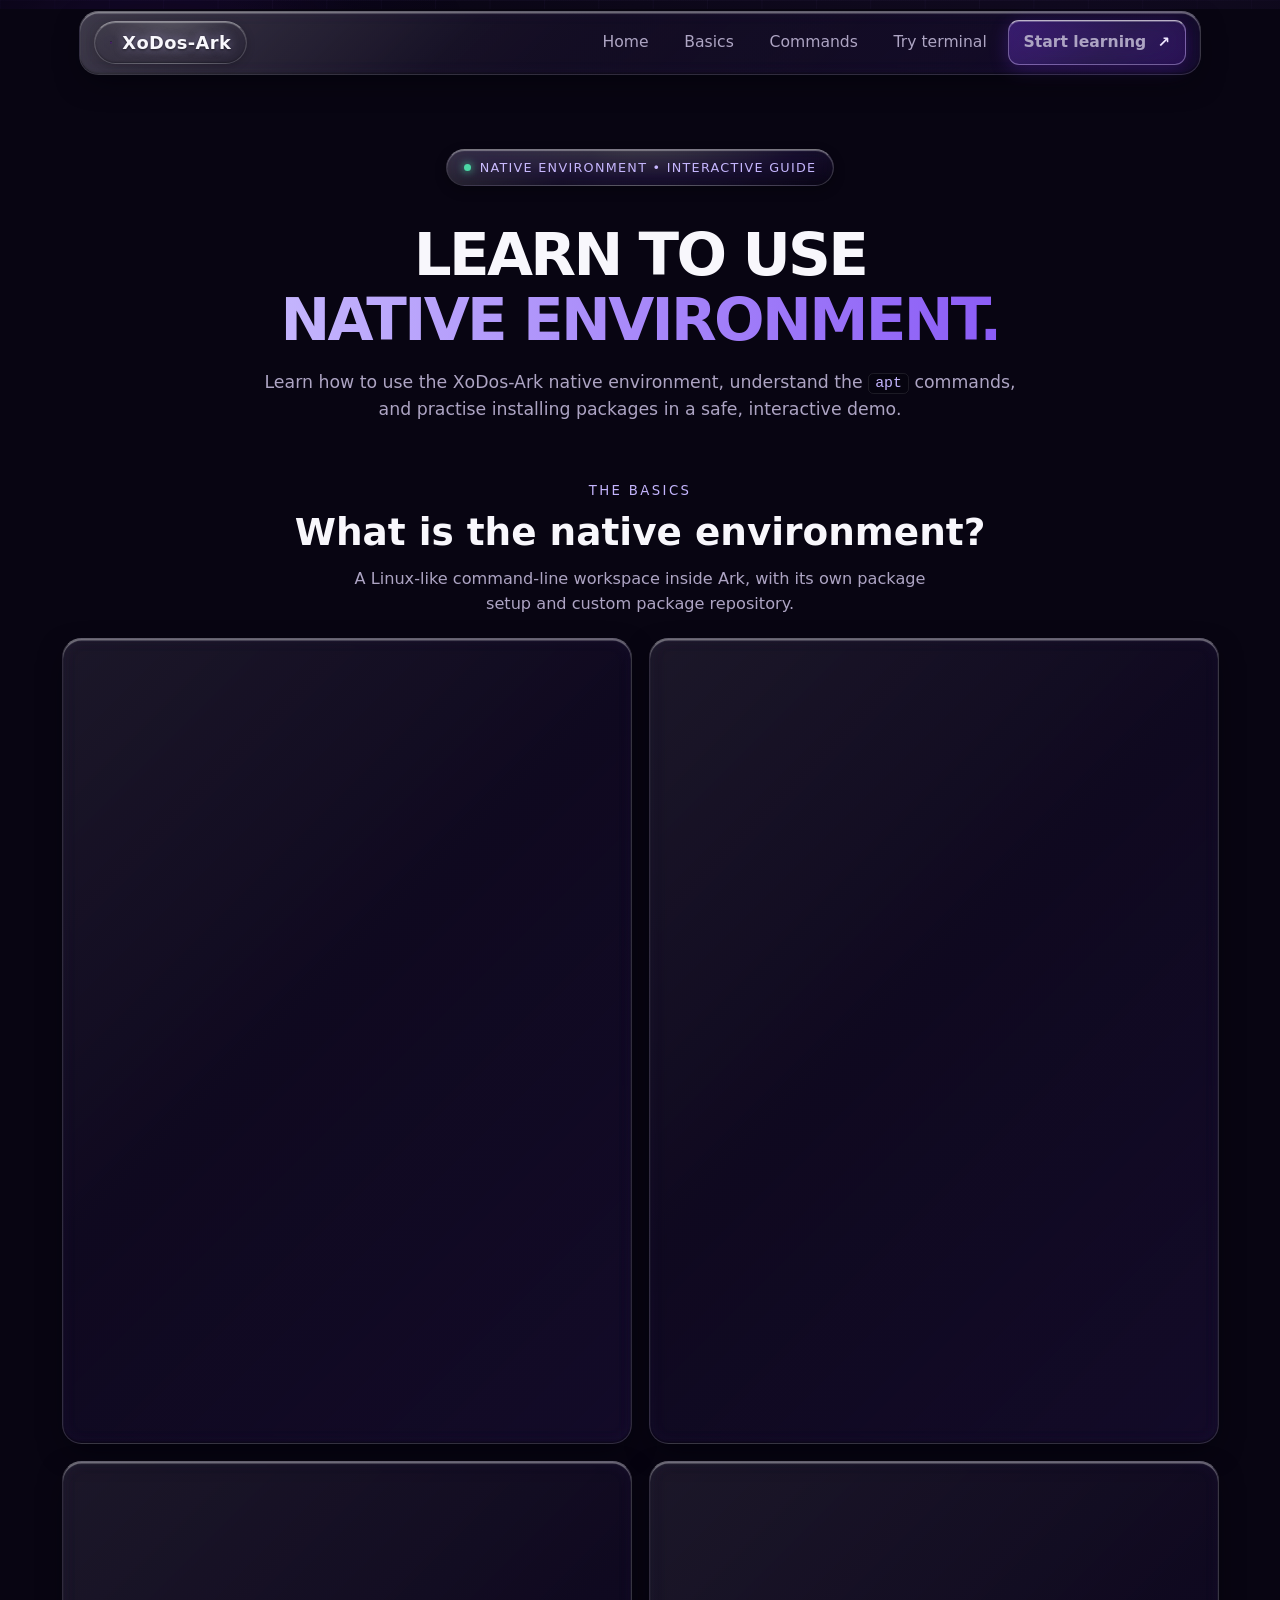
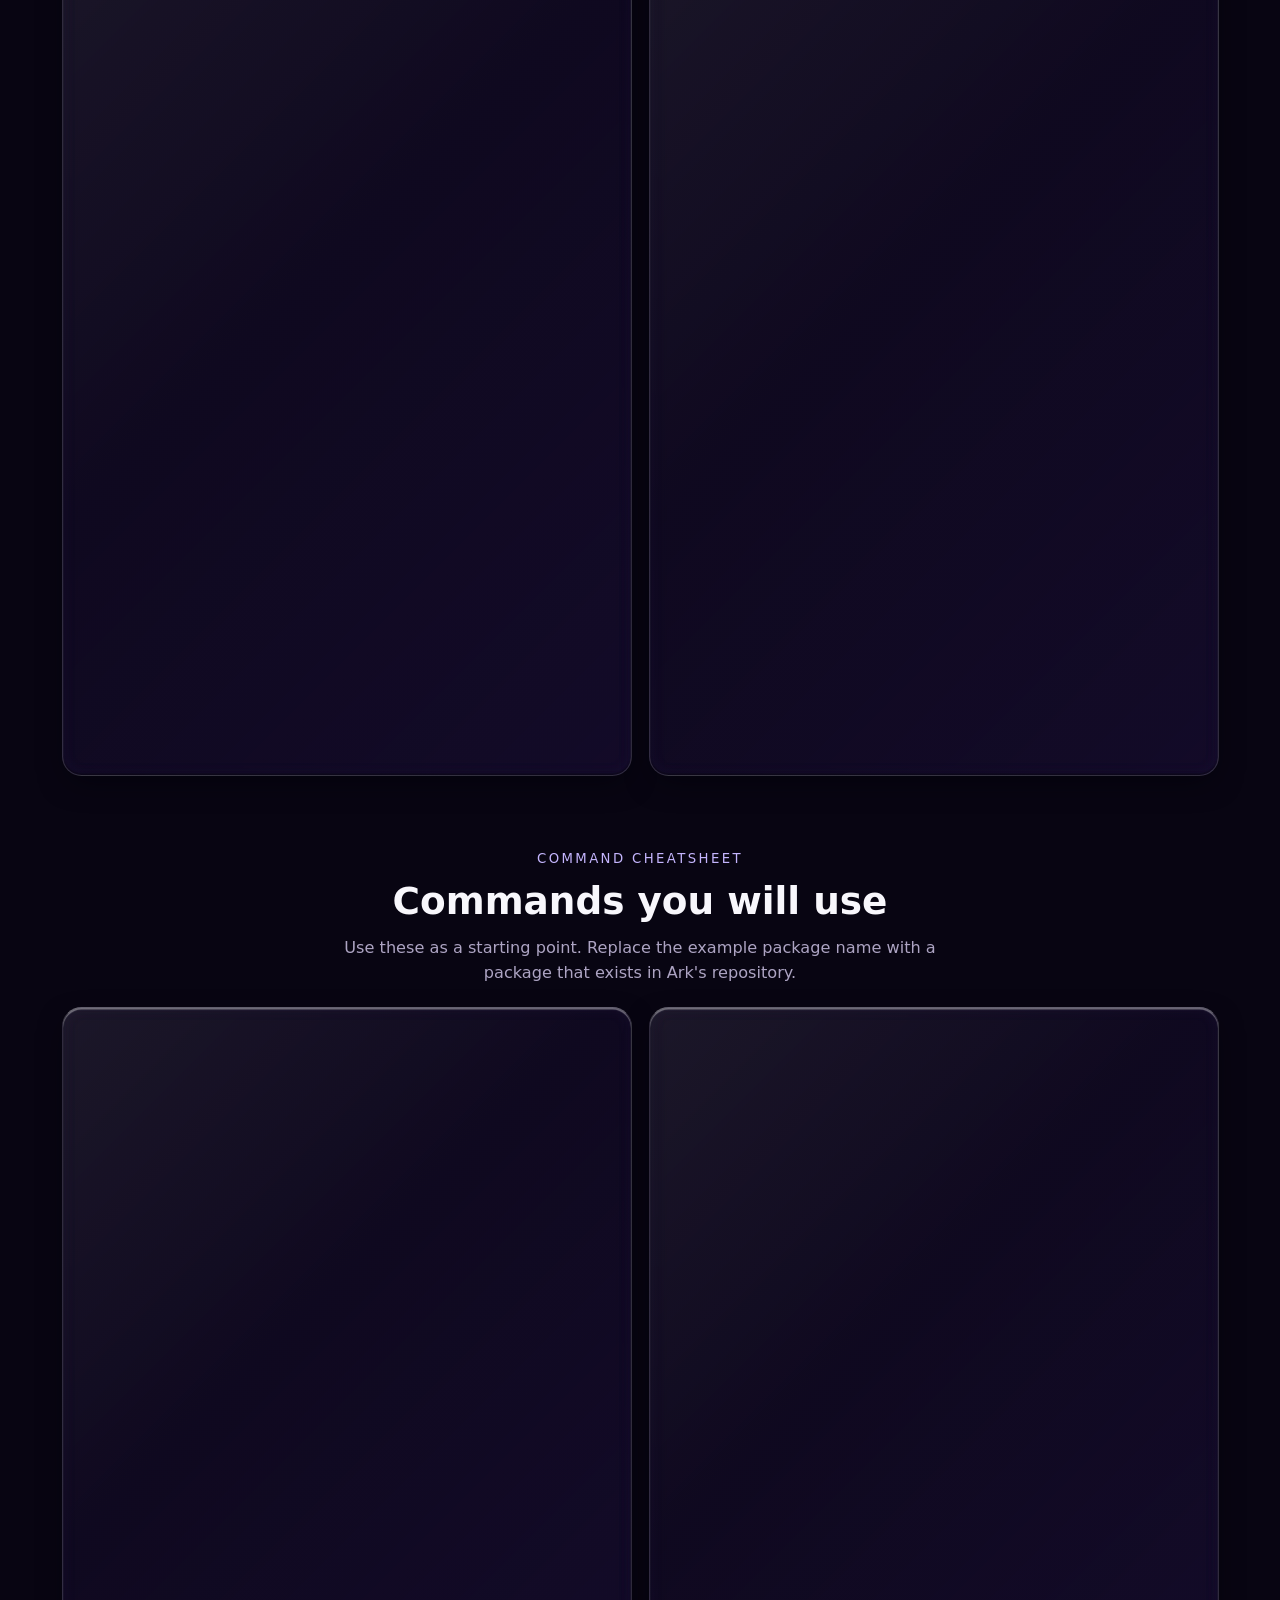
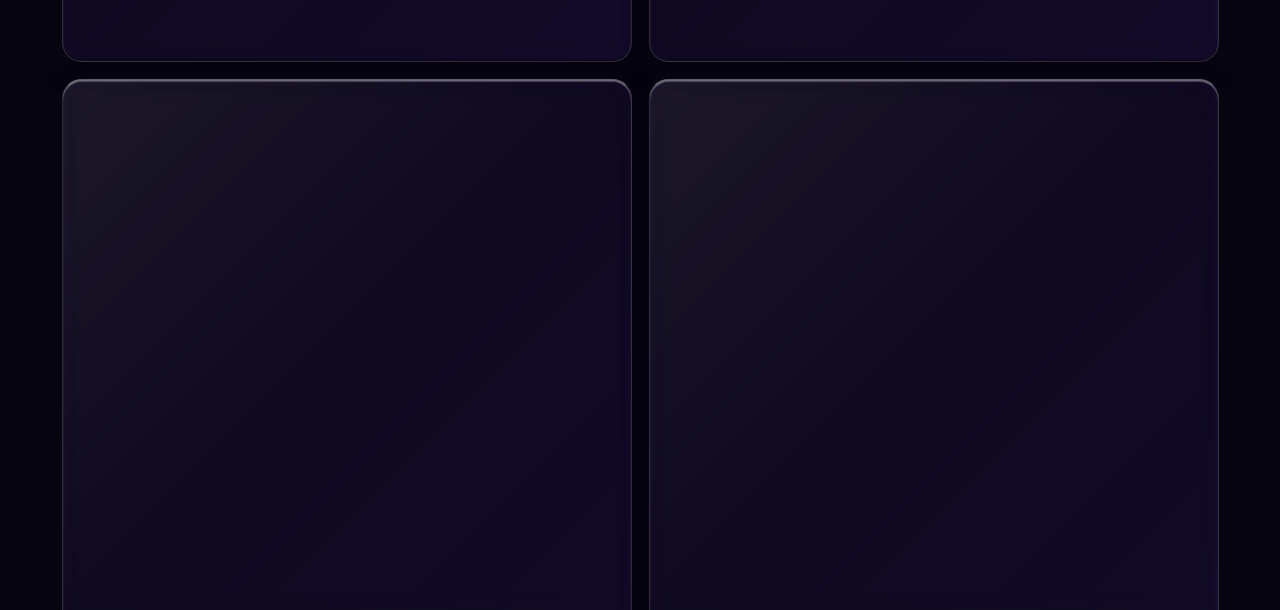
<file: learn-native_env.html>
<!DOCTYPE html>
<html lang="en">
<head>
<meta charset="UTF-8">
<meta name="viewport" content="width=device-width, initial-scale=1.0, maximum-scale=5.0, viewport-fit=cover">
<meta name="theme-color" content="#080512">
<meta name="description" content="Learn how to use the XoDos-Ark native environment and install packages with its apt package manager.">
<title>Learn Native Environment — XoDos-Ark</title>
<link rel="stylesheet" href="style.css">
<style>
/* nav bar ark logo design*/
.brand-logo-ark{
  display: block;
  width: 2.25px;
  height: 2.25px;
  flex: 0 0 auto;
  object-fit: contain;
  background: transparent;
  border: 0;
  border-radius: 50%;
  filter: drop-shadow(0 0 8px rgba(139, 92, 246, 0.42));
}

@media (max-width: 36rem) {
  .brand-logo-ark {
    width: 2.85rem;
    height: 2.85rem;
  }
}




/* Page-specific styles; the site's existing purple glass design remains in style.css. */
.learn-hero { padding: clamp(2.4rem, 8vw, 4.5rem) 0 1.5rem; text-align:center; }
.learn-hero h1 { margin:.8rem auto; max-width: 52rem; font-size:clamp(2rem,7vw,3.5rem); line-height:1.08; letter-spacing:-.045em; }
.learn-hero p { max-width:46rem; margin:1rem auto 0; color:var(--ink-dim); font-size:1.02rem; }
.learn-hero .ark { background:linear-gradient(90deg,#c4b5fd,#8b5cf6); -webkit-background-clip:text; background-clip:text; color:transparent; }
.learn-section { padding:1.6rem 0 2.4rem; }
.learn-section .sec-head { margin-bottom:1.3rem; }
.learn-grid { display:grid; grid-template-columns:1fr; gap:1rem; }
.learn-card { padding:1.15rem; }
.learn-card h3 { margin-bottom:.45rem; }
.learn-card p,.learn-card li { color:var(--ink-dim); font-size:.9rem; }
.learn-card ul { padding-left:1.15rem; margin-top:.5rem; }
.learn-card code,.command-chip { color:#e4d9ff; font-family:var(--mono); }
.command-chip { display:block; overflow-wrap:anywhere; margin:.65rem 0; padding:.72rem .85rem; border:1px solid rgba(196,181,253,.18); border-radius:.75rem; background:rgba(5,3,13,.62); font-size:.8rem; }
.terminal { overflow:hidden; padding:0; }
.terminal-head { display:flex; align-items:center; gap:.45rem; padding:.85rem 1rem; border-bottom:1px solid rgba(255,255,255,.1); background:rgba(0,0,0,.18); }
.terminal-dot { width:.62rem; height:.62rem; border-radius:50%; }
.terminal-dot.red{background:#ff6b6b}.terminal-dot.yellow{background:#f6c85f}.terminal-dot.green{background:#42d69b}
.terminal-title { margin-left:.45rem; color:var(--ink-dim); font: .72rem var(--mono); }
.terminal-status { margin-left:auto; color:#6ee7b7; font:.65rem var(--mono); }
.terminal-screen { min-height:18rem; max-height:26rem; overflow:auto; padding:1rem; background:rgba(3,2,9,.68); font: .78rem/1.7 var(--mono); }
.terminal-line { margin:0 0 .35rem; white-space:pre-wrap; overflow-wrap:anywhere; color:#d8d1e9; }
.terminal-line .prompt { color:#a78bfa; }
.terminal-line .good { color:#6ee7b7; }
.terminal-line .muted { color:#8f86a7; }
.terminal-line .warn { color:#f6c85f; }
.terminal-form { display:flex; align-items:center; gap:.5rem; padding:.8rem 1rem; border-top:1px solid rgba(255,255,255,.1); background:rgba(255,255,255,.025); }
.terminal-form label { color:#a78bfa; font: .78rem var(--mono); white-space:nowrap; }
.terminal-form input { min-width:0; flex:1; border:0; outline:0; color:#fff; background:transparent; font: .82rem var(--mono); }
.terminal-form input::placeholder { color:#746b88; }
.terminal-form button,.mini-button { border:1px solid rgba(196,181,253,.25); border-radius:.65rem; padding:.55rem .8rem; color:#fff; background:rgba(139,92,246,.2); font:600 .75rem var(--mono); cursor:pointer; }
.terminal-form button:focus-visible,.mini-button:focus-visible,.quick-command:focus-visible { outline:2px solid #c4b5fd; outline-offset:3px; }
.terminal-hint { padding:.65rem 1rem; color:var(--ink-dim); font-size:.72rem; border-top:1px solid rgba(255,255,255,.07); }
.quick-list { display:flex; flex-wrap:wrap; gap:.5rem; margin-top:.8rem; }
.quick-command { border:1px solid rgba(196,181,253,.2); border-radius:999px; padding:.48rem .75rem; color:#ded5f6; background:rgba(139,92,246,.1); font: .7rem var(--mono); cursor:pointer; }
.quick-command:hover { background:rgba(139,92,246,.22); }
.steps { counter-reset:step; display:grid; gap:.8rem; }
.step { position:relative; padding:1rem 1rem 1rem 3.2rem; }
.step:before { counter-increment:step; content:counter(step); position:absolute; left:1rem; top:1rem; display:grid; place-items:center; width:1.55rem; height:1.55rem; border-radius:50%; color:white; background:linear-gradient(135deg,#a78bfa,#6d28d9); font:700 .75rem var(--mono); }
.step h3 { margin-bottom:.25rem; font-size:1rem; }
.step p { color:var(--ink-dim); font-size:.86rem; }
.note { border-left:3px solid #a78bfa; padding:.8rem 1rem; color:var(--ink-dim); background:rgba(139,92,246,.08); border-radius:0 .7rem .7rem 0; font-size:.84rem; }
@media(min-width:48rem){.learn-grid{grid-template-columns:repeat(2,minmax(0,1fr))}.learn-grid .wide{grid-column:1/-1}.terminal-screen{min-height:20rem}}
@media(max-width:35rem){.terminal-form{gap:.35rem;padding:.7rem}.terminal-form button{padding:.5rem .65rem}.terminal-screen{font-size:.72rem}}

.lesson-tabs{display:flex;flex-wrap:wrap;gap:.55rem;margin:0 0 .9rem}
.lesson-tab{border:1px solid rgba(196,181,253,.2);border-radius:999px;padding:.58rem .9rem;color:#d8cff0;background:rgba(139,92,246,.08);font:600 .74rem var(--mono);cursor:pointer;transition:.2s}
.lesson-tab.active,.lesson-tab:hover{color:#fff;border-color:rgba(167,139,250,.65);background:linear-gradient(135deg,rgba(139,92,246,.32),rgba(91,33,182,.2));box-shadow:0 0 18px rgba(139,92,246,.13)}
.terminal-screen{min-height:17rem;max-height:25rem;overflow:auto;padding:1rem 1.1rem;background:rgba(2,2,8,.82);font:.76rem/1.75 var(--mono);scroll-behavior:smooth}
.terminal-line{margin:0 0 .28rem;white-space:pre-wrap;overflow-wrap:anywhere;color:#d8d1e9}
.terminal-line .prompt{color:#a78bfa}.terminal-line .cmd{color:#fff}.terminal-line .success{color:#6ee7b7}.terminal-line .dim{color:#8d849f}.terminal-line .yellow{color:#f6cf75}
.typing-caret{display:inline-block;width:.48rem;height:.9rem;vertical-align:-.12rem;background:#a78bfa;animation:terminal-blink .8s steps(2,start) infinite}
@keyframes terminal-blink{to{visibility:hidden}}
.terminal-controls{display:flex;align-items:center;gap:.55rem;flex-wrap:wrap;padding:.7rem .9rem;border-top:1px solid rgba(255,255,255,.09);background:rgba(255,255,255,.025)}
.terminal-hint-inline{margin-left:auto;color:var(--ink-dim);font:.62rem var(--mono);letter-spacing:.06em}
.lesson-explanation{margin-top:.9rem;padding:1.15rem 1.2rem}
.lesson-label{margin-bottom:.45rem;color:#bba6f5;font:.65rem var(--mono);letter-spacing:.13em}
.lesson-explanation h3{margin:0 0 .5rem;font-size:1.08rem}
.lesson-explanation p{margin:0;color:var(--ink-dim);font-size:.9rem;line-height:1.7}
.lesson-tip{margin-top:.85rem;padding:.75rem .85rem;border:1px solid rgba(167,139,250,.17);border-radius:.7rem;background:rgba(139,92,246,.08);color:#d8d0ea;font-size:.82rem;line-height:1.6}
.lesson-tip strong{color:#c4b5fd}
@media(max-width:35rem){.lesson-tabs{gap:.4rem}.lesson-tab{font-size:.66rem;padding:.52rem .68rem}.terminal-screen{font-size:.69rem;min-height:16rem;padding:.8rem}.terminal-hint-inline{width:100%;margin-left:0;font-size:.57rem}}
@media(prefers-reduced-motion:reduce){.typing-caret{animation:none}}

</style>
</head>
<body>
<div class="bg" aria-hidden="true"><div class="orb orb-a"></div><div class="orb orb-b"></div><div class="grid"></div></div>
<nav aria-label="Primary navigation">
  <div class="nav-inner glass">
    <a class="brand" href="index.html" aria-label="XoDos-Ark home">
      <img class="brand-logo-ark" src="assets/logo.png" alt="" width="52" height="52" decoding="async"><span>XoDos-Ark</span>
    </a>
    <button class="nav-toggle" id="navToggle" type="button" aria-label="Toggle menu" aria-expanded="false" aria-controls="navMenu"><span></span><span></span><span></span></button>
    <div class="nav-links" id="navMenu">
      <a href="index.html">Home</a><a href="#basics">Basics</a><a href="#commands">Commands</a><a href="#terminal">Try terminal</a>
      <a class="btn btn-primary" href="#terminal">Start learning</a>
    </div>
  </div>
</nav>
<main id="top">
  <header class="learn-hero wrap">
    <span class="badge glass"><span class="dot"></span> NATIVE ENVIRONMENT • INTERACTIVE GUIDE</span>
    <h1>LEARN TO USE<br><span class="ark">NATIVE ENVIRONMENT.</span></h1>
    <p>Learn how to use the XoDos-Ark native environment, understand the <code>apt</code> commands, and practise installing packages in a safe, interactive demo.</p>
  </header>

  <section id="basics" class="wrap learn-section">
    <div class="sec-head rv"><span class="kicker">THE BASICS</span><h2>What is the native environment?</h2><p>A Linux-like command-line workspace inside Ark, with its own package setup and custom package repository.</p></div>
    <div class="learn-grid">
      <article class="card glass learn-card rv"><h3>01 · The terminal</h3><p>Type commands to manage your environment. The prompt is where you enter an instruction and press Enter to run it.</p><span class="command-chip">$ apt --help</span></article>
      <article class="card glass learn-card rv"><h3>02 · The package manager</h3><p><code>apt</code> is used to find, install, and remove packages made available to your environment.</p><span class="command-chip">$ apt install firefox</span></article>
      <article class="card glass learn-card rv"><h3>03 · The custom repository</h3><p>Ark is configured to use its package source. Package availability depends on the repository and the environment version.</p><span class="command-chip">$ apt search firefox</span></article>
      <article class="card glass learn-card rv"><h3>04 · No Android root required</h3><p>The native environment runs within Ark's app-managed environment. It is separate from Android's system package manager.</p><span class="command-chip">Android ≠ apt environment</span></article>
    </div>
  </section>

  <section id="commands" class="wrap learn-section">
    <div class="sec-head rv"><span class="kicker">COMMAND CHEATSHEET</span><h2>Commands you will use</h2><p>Use these as a starting point. Replace the example package name with a package that exists in Ark's repository.</p></div>
    <div class="learn-grid">
      <article class="card glass learn-card rv"><h3>Update package lists</h3><p>Refreshes the package information available to the environment.</p><span class="command-chip">apt update</span></article>
      <article class="card glass learn-card rv"><h3>Search for a package</h3><p>Checks whether a package name is listed in the configured repository.</p><span class="command-chip">apt search firefox</span></article>
      <article class="card glass learn-card rv"><h3>Install a package</h3><p>Installs the named package and any required dependencies.</p><span class="command-chip">apt install firefox</span></article>
      <article class="card glass learn-card rv"><h3>Remove a package</h3><p>Removes an installed package. Read the confirmation prompt in your actual terminal before proceeding.</p><span class="command-chip">apt remove firefox</span></article>
      <article class="card glass learn-card rv"><h3>Show package information</h3><p>Displays details for a package, if it is available.</p><span class="command-chip">apt show firefox</span></article>
      <article class="card glass learn-card rv"><h3>See apt help</h3><p>Lists supported apt commands and usage information.</p><span class="command-chip">apt --help</span></article>
    </div>
  </section>

  <section id="terminal" class="wrap learn-section">
    <div class="sec-head rv"><span class="kicker">AUTOMATIC TERMINAL LOOP</span><h2>Watch 15 native commands in action</h2><p>As soon as this section enters view, the terminal starts typing commands, showing example output, and explaining each one. It keeps cycling through all 15 examples until the visitor pauses it.</p></div>
<div class="lesson-tabs" id="lessonTabs" role="group" aria-label="Jump to a command example">
      <button class="lesson-tab active" type="button" data-index="0">apt update</button>
      <button class="lesson-tab" type="button" data-index="1">apt upgrade</button>
      <button class="lesson-tab" type="button" data-index="2">apt search git</button>
      <button class="lesson-tab" type="button" data-index="3">install git</button>
      <button class="lesson-tab" type="button" data-index="4">install python</button>
      <button class="lesson-tab" type="button" data-index="5">install cmatrix</button>
      <button class="lesson-tab" type="button" data-index="6">install firefox</button>
      <button class="lesson-tab" type="button" data-index="7">install curl</button>
      <button class="lesson-tab" type="button" data-index="8">install wget</button>
      <button class="lesson-tab" type="button" data-index="9">install nano</button>
      <button class="lesson-tab" type="button" data-index="10">install vim</button>
      <button class="lesson-tab" type="button" data-index="11">install htop</button>
      <button class="lesson-tab" type="button" data-index="12">install tree</button>
      <button class="lesson-tab" type="button" data-index="13">install unzip</button>
      <button class="lesson-tab" type="button" data-index="14">python --version</button>
    </div>
    <div class="glass terminal rv">
      <div class="terminal-head"><span class="terminal-dot red"></span><span class="terminal-dot yellow"></span><span class="terminal-dot green"></span><span class="terminal-title">Native Environment — root shell</span><span class="terminal-status">● LIVE DEMO</span></div>
      <div class="terminal-screen" id="terminalOutput" role="log" aria-live="polite" aria-label="Animated terminal demonstration"></div>
      <div class="terminal-controls">
        <button class="mini-button" id="replayLesson" type="button">↻ Restart loop</button>
        <button class="mini-button" id="pauseLesson" type="button">Ⅱ Pause</button>
        <span class="terminal-hint-inline" id="loopStatus">AUTO LOOP · 15 COMMANDS · DEMO OUTPUT</span>
      </div>
    </div>
    <article class="card glass lesson-explanation" aria-live="polite">
      <div class="lesson-label">COMMAND EXPLANATION</div>
      <h3 id="lessonTitle">apt update — Refresh package lists</h3>
      <p id="lessonDescription">This asks apt to contact the repositories configured in your Ark environment and refresh its local package information. It does not install or upgrade packages by itself.</p>
      <div class="lesson-tip"><strong>Remember:</strong> <span id="lessonTip">Run this before searching for or installing packages, so apt has the latest package information.</span></div>
    </article>
    <p class="note" style="margin-top:1rem"><strong>Learning demo:</strong> The terminal animation is a simulated, continuously repeating walkthrough. It does not connect to the device, run real shell commands, or install packages. The output is illustrative; your actual Ark terminal and repository determine which packages are available.</p>
  </section>

  <section class="wrap learn-section">
    <div class="sec-head rv"><span class="kicker">LEARN TO USE PACKGES</span><h2>HOW TO USE YOUR INSTALLED PACKAGES</h2></div>
    <div class="steps">
      <article class="card glass step rv"><h3>CHECK DOES IT REQUIRES GUI ?</h3><p>check that to create usage of preferred installed package require's GUI or CLI </p></article>
      <article class="card glass step rv"><h3>IF IT DOESN'T REQUIEES GUI <b>THEN:</h3><p>Run Start-up command of INSTALLED PACKGE .</p></article>
      <article class="card glass step rv"><h3>IF IT REQUIRES GUI THEN:</h3><p>Ensure that x11 is set as Defalut Display & then run start-up command of that installed packge then open x11 using drawer </p></article>
  
    </div>
    <p class="note" style="margin-top:1rem"><strong>Note:</strong> This guide uses Firefox as an example. It does not guarantee Firefox is currently available in every Ark repository build. Check the real terminal's search result before installing. Avoid running commands copied from sources you do not trust.</p>
  </section>
</main>
<footer class="wrap"><div class="glass"><strong>XoDos-Ark</strong><div class="foot-links"><a href="index.html">Home</a> · <a href="https://github.com/harshlalvani157-wq/xodos-ark.web" target="_blank" rel="noopener">Website source</a></div><p class="fine">Native Environment learning guide · Interactive terminal is a simulation.</p></div></footer>

<script src="main.js"></script>
<script>
(function(){
  const section=document.getElementById('terminal');
  const screen=document.getElementById('terminalOutput');
  if(!screen)return;
  const title=document.getElementById('lessonTitle');
  const description=document.getElementById('lessonDescription');
  const tip=document.getElementById('lessonTip');
  const replay=document.getElementById('replayLesson');
  const pause=document.getElementById('pauseLesson');
  const status=document.getElementById('loopStatus');
  const tabs=[...document.querySelectorAll('.lesson-tab')];

  // Illustrative walkthroughs only. These do not query or modify the device.
  const lessons=[
    {cmd:'apt update',title:'apt update — Refresh package lists',desc:'Refreshes the local package index from the repositories configured in the native environment. It does not install packages by itself.',tip:'Run this before searching for or installing packages.',out:['Hit: Ark package repository','Reading package lists... Done','Package lists refreshed (example output).']},
    {cmd:'apt upgrade',title:'apt upgrade — Upgrade installed packages',desc:'Checks for newer versions of installed packages and proposes upgrades based on the package lists. Review the real terminal summary before confirming.',tip:'An upgrade can change installed software. Read the package list and confirmation prompt carefully.',out:['Reading package lists... Done','Calculating upgrades... Done','0 upgraded, 0 newly installed (illustrative).']},
    {cmd:'apt search git',title:'apt search git — Find a package',desc:'Searches package metadata for entries matching the word git. Use search to check package names before installing.',tip:'A search result confirms that a package is listed; it does not mean it is already installed.',out:['Sorting package lists... Done','git — fast, scalable distributed revision control system','Search complete (illustrative result).']},
    {cmd:'apt install git',title:'apt install git — Install Git',desc:'Requests installation of Git and any required dependencies from the configured package sources.',tip:'After a real installation, try git --version to check that the command is available.',out:['Building dependency tree... Done','The following package will be installed: git','Unpacking git...','Setting up git... Done (example).']},
    {cmd:'apt install python',title:'apt install python — Install Python',desc:'Requests the Python package selected by the repository. Package names and Python versions can differ between distributions.',tip:'Check the repository package details first; some systems use python3 as the package name.',out:['Reading package lists... Done','Checking dependencies... Done','Setting up python... Done (example).']},
    {cmd:'apt install cmatrix',title:'apt install cmatrix — Install a terminal effect',desc:'Requests installation of cmatrix, a terminal program that displays a Matrix-style scrolling character effect.',tip:'Package availability depends on the Ark repository build.',out:['Selecting package cmatrix...','Fetching package files...','Setting up cmatrix... Done (example).']},
    {cmd:'apt install firefox',title:'apt install firefox — Install a browser',desc:'Requests installation of the Firefox browser and its dependencies, if the package is available for this environment.',tip:'Desktop or graphical apps may need additional environment support. Check Ark documentation for app-launch behaviour.',out:['Checking package availability...','Resolving dependencies... Done','Setting up firefox... Done (example).']},
    {cmd:'apt install curl',title:'apt install curl — Install curl',desc:'Installs curl, a command-line tool for transferring data to or from network addresses.',tip:'Use curl only with trusted URLs. Avoid piping unfamiliar downloads straight into a shell.',out:['Selecting curl...','Unpacking curl...','Setting up curl... Done (example).']},
    {cmd:'apt install wget',title:'apt install wget — Install wget',desc:'Requests installation of wget, a command-line utility commonly used to retrieve files from web servers.',tip:'Check the source and destination before downloading files.',out:['Selecting wget...','Fetching package files...','Setting up wget... Done (example).']},
    {cmd:'apt install nano',title:'apt install nano — Install a simple text editor',desc:'Requests installation of Nano, a beginner-friendly terminal text editor.',tip:'After installation, nano filename opens a file in the editor, if that command is provided by the package.',out:['Selecting nano...','Unpacking nano...','Setting up nano... Done (example).']},
    {cmd:'apt install vim',title:'apt install vim — Install Vim',desc:'Requests installation of Vim, a powerful terminal-based text editor.',tip:'Vim has its own keyboard controls. Learn the basic save and quit commands before editing important files.',out:['Selecting vim...','Resolving dependencies... Done','Setting up vim... Done (example).']},
    {cmd:'apt install htop',title:'apt install htop — Install a process viewer',desc:'Requests installation of htop, an interactive process and resource monitor for terminal environments.',tip:'The information htop can display depends on what process and system metrics Ark exposes.',out:['Selecting htop...','Unpacking htop...','Setting up htop... Done (example).']},
    {cmd:'apt install tree',title:'apt install tree — Show folders as a tree',desc:'Requests installation of tree, a utility that displays directories and files in a tree-like layout.',tip:'Try tree in a project folder to understand its directory structure.',out:['Selecting tree...','Fetching package files...','Setting up tree... Done (example).']},
    {cmd:'apt install unzip',title:'apt install unzip — Extract ZIP files',desc:'Requests installation of unzip, a command-line utility for extracting ZIP archives.',tip:'Inspect archive contents and use a destination folder when extracting files you do not recognise.',out:['Selecting unzip...','Unpacking unzip...','Setting up unzip... Done (example).']},
    {cmd:'python --version',title:'python --version — Check Python',desc:'Asks the Python interpreter to print its version number. This is a verification command, not an installation command.',tip:'If the command is not found, check which Python package name your repository provides and whether its executable is named python or python3.',out:['Python 3.x.x (illustrative version output).','Version check complete.']}
  ];

  let index=0, paused=false, token=0, started=false, inView=false, pauseWaiters=[];
  const sleep=ms=>new Promise(resolve=>setTimeout(resolve,ms));
  async function delay(ms,myToken){
    const until=Date.now()+ms;
    while(Date.now()<until && myToken===token){
      while(paused && myToken===token) await new Promise(resolve=>pauseWaiters.push(resolve));
      await sleep(Math.min(60,Math.max(0,until-Date.now())));
    }
  }
  function addLine(text,kind='normal'){
    const p=document.createElement('p');p.className='terminal-line';
    const span=document.createElement('span');
    span.className=kind==='success'?'success':kind==='dim'?'dim':kind==='yellow'?'yellow':'';
    span.textContent=text;p.appendChild(span);screen.appendChild(p);
    screen.scrollTop=screen.scrollHeight;
  }
  async function typeCommand(command,myToken){
    const p=document.createElement('p');p.className='terminal-line';
    const prompt=document.createElement('span');prompt.className='prompt';prompt.textContent='root@localhost:~$ ';
    const typed=document.createElement('span');typed.className='cmd';
    const caret=document.createElement('span');caret.className='typing-caret';
    p.append(prompt,typed,caret);screen.appendChild(p);
    for(const char of command){
      if(myToken!==token)return;
      await delay(43,myToken);
      typed.textContent+=char;screen.scrollTop=screen.scrollHeight;
    }
    caret.remove();await delay(220,myToken);
  }
  function selectTab(i){
    tabs.forEach((t,n)=>t.classList.toggle('active',n===i));
  }
  async function showLesson(i,myToken){
    const lesson=lessons[i];
    selectTab(i);
    title.textContent=lesson.title;
    description.textContent=lesson.desc;
    tip.textContent=lesson.tip;
    await typeCommand(lesson.cmd,myToken);
    for(const out of lesson.out){
      if(myToken!==token)return;
      await delay(330,myToken);
      addLine(out, /Done|complete|Python/.test(out)?'success':'normal');
    }
    await delay(1050,myToken);
  }
  async function loop(myToken){
    while(myToken===token){
      if(!inView){await sleep(250);continue;}
      const current=index;
      await showLesson(current,myToken);
      if(myToken!==token)return;
      index=(index+1)%lessons.length;
      if(index===0){
        await delay(500,myToken);
        addLine('--- demo cycle complete · starting again ---','dim');
        await delay(450,myToken);
        // Keep the terminal tidy while the loop continues forever.
        const lines=screen.querySelectorAll('.terminal-line');
        if(lines.length>36){
          screen.innerHTML='';
          addLine('XoDos-Ark Native Environment · automatic learning loop','success');
          addLine('15 command examples · cycle repeats continuously','dim');
        }
      }
    }
  }
  function start(){
    if(started)return;
    started=true;
    const myToken=++token;
    screen.innerHTML='';
    addLine('XoDos-Ark Native Environment [automatic tutorial]','success');
    addLine('root@localhost · 15 examples · repeating loop','dim');
    loop(myToken);
  }
  tabs.forEach((tab)=>{
    tab.addEventListener('click',()=>{
      const i=Number(tab.dataset.index);
      if(!Number.isInteger(i)||i<0||i>=lessons.length)return;
      index=i;
      if(!started)start();
      // Selecting an example restarts the sequence from that command.
      token++;const myToken=token;
      screen.innerHTML='';
      addLine('XoDos-Ark Native Environment [selected example]','success');
      addLine('root@localhost:~$ ready','dim');
      loop(myToken);
    });
  });
  replay.addEventListener('click',()=>{
    index=0;paused=false;pause.textContent='Ⅱ Pause';
    pauseWaiters.splice(0).forEach(resolve=>resolve());
    if(!started){start();return;}
    token++;const myToken=token;
    screen.innerHTML='';
    addLine('Restarting 15-command learning loop...','success');
    loop(myToken);
  });
  pause.addEventListener('click',()=>{
    paused=!paused;
    pause.textContent=paused?'▶ Resume':'Ⅱ Pause';
    if(!paused)pauseWaiters.splice(0).forEach(resolve=>resolve());
  });
  if('IntersectionObserver' in window){
    const observer=new IntersectionObserver(entries=>{
      inView=entries.some(entry=>entry.isIntersecting);
      if(inView)start();
    },{threshold:.18});
    observer.observe(section);
  }else{inView=true;start();}
  document.addEventListener('visibilitychange',()=>{
    if(document.hidden && !paused){paused=true;pause.textContent='▶ Resume';}
    else if(!document.hidden && paused){paused=false;pause.textContent='Ⅱ Pause';pauseWaiters.splice(0).forEach(resolve=>resolve());}
  });
})();
</script>
</body>
</html>
</file>
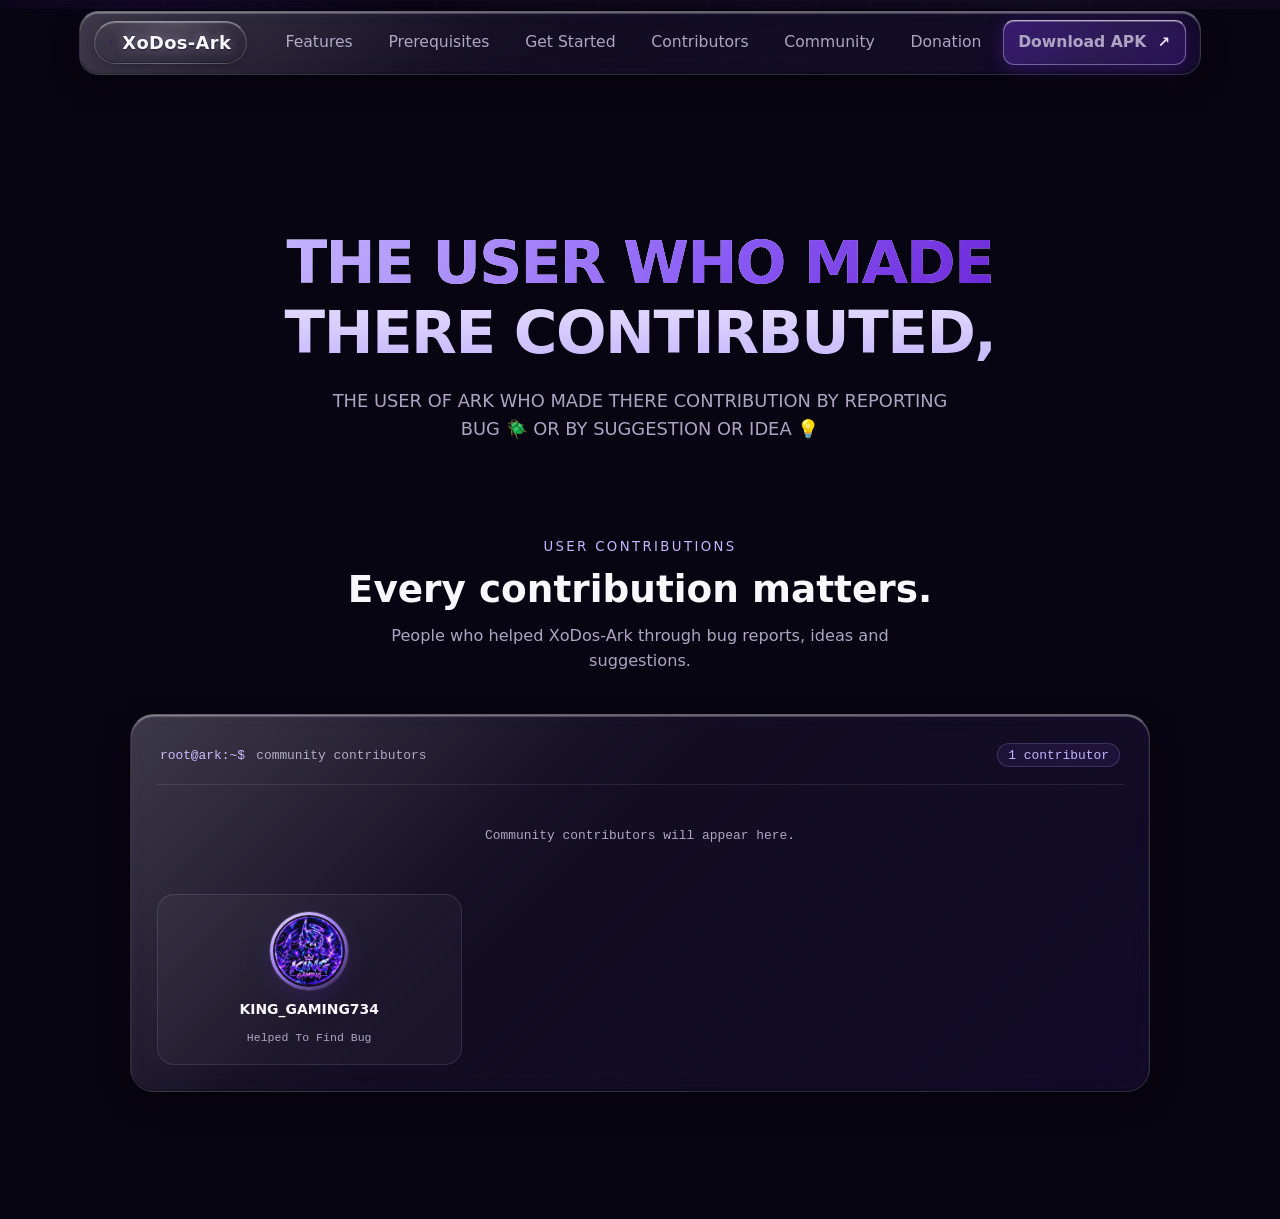
<file: nor-usr-contribution.html>
<!DOCTYPE html>
<html lang="en">
<head>
<meta charset="UTF-8">
<meta name="viewport" content="width=device-width, initial-scale=1.0, maximum-scale=5.0, viewport-fit=cover">
<meta name="theme-color" content="#080512">
<meta name="description" content="XoDos-Ark is a native Android app that wraps the XoDos emulator in a secure container.">
<title>XoDos-Ark — One Ship. Every System. No Limits.</title>
<link rel="stylesheet" href="style.css">
</head>
<body>
<div class="bg" aria-hidden="true">
<div class="orb orb-a"></div>
<div class="orb orb-b"></div>
<div class="grid"></div>
</div>
<nav aria-label="Primary navigation">
<div class="nav-inner glass">
<a class="brand" href="#top" aria-label="XoDos-Ark home">
<img class="brand-logo" src="assets/logo.png" alt="" width="52" height="52" decoding="async">
<span>XoDos-Ark</span>
</a>
<button class="nav-toggle" id="navToggle" type="button" aria-label="Toggle menu" aria-expanded="false" aria-controls="navMenu">
<span></span><span></span><span></span>
</button>
<div class="nav-links" id="navMenu">
<a href="#features">Features</a>
<a href="#prereqs">Prerequisites</a>
<a href="#start">Get Started</a>
<a href="#contributors">Contributors</a>
<a href="#community">Community</a>
<a href="#donate">Donation</a>
<a class="btn btn-primary" href="https://github.com/xodiosx/XoDos-Ark/releases" target="_blank" rel="noopener">Download APK</a>
</div>
</div>
</nav>
<main id="top">
<header class="hero wrap">

<h1><br class="br-lg"> <span class="ark">THE USER WHO MADE</span><br> THERE CONTIRBUTED,</h1>
<p class="sub">THE USER OF ARK WHO MADE THERE CONTRIBUTION BY REPORTING BUG 🪲 OR BY SUGGESTION OR IDEA 💡</

</header>
 
 <section id="normal-contributors" class="wrap normal-contributors-section">
  <div class="sec-head rv">
    <span class="kicker">USER CONTRIBUTIONS</span>
    <h2>Every contribution matters.</h2>
    <p>People who helped XoDos-Ark through bug reports, ideas and suggestions.</p>
  </div>
  <div class="normal-contributors-panel glass rv">
    <div class="normal-contributors-heading">
      <span class="normal-contributors-terminal">root@ark:~$</span>
      <span>community contributors</span>
      <span class="normal-contributors-count" data-normal-contributors-count>0 contributors</span>
    </div>
    <div class="normal-contributors-grid" data-normal-contributors-grid aria-label="Community contributors">
      <p class="normal-contributors-empty">Community contributors will appear here.</p>
    </div>
  </div>
</section>

 
 
 
 
 
 
 
 
 
 
 
 
 
</main>

<script src="main.js" defer></script>
</body>
</html>
</file>
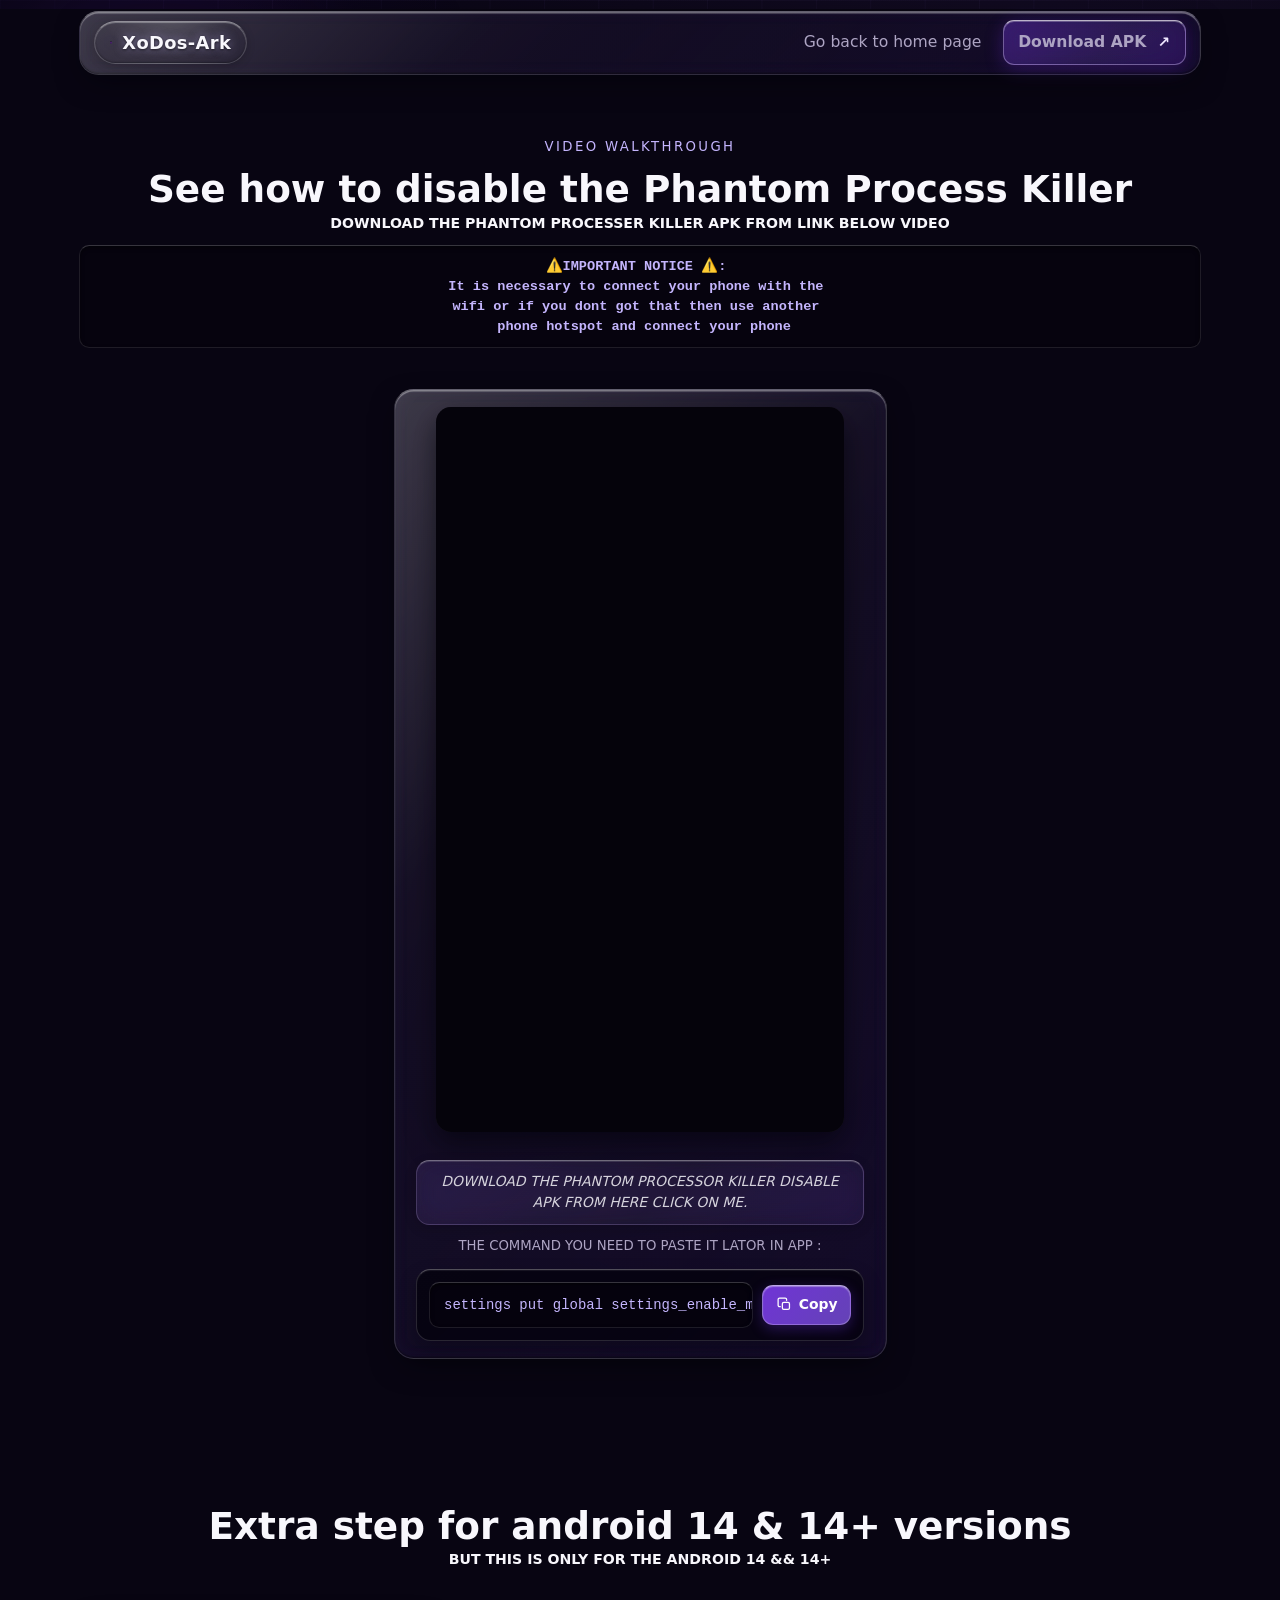
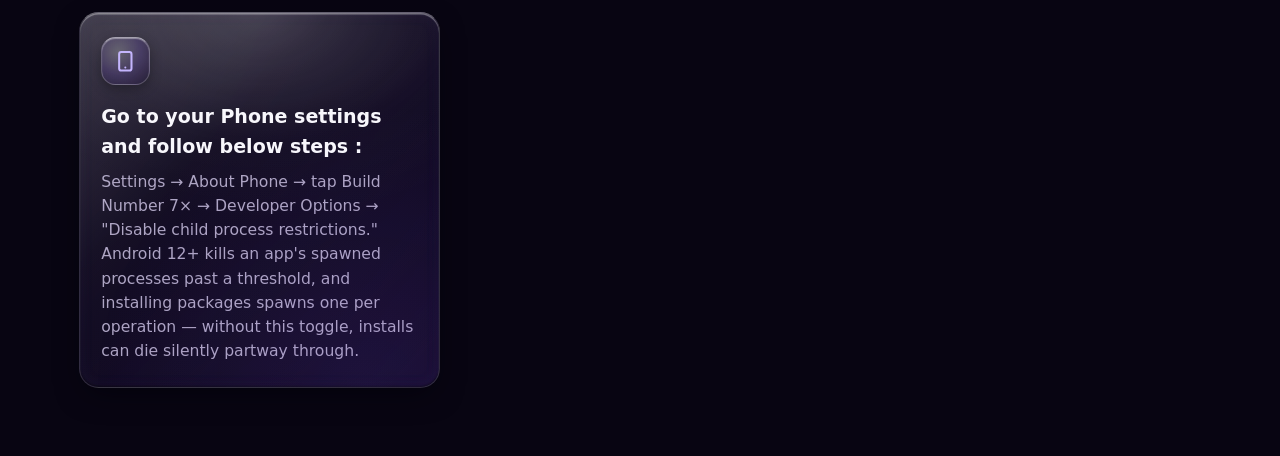
<file: phatom.html>
<!DOCTYPE html>
<html lang="en">
<head>
  <meta charset="UTF-8">
  <meta name="viewport" content="width=device-width, initial-scale=1.0, maximum-scale=5.0, viewport-fit=cover">
  <meta name="theme-color" content="#080512">
  <meta name="description" content="XoDos-Ark is a native Android app that wraps the XoDos emulator in a secure container.">
  <title>XoDos-Ark — One Ship. Every System. No Limits.</title>
  <link rel="stylesheet" href="style.css">
</head>
<body>
  <div class="bg" aria-hidden="true">
    <div class="orb orb-a"></div>
    <div class="orb orb-b"></div>
    <div class="grid"></div>
  </div>

  <nav aria-label="Primary navigation">
    <div class="nav-inner glass">
      <a class="brand" href="#top" aria-label="XoDos-Ark home">
        <img class="brand-logo" src="assets/logo.png" alt="" width="52" height="52" decoding="async">
        <span>XoDos-Ark</span>
      </a>

      <button class="nav-toggle" id="navToggle" type="button" aria-label="Toggle menu" aria-expanded="false" aria-controls="navMenu">
        <span></span><span></span><span></span>
      </button>

      <div class="nav-links" id="navMenu">
        <a href="index.html">Go back to home page</a>
        <a class="btn btn-primary" href="https://github.com/xodiosx/XoDos-Ark/releases" target="_blank" rel="noopener">Download APK</a>
      </div>
    </div>
  </nav>

  <section class="video-section wrap" aria-labelledby="demo-title">
    <div class="sec-head rv">
      <span class="kicker">VIDEO WALKTHROUGH</span>
      <h2 id="demo-title">See how to disable the Phantom Process Killer</h2>
      <h5>DOWNLOAD THE PHANTOM PROCESSER KILLER APK FROM LINK BELOW VIDEO <br> <pre><code>⚠️IMPORTANT NOTICE ⚠️: <bdo dir="ltr"><br></bdo>It is necessary to connect your phone with the <br>wifi or if you dont got that then use another <br> phone hotspot and connect your phone</code></pre></h5>
    </div>
    <div class="video-shell glass rv">
      <div class="video-frame">
        <iframe
          src="about:blank"
          data-youtube-id="j2WUbO5orYA"
          title="XoDos-Ark Phantom walkthrough"
          loading="lazy"
          referrerpolicy="strict-origin-when-cross-origin"
          allow="accelerometer; autoplay; clipboard-write; encrypted-media; gyroscope; picture-in-picture; web-share"
          allowfullscreen></iframe>
      </div>
      <p class="video-note"><a href="https://t.me/xodemulatorr/3331/3334" class="quote">DOWNLOAD THE PHANTOM PROCESSOR KILLER DISABLE APK FROM HERE CLICK ON ME. </a></p>
      <p class="video-note">THE COMMAND YOU NEED TO PASTE IT LATOR IN APP :</p>
      <div class="command-shell" aria-label="Android command to copy">
        <pre class="command-block"><code id="phantomCommand">settings put global settings_enable_monitor_phantom_procs false</code></pre>
        <button class="copy-command" id="copyCommand" type="button" aria-label="Copy command to clipboard">
          <svg viewBox="0 0 24 24" aria-hidden="true" focusable="false"><rect x="9" y="9" width="10" height="10" rx="2"></rect><path d="M6 15H5a2 2 0 0 1-2-2V5a2 2 0 0 1 2-2h8a2 2 0 0 1 2 2v1"></path></svg>
          <span>Copy</span>
        </button>
      </div>
    </div>
  </section>

         <section id="disable phanthom processor" class="wrap">
      <div class="sec-head rv">
        
        <h2>Extra step for android 14 & 14+ versions </h2>
        <h5>BUT THIS IS ONLY FOR THE ANDROID 14 && 14+</h5>
      </div>
      <div class="cards">
      

        <article class="card glass rv">
          <div class="icon" aria-hidden="true">
            <svg fill="none" viewBox="0 0 24 24" stroke="currentColor"><path stroke-linecap="round" stroke-linejoin="round" stroke-width="2" d="M12 18h.01M8 21h8a2 2 0 002-2V5a2 2 0 00-2-2H8a2 2 0 00-2 2v14a2 2 0 002 2z"/></svg>
          </div>
          <h3>Go to your Phone settings and follow below steps : </h3>
          <p>Settings → About Phone → tap Build Number 7× → Developer Options → "Disable child process restrictions." Android 12+ kills an app's spawned processes past a threshold, and installing packages spawns one per operation — without this toggle, installs can die silently partway through.</p>
        </article>

      
      </div>
    </section>

  <script src="main.js" defer></script>
</body>
</html>
</file>
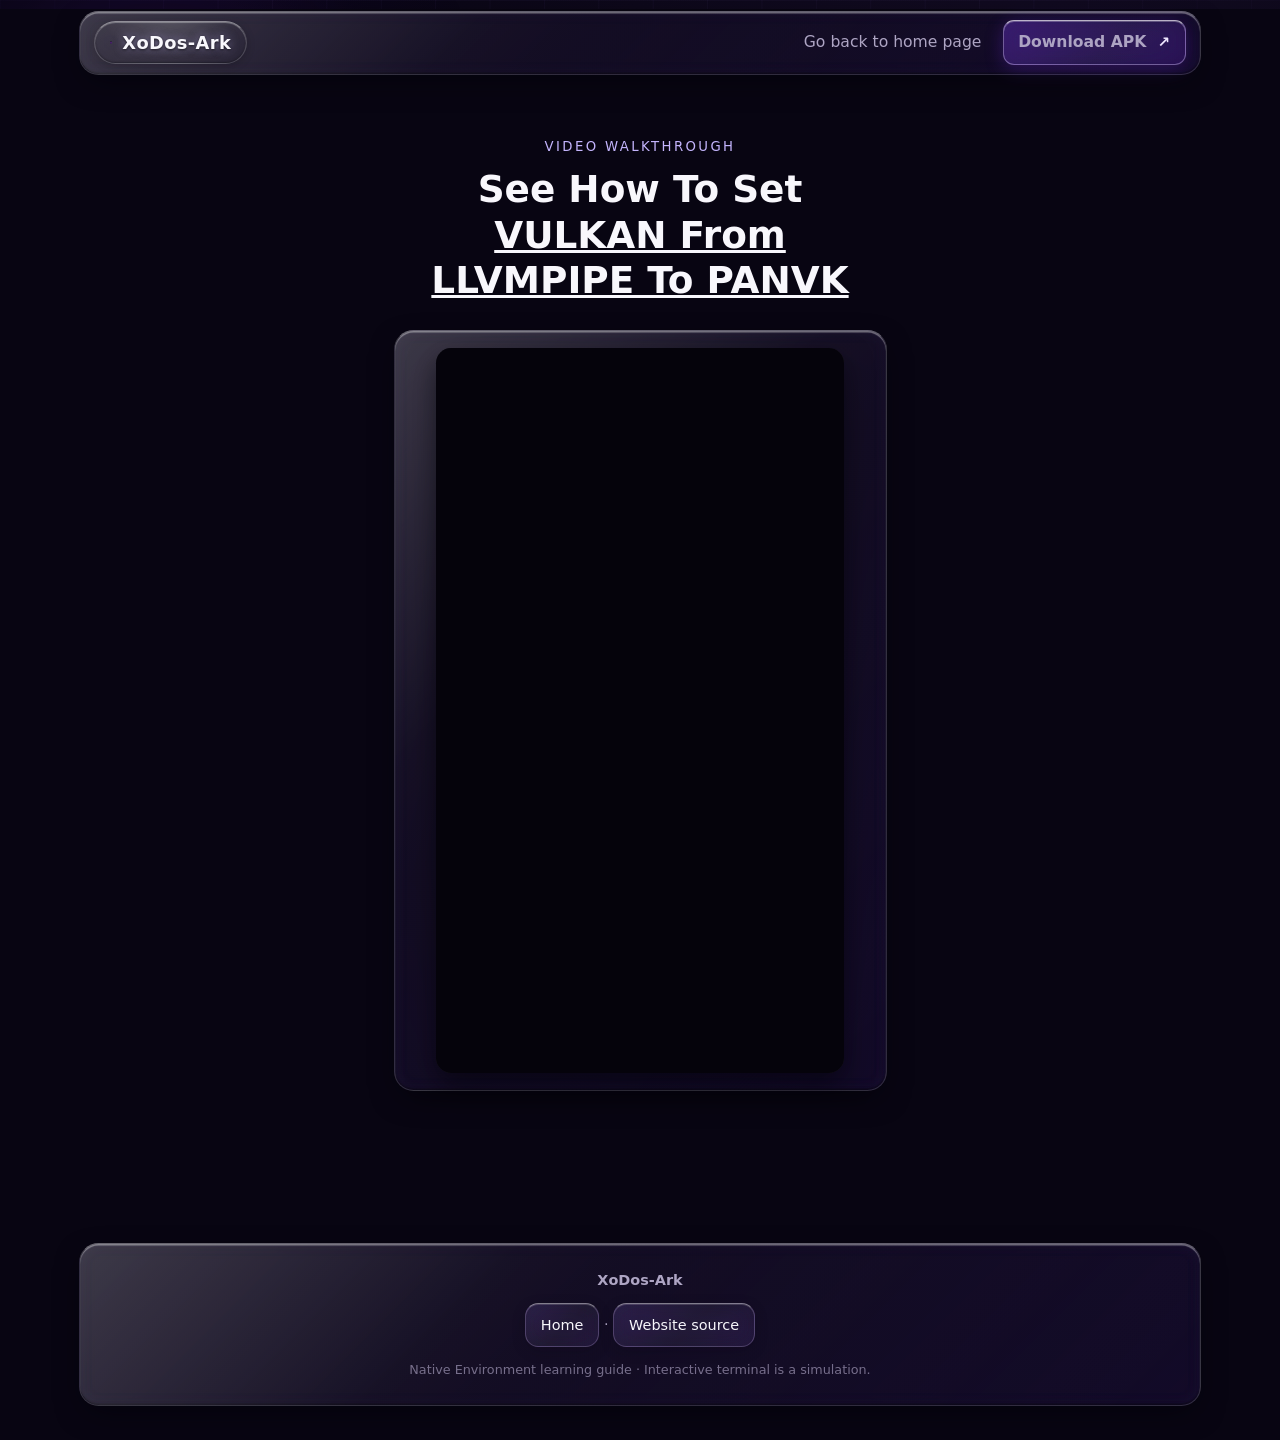
<file: vulkan-as-panvk.html>
<!DOCTYPE html>
<html lang="en">
<head>
  <meta charset="UTF-8">
  <meta name="viewport" content="width=device-width, initial-scale=1.0, maximum-scale=5.0, viewport-fit=cover">
  <meta name="theme-color" content="#080512">
  <meta name="description" content="XoDos-Ark is a native Android app that wraps the XoDos emulator in a secure container.">
  <title>XoDos-Ark — One Ship. Every System. No Limits.</title>
  <link rel="stylesheet" href="style.css">
</head>
<body>
  <div class="bg" aria-hidden="true">
    <div class="orb orb-a"></div>
    <div class="orb orb-b"></div>
    <div class="grid"></div>
  </div>

  <nav aria-label="Primary navigation">
    <div class="nav-inner glass">
      <a class="brand" href="#top" aria-label="XoDos-Ark home">
        <img
          class="brand-logo"
          src="assets/logo.png"
          alt=""
          width="52"
          height="52"
          decoding="async"
        >
        <span>XoDos-Ark</span>
      </a>

      <button class="nav-toggle" id="navToggle" type="button" aria-label="Toggle menu" aria-expanded="false" aria-controls="navMenu">
        <span></span><span></span><span></span>
      </button>

      <div class="nav-links" id="navMenu">
        <a href="index.html">Go back to home page</a>
        <a class="btn btn-primary" href="https://github.com/xodiosx/XoDos-Ark/releases" target="_blank" rel="noopener">Download APK</a>
      </div>
    </div>
  </nav>

  <section class="video-section wrap" aria-labelledby="demo-title">
    <div class="sec-head rv">
      <span class="kicker">VIDEO WALKTHROUGH</span>
      <h2 id="demo-title">See How To Set <br> <U>VULKAN From <br>LLVMPIPE To PANVK</U></h2>
      <!--<h5>DOWNLOAD THE PHANTOM PROCESSER KILLER APK FROM LINK BELOW VIDEO <br> <pre><code>⚠️IMPORTANT NOTICE ⚠️: <bdo dir="ltr"><br></bdo>It is necessary to connect your phone with the <br>wifi or if you dont got that then use another <br> phone hotspot and connect your phone</code></pre></h5>
    </div>-->
    <br>
    <div class="video-shell glass rv">
      <div class="video-frame">
        <iframe
         src="https://www.youtube-nocookie.com/embed/eK8DnXflDU8?rel=0&modestbranding=1"
          title="XoDos-Ark PanVK YouTube test video"
          loading="lazy"
          referrerpolicy="strict-origin-when-cross-origin"
          allow="accelerometer; autoplay; clipboard-write; encrypted-media; gyroscope; picture-in-picture; web-share"
          allowfullscreen></iframe>
      </div>
     
      

       
      
      </div>
    </section>


<footer class="wrap"><div class="glass"><strong>XoDos-Ark</strong><div class="foot-links"><a href="index.html">Home</a> · <a href="https://github.com/harshlalvani157-wq/xodos-ark.web" target="_blank" rel="noopener">Website source</a></div><p class="fine">Native Environment learning guide · Interactive terminal is a simulation.</p></div></footer>


  <script src="main.js" defer></script>
</body>
</html>
</file>
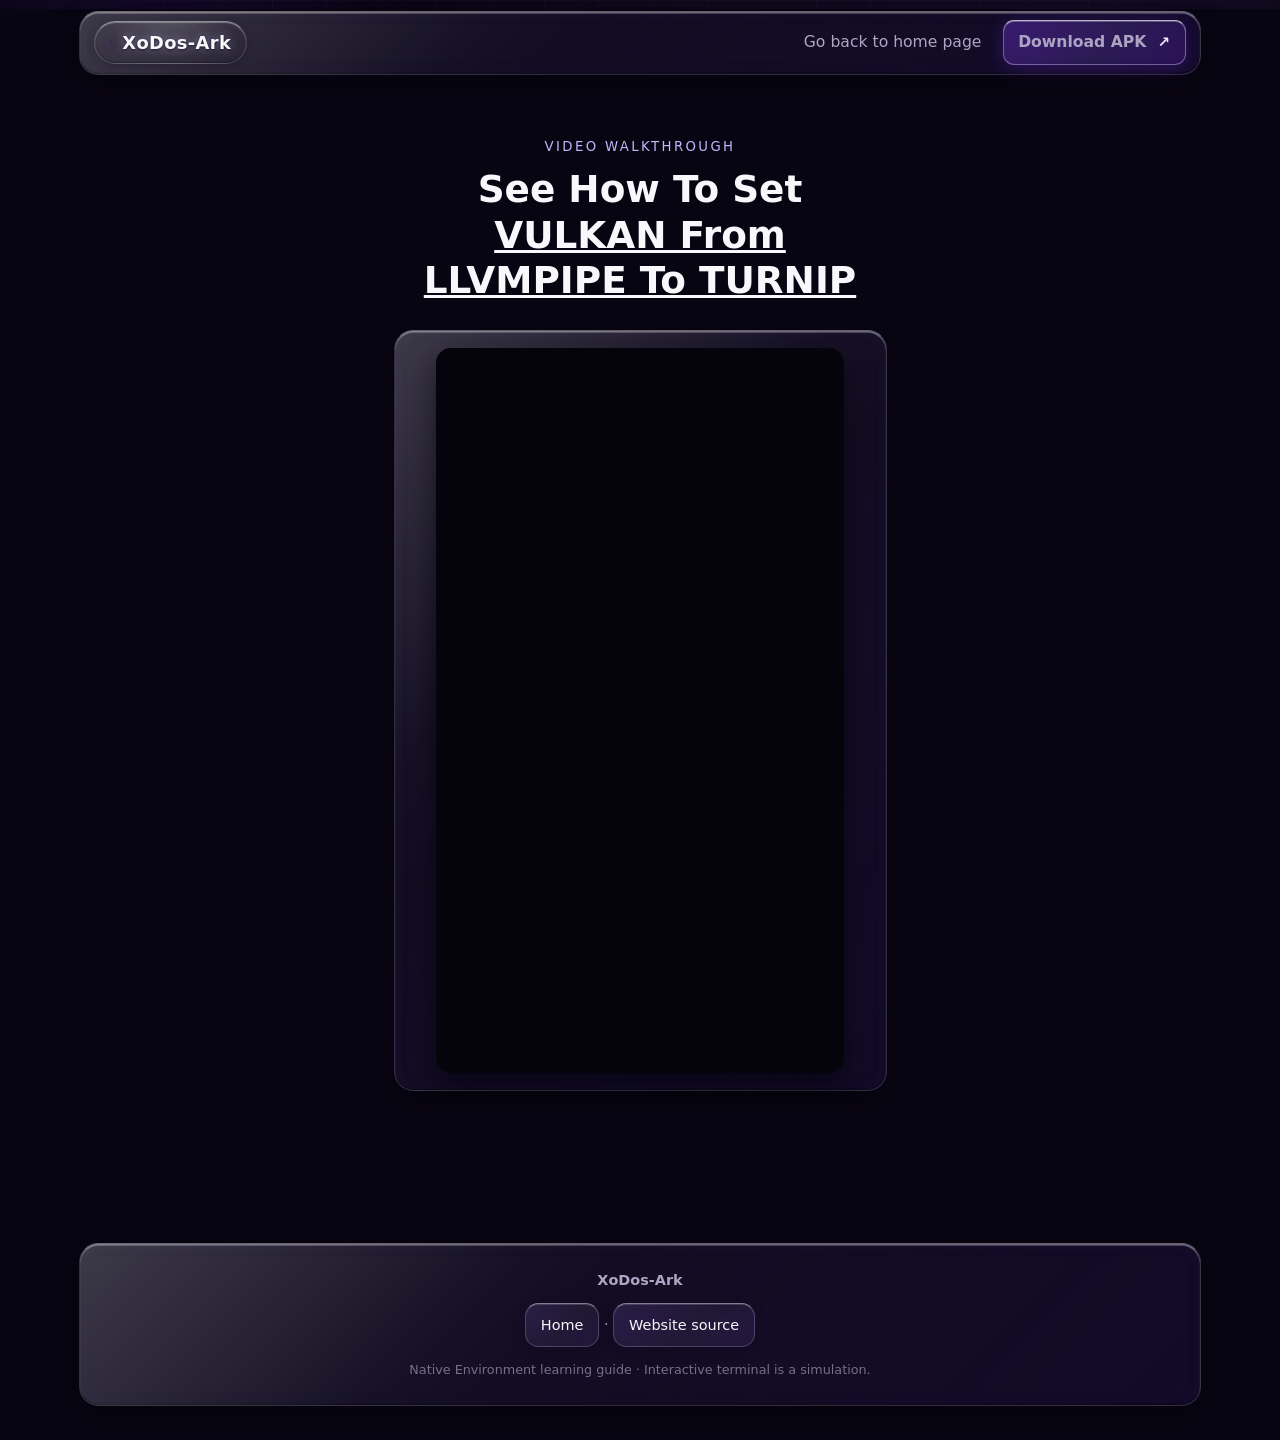
<file: vulkan-as-turnip.html>
<!DOCTYPE html>
<html lang="en">
<head>
  <meta charset="UTF-8">
  <meta name="viewport" content="width=device-width, initial-scale=1.0, maximum-scale=5.0, viewport-fit=cover">
  <meta name="theme-color" content="#080512">
  <meta name="description" content="XoDos-Ark is a native Android app that wraps the XoDos emulator in a secure container.">
  <title>XoDos-Ark — One Ship. Every System. No Limits.</title>
  <link rel="stylesheet" href="style.css">
</head>
<body>
  <div class="bg" aria-hidden="true">
    <div class="orb orb-a"></div>
    <div class="orb orb-b"></div>
    <div class="grid"></div>
  </div>

  <nav aria-label="Primary navigation">
    <div class="nav-inner glass">
      <a class="brand" href="#top" aria-label="XoDos-Ark home">
        <img
          class="brand-logo"
          src="assets/logo.png"
          alt=""
          width="52"
          height="52"
          decoding="async"
        >
        <span>XoDos-Ark</span>
      </a>

      <button class="nav-toggle" id="navToggle" type="button" aria-label="Toggle menu" aria-expanded="false" aria-controls="navMenu">
        <span></span><span></span><span></span>
      </button>

      <div class="nav-links" id="navMenu">
        <a href="index.html">Go back to home page</a>
        <a class="btn btn-primary" href="https://github.com/xodiosx/XoDos-Ark/releases" target="_blank" rel="noopener">Download APK</a>
      </div>
    </div>
  </nav>

  <section class="video-section wrap" aria-labelledby="demo-title">
    <div class="sec-head rv">
      <span class="kicker">VIDEO WALKTHROUGH</span>
      <h2 id="demo-title">See How To Set <br> <U>VULKAN From <br>LLVMPIPE To TURNIP</U></h2>
      <!--<h5>DOWNLOAD THE PHANTOM PROCESSER KILLER APK FROM LINK BELOW VIDEO <br> <pre><code>⚠️IMPORTANT NOTICE ⚠️: <bdo dir="ltr"><br></bdo>It is necessary to connect your phone with the <br>wifi or if you dont got that then use another <br> phone hotspot and connect your phone</code></pre></h5>
    </div>-->
    <br>
    <div class="video-shell glass rv">
      <div class="video-frame">
        <iframe
                  src="https://www.youtube-nocookie.com/embed/dhmOo88feWM?rel=0&modestbranding=1"
          title="XoDos-Ark Turnip walkthrough"
          loading="lazy"
          referrerpolicy="strict-origin-when-cross-origin"
          allow="accelerometer; autoplay; clipboard-write; encrypted-media; gyroscope; picture-in-picture; web-share"
          allowfullscreen></iframe>
      </div>
     
      

       
      
      </div>
    </section>


<footer class="wrap"><div class="glass"><strong>XoDos-Ark</strong><div class="foot-links"><a href="index.html">Home</a> · <a href="https://github.com/harshlalvani157-wq/xodos-ark.web" target="_blank" rel="noopener">Website source</a></div><p class="fine">Native Environment learning guide · Interactive terminal is a simulation.</p></div></footer>


  <script src="main.js" defer></script>
</body>
</html>
</file>
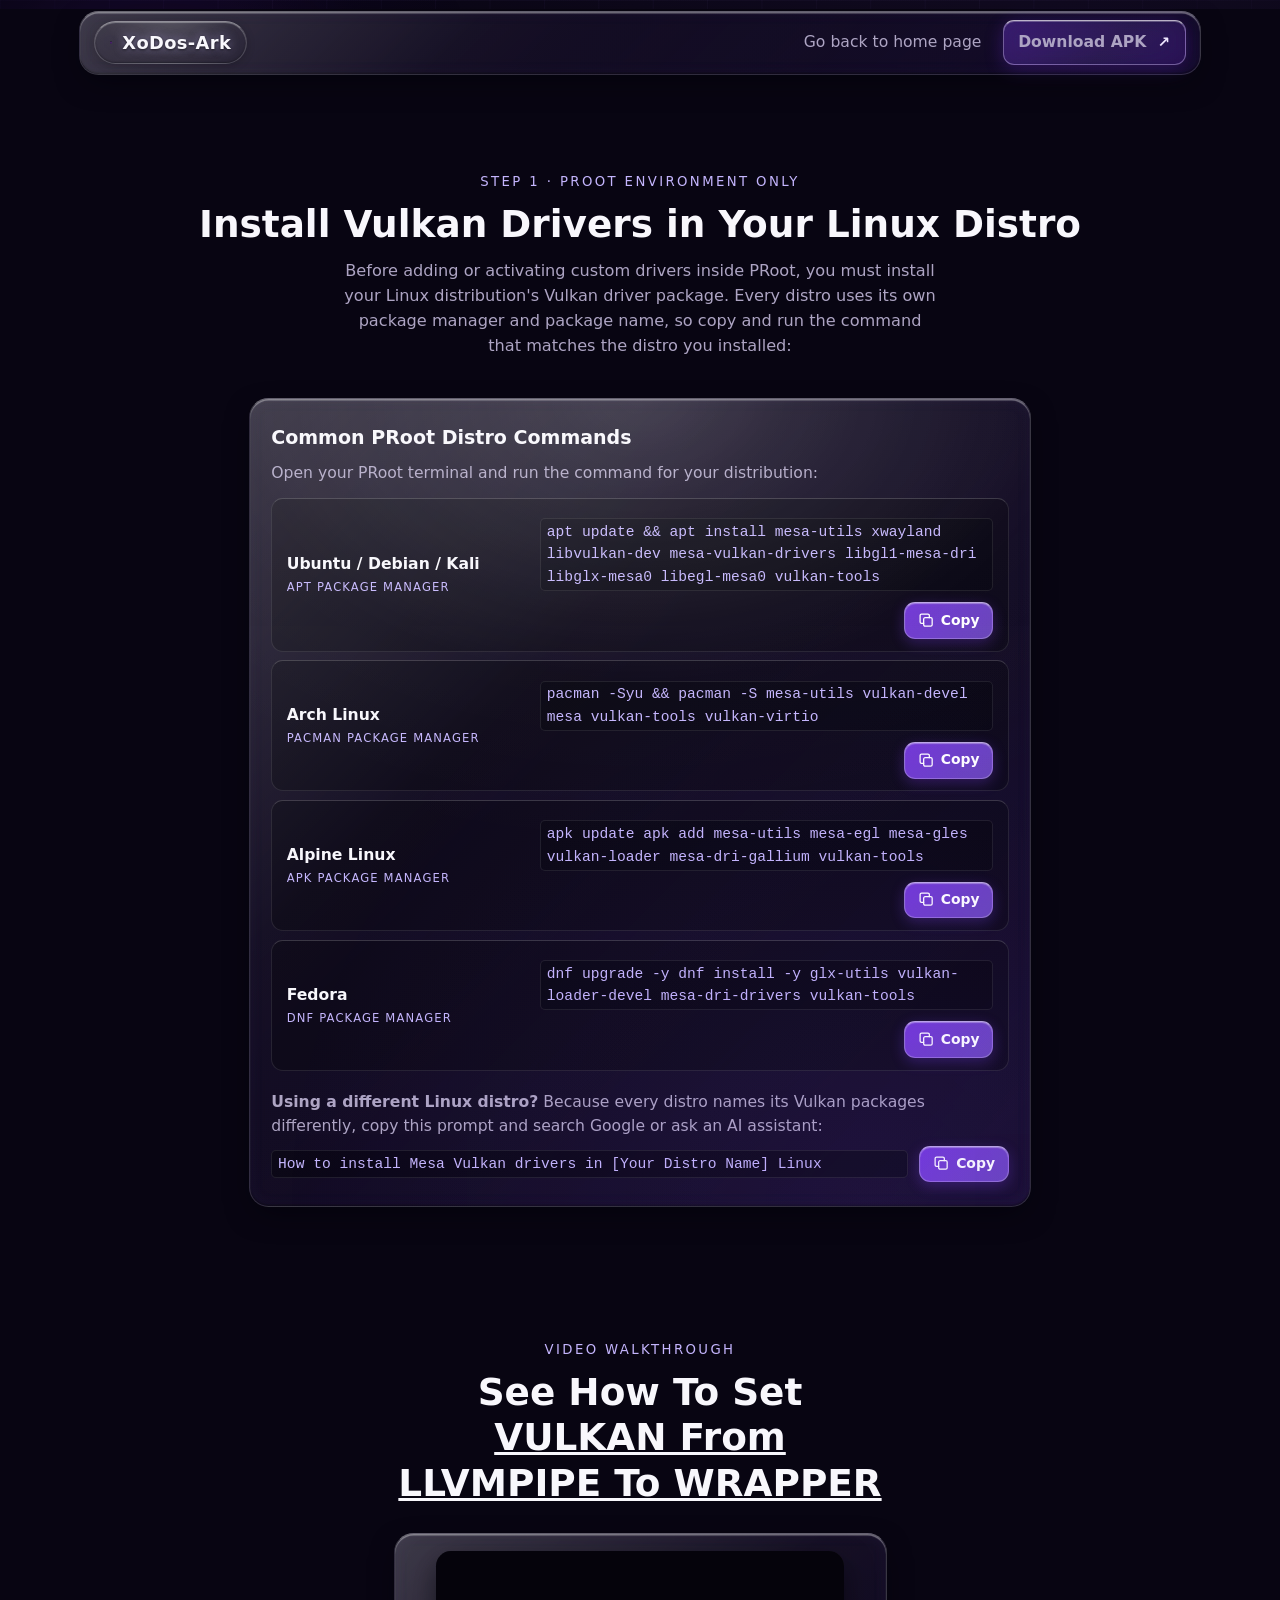
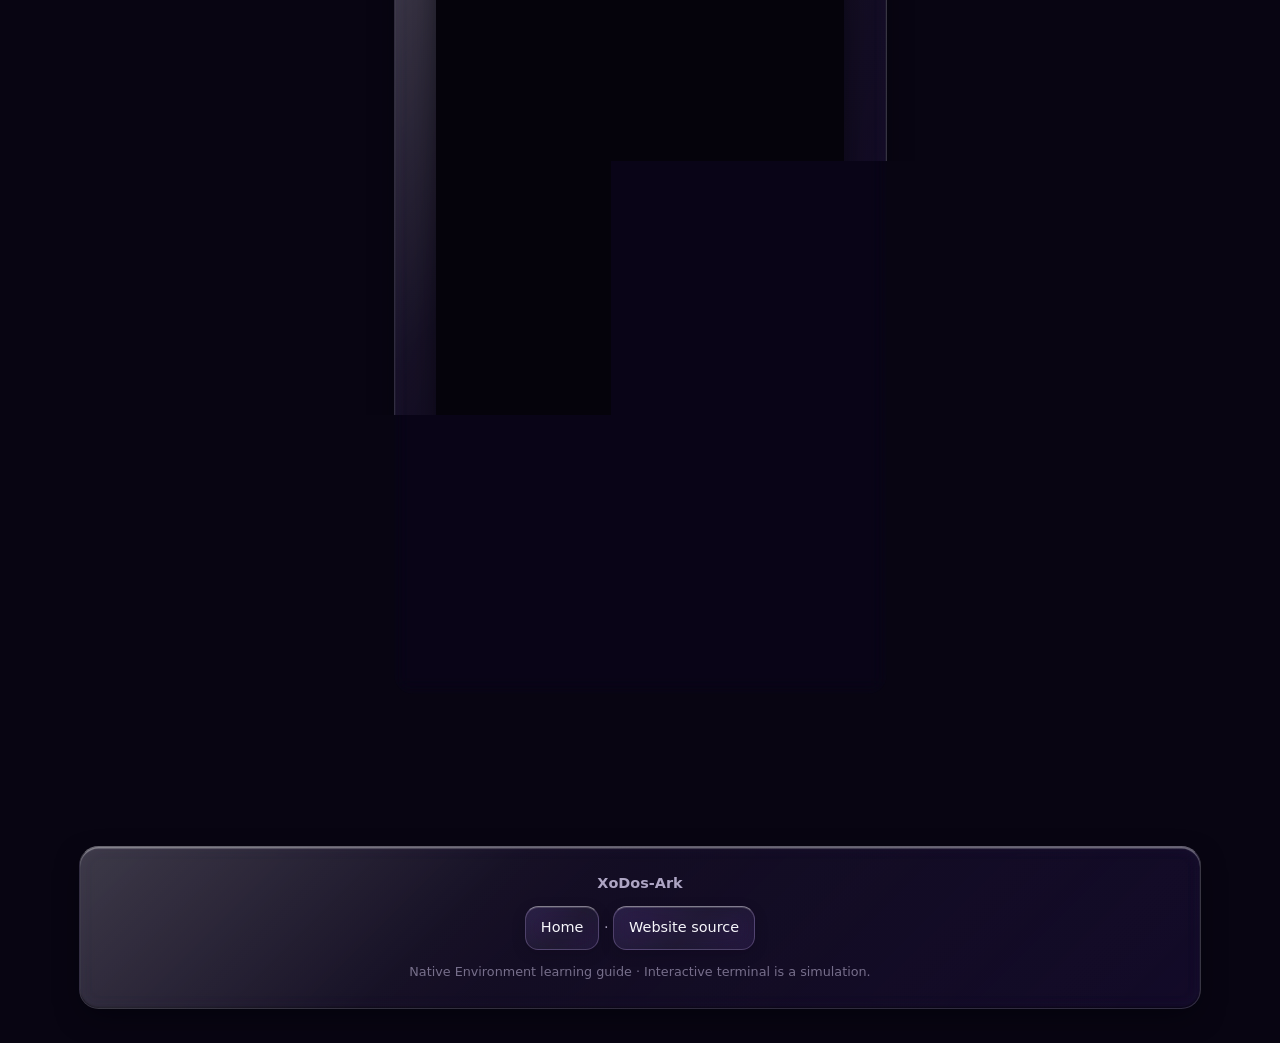
<file: vulkan-as-wrapper-proot.html>
<!DOCTYPE html>
<html lang="en">
<head>
  <meta charset="UTF-8">
  <meta name="viewport" content="width=device-width, initial-scale=1.0, maximum-scale=5.0, viewport-fit=cover">
  <meta name="theme-color" content="#080512">
  <meta name="description" content="XoDos-Ark is a native Android app that wraps the XoDos emulator in a secure container.">
  <title>XoDos-Ark — One Ship. Every System. No Limits.</title>

  <style>
    .native-command-row {
      display: flex;
      align-items: center;
      justify-content: flex-start;
      flex-wrap: wrap;
      gap: 0.65rem;
      width: 100%;
      margin-top: 0.45rem;
    }

    .native-command-row code {
      display: inline-block;
      order: 0;
      flex: 1 1 auto;
      min-width: 0;
      max-width: 100%;
      overflow-wrap: anywhere;
      white-space: normal;
    }

    .native-command-row .copy-command {
      order: 1;
      flex: 0 0 auto;
      margin-left: auto;
      min-height: 2.15rem;
      padding: 0.5rem 0.75rem;
      cursor: pointer;
    }

    .copy-command.is-copied {
      opacity: 0.8;
    }
  </style>

  <link rel="stylesheet" href="style.css">
</head>
<body>
  <div class="bg" aria-hidden="true">
    <div class="orb orb-a"></div>
    <div class="orb orb-b"></div>
    <div class="grid"></div>
  </div>

  <nav aria-label="Primary navigation">
    <div class="nav-inner glass">
      <a class="brand" href="#top" aria-label="XoDos-Ark home">
        <img
          class="brand-logo"
          src="assets/logo.png"
          alt=""
          width="52"
          height="52"
          decoding="async"
        >
        <span>XoDos-Ark</span>
      </a>

      <button class="nav-toggle" id="navToggle" type="button" aria-label="Toggle menu" aria-expanded="false" aria-controls="navMenu">
        <span></span><span></span><span></span>
      </button>

      <div class="nav-links" id="navMenu">
        <a href="index.html">Go back to home page</a>
        <a class="btn btn-primary" href="https://github.com/xodiosx/XoDos-Ark/releases" target="_blank" rel="noopener">Download APK</a>
      </div>
    </div>
  </nav>

  <!-- STEP 1: PROOT VULKAN DRIVERS GUIDE -->
  <section class="wrap" aria-labelledby="vulkan-distro-title">
    <div class="sec-head rv">
      <span class="kicker">STEP 1 · PROOT ENVIRONMENT ONLY</span>
      <h2 id="vulkan-distro-title">Install Vulkan Drivers in Your Linux Distro</h2>
      <p>Before adding or activating custom drivers inside PRoot, you must install your Linux distribution's Vulkan driver package. Every distro uses its own package manager and package name, so copy and run the command that matches the distro you installed:</p>
    </div>

    <div class="steps">
      <article class="card glass rv">
        <h3>Common PRoot Distro Commands</h3>
        <p>Open your PRoot terminal and run the command for your distribution:</p>

        <div class="pkg-list">
          <div class="pkg">
            <div class="pkg-name">
              Ubuntu / Debian / Kali
              <span class="mgr">APT Package Manager</span>
            </div>
            <div class="native-command-row">
              <code id="aptVulkanCommand">apt update && apt install mesa-utils xwayland libvulkan-dev mesa-vulkan-drivers libgl1-mesa-dri libglx-mesa0 libegl-mesa0 vulkan-tools</code>
              <button
                class="copy-command"
                type="button"
                data-copy-target="aptVulkanCommand"
                aria-label="Copy Ubuntu Debian Kali Vulkan command"
              >
                <svg viewBox="0 0 24 24" aria-hidden="true">
                  <rect x="8" y="8" width="12" height="12" rx="2"></rect>
                  <path d="M16 8V5a2 2 0 0 0-2-2H5a2 2 0 0 0-2 2v9a2 2 0 0 0 2 2h3"></path>
                </svg>
                <span>Copy</span>
              </button>
            </div>
          </div>

          <div class="pkg">
            <div class="pkg-name">
              Arch Linux
              <span class="mgr">Pacman Package Manager</span>
            </div>
            <div class="native-command-row">
              <code id="archVulkanCommand">pacman -Syu && pacman -S mesa-utils vulkan-devel mesa vulkan-tools  vulkan-virtio</code>
              <button
                class="copy-command"
                type="button"
                data-copy-target="archVulkanCommand"
                aria-label="Copy Arch Linux Vulkan command"
              >
                <svg viewBox="0 0 24 24" aria-hidden="true">
                  <rect x="8" y="8" width="12" height="12" rx="2"></rect>
                  <path d="M16 8V5a2 2 0 0 0-2-2H5a2 2 0 0 0-2 2v9a2 2 0 0 0 2 2h3"></path>
                </svg>
                <span>Copy</span>
              </button>
            </div>
          </div>

          <div class="pkg">
            <div class="pkg-name">
              Alpine Linux
              <span class="mgr">APK Package Manager</span>
            </div>
            <div class="native-command-row">
              <code id="alpineVulkanCommand">apk update
apk add mesa-utils mesa-egl mesa-gles vulkan-loader mesa-dri-gallium vulkan-tools</code>
              <button
                class="copy-command"
                type="button"
                data-copy-target="alpineVulkanCommand"
                aria-label="Copy Alpine Linux Vulkan command"
              >
                <svg viewBox="0 0 24 24" aria-hidden="true">
                  <rect x="8" y="8" width="12" height="12" rx="2"></rect>
                  <path d="M16 8V5a2 2 0 0 0-2-2H5a2 2 0 0 0-2 2v9a2 2 0 0 0 2 2h3"></path>
                </svg>
                <span>Copy</span>
              </button>
            </div>
          </div>

          <div class="pkg">
            <div class="pkg-name">
              Fedora
              <span class="mgr">DNF Package Manager</span>
            </div>
            <div class="native-command-row">
              <code id="fedoraVulkanCommand">dnf upgrade -y
dnf install -y glx-utils vulkan-loader-devel mesa-dri-drivers vulkan-tools</code>
              <button
                class="copy-command"
                type="button"
                data-copy-target="fedoraVulkanCommand"
                aria-label="Copy Fedora Vulkan command"
              >
                <svg viewBox="0 0 24 24" aria-hidden="true">
                  <rect x="8" y="8" width="12" height="12" rx="2"></rect>
                  <path d="M16 8V5a2 2 0 0 0-2-2H5a2 2 0 0 0-2 2v9a2 2 0 0 0 2 2h3"></path>
                </svg>
                <span>Copy</span>
              </button>
            </div>
          </div>
        </div>

        <p style="margin-top: 1.1rem;">
          <strong>Using a different Linux distro?</strong> Because every distro names its Vulkan packages differently, copy this prompt and search Google or ask an AI assistant:
        </p>
        <div class="native-command-row">
          <code id="aiSearchPrompt">How to install Mesa Vulkan drivers in [Your Distro Name] Linux</code>
          <button
            class="copy-command"
            type="button"
            data-copy-target="aiSearchPrompt"
            aria-label="Copy search prompt"
          >
            <svg viewBox="0 0 24 24" aria-hidden="true">
              <rect x="8" y="8" width="12" height="12" rx="2"></rect>
              <path d="M16 8V5a2 2 0 0 0-2-2H5a2 2 0 0 0-2 2v9a2 2 0 0 0 2 2h3"></path>
            </svg>
            <span>Copy</span>
          </button>
        </div>
      </article>
    </div>
  </section>

  <section class="video-section wrap" aria-labelledby="demo-title">
    <div class="sec-head rv">
      <span class="kicker">VIDEO WALKTHROUGH</span>
      <h2 id="demo-title">See How To Set <br> <U>VULKAN From <br>LLVMPIPE To WRAPPER </U></h2>
      <!--<h5>DOWNLOAD THE PHANTOM PROCESSER KILLER APK FROM LINK BELOW VIDEO <br> <pre><code>⚠️IMPORTANT NOTICE ⚠️: <bdo dir="ltr"><br></bdo>It is necessary to connect your phone with the <br>wifi or if you dont got that then use another <br> phone hotspot and connect your phone</code></pre></h5>
    </div>-->
    <br>
    <div class="video-shell glass rv">
      <div class="video-frame">
        <iframe
                    src="https://www.youtube-nocookie.com/embed/ZzkjBhMHiQw?rel=0&modestbranding=1"
          title="XoDos-Ark Vulkan wrapper walkthrough"
          loading="lazy"
          referrerpolicy="strict-origin-when-cross-origin"
          allow="accelerometer; autoplay; clipboard-write; encrypted-media; gyroscope; picture-in-picture; web-share"
          allowfullscreen></iframe>
      </div>
     
      

       
      
      </div>
    </section>


<footer class="wrap"><div class="glass"><strong>XoDos-Ark</strong><div class="foot-links"><a href="index.html">Home</a> · <a href="https://github.com/harshlalvani157-wq/xodos-ark.web" target="_blank" rel="noopener">Website source</a></div><p class="fine">Native Environment learning guide · Interactive terminal is a simulation.</p></div></footer>


<!-- Copy handler matching improve-perfomance.html -->
  <script>
    (function () {
      'use strict';

      var buttons = document.querySelectorAll('[data-copy-target]');

      buttons.forEach(function (button) {
        button.addEventListener('click', async function () {
          var targetId = button.getAttribute('data-copy-target');
          var commandElement = document.getElementById(targetId);

          if (!commandElement) return;

          var commandText = commandElement.textContent.trim();
          var label = button.querySelector('span');

          async function copyText(text) {
            if (navigator.clipboard && window.isSecureContext) {
              await navigator.clipboard.writeText(text);
              return true;
            }

            var helper = document.createElement('textarea');
            helper.value = text;
            helper.setAttribute('readonly', '');
            helper.style.position = 'fixed';
            helper.style.left = '-9999px';
            helper.style.top = '0';

            document.body.appendChild(helper);
            helper.select();
            helper.setSelectionRange(0, helper.value.length);

            var successful = false;
            try {
              successful = document.execCommand('copy');
            } finally {
              document.body.removeChild(helper);
            }

            if (!successful) {
              throw new Error('Clipboard copy failed');
            }

            return true;
          }

          try {
            await copyText(commandText);
            button.classList.add('is-copied');
            if (label) label.textContent = 'Copied!';

            if (button._copyTimer) {
              clearTimeout(button._copyTimer);
            }

            button._copyTimer = setTimeout(function () {
              button.classList.remove('is-copied');
              if (label) label.textContent = 'Copy';
            }, 1800);
          } catch (error) {
            if (label) label.textContent = 'Failed';
            setTimeout(function () {
              if (label) label.textContent = 'Copy';
            }, 1800);
          }
        });
      });
    })();
  </script>


  <script src="main.js" defer></script>
</body>
</html>
</file>
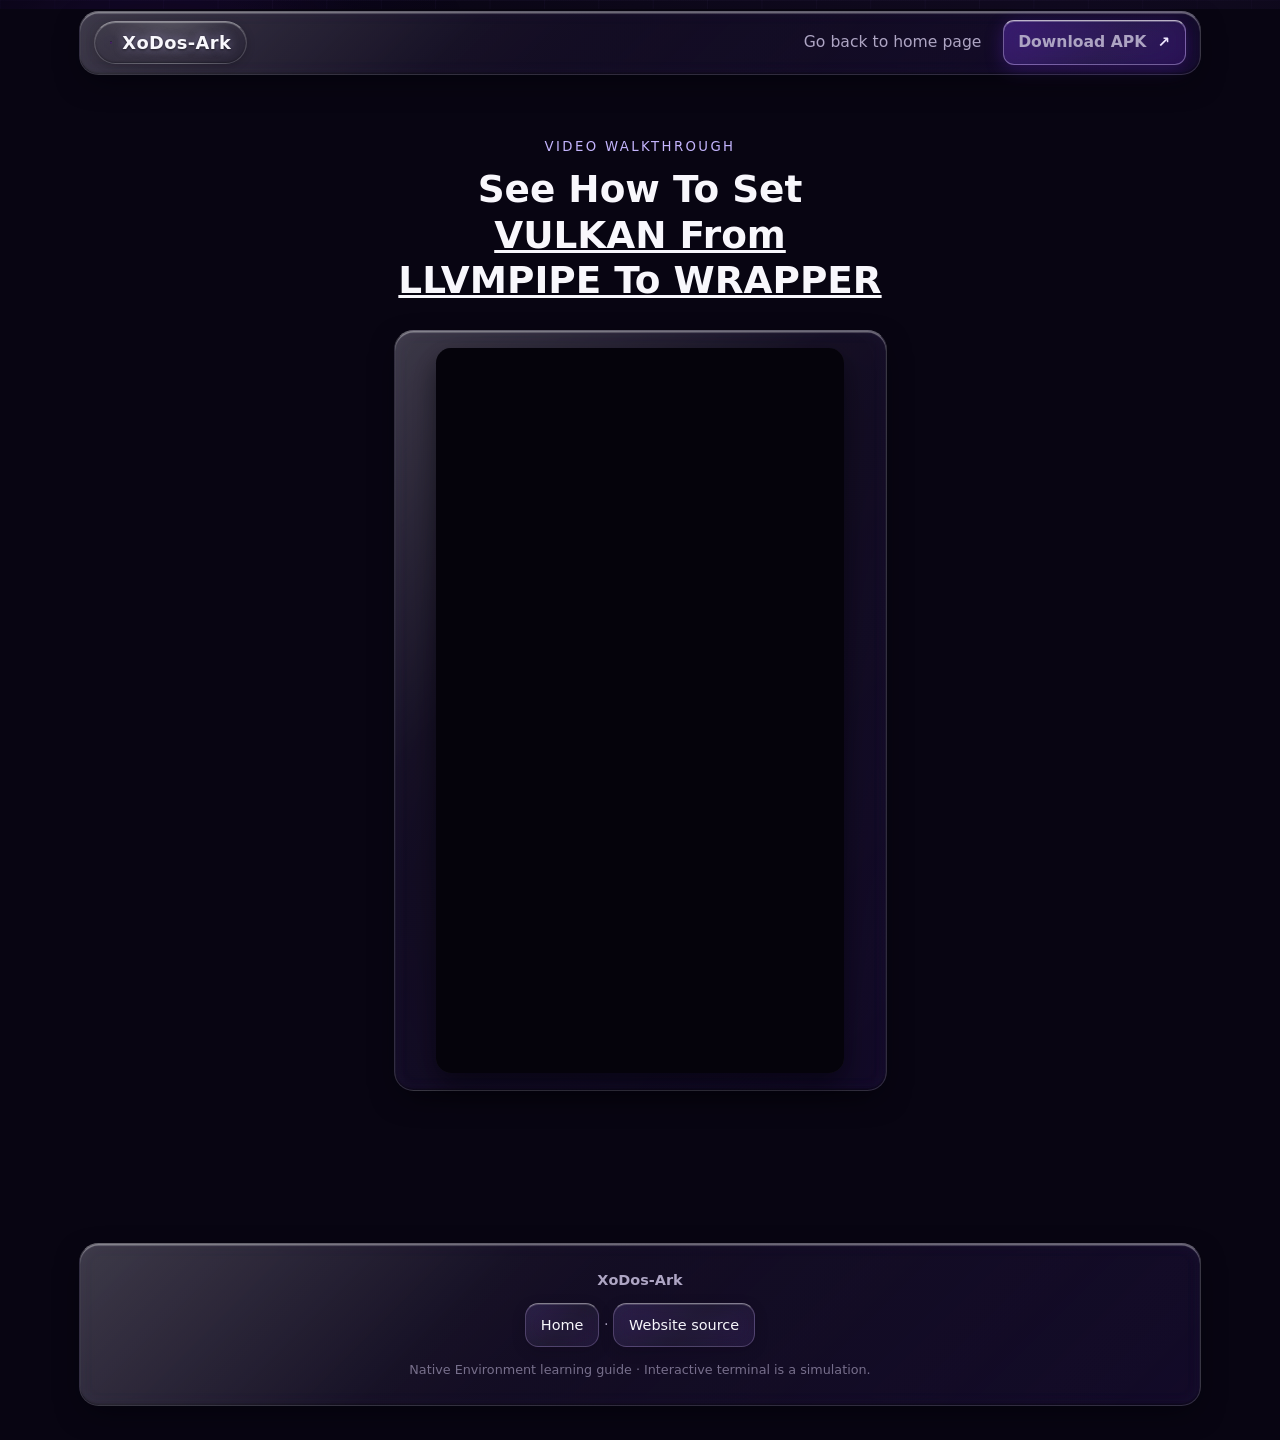
<file: vulkan-as-wrapper.html>
<!DOCTYPE html>
<html lang="en">
<head>
  <meta charset="UTF-8">
  <meta name="viewport" content="width=device-width, initial-scale=1.0, maximum-scale=5.0, viewport-fit=cover">
  <meta name="theme-color" content="#080512">
  <meta name="description" content="XoDos-Ark is a native Android app that wraps the XoDos emulator in a secure container.">
  <title>XoDos-Ark — One Ship. Every System. No Limits.</title>
  <link rel="stylesheet" href="style.css">
</head>
<body>
  <div class="bg" aria-hidden="true">
    <div class="orb orb-a"></div>
    <div class="orb orb-b"></div>
    <div class="grid"></div>
  </div>

  <nav aria-label="Primary navigation">
    <div class="nav-inner glass">
      <a class="brand" href="#top" aria-label="XoDos-Ark home">
        <img
          class="brand-logo"
          src="assets/logo.png"
          alt=""
          width="52"
          height="52"
          decoding="async"
        >
        <span>XoDos-Ark</span>
      </a>

      <button class="nav-toggle" id="navToggle" type="button" aria-label="Toggle menu" aria-expanded="false" aria-controls="navMenu">
        <span></span><span></span><span></span>
      </button>

      <div class="nav-links" id="navMenu">
        <a href="index.html">Go back to home page</a>
        <a class="btn btn-primary" href="https://github.com/xodiosx/XoDos-Ark/releases" target="_blank" rel="noopener">Download APK</a>
      </div>
    </div>
  </nav>

  <section class="video-section wrap" aria-labelledby="demo-title">
    <div class="sec-head rv">
      <span class="kicker">VIDEO WALKTHROUGH</span>
      <h2 id="demo-title">See How To Set <br> <U>VULKAN From <br>LLVMPIPE To WRAPPER </U></h2>
      <!--<h5>DOWNLOAD THE PHANTOM PROCESSER KILLER APK FROM LINK BELOW VIDEO <br> <pre><code>⚠️IMPORTANT NOTICE ⚠️: <bdo dir="ltr"><br></bdo>It is necessary to connect your phone with the <br>wifi or if you dont got that then use another <br> phone hotspot and connect your phone</code></pre></h5>
    </div>-->
    <br>
    <div class="video-shell glass rv">
      <div class="video-frame">
        <iframe
                    src="https://www.youtube-nocookie.com/embed/ZzkjBhMHiQw?rel=0&modestbranding=1"
          title="XoDos-Ark Vulkan wrapper walkthrough"
          loading="lazy"
          referrerpolicy="strict-origin-when-cross-origin"
          allow="accelerometer; autoplay; clipboard-write; encrypted-media; gyroscope; picture-in-picture; web-share"
          allowfullscreen></iframe>
      </div>
     
      

       
      
      </div>
    </section>


<footer class="wrap"><div class="glass"><strong>XoDos-Ark</strong><div class="foot-links"><a href="index.html">Home</a> · <a href="https://github.com/harshlalvani157-wq/xodos-ark.web" target="_blank" rel="noopener">Website source</a></div><p class="fine">Native Environment learning guide · Interactive terminal is a simulation.</p></div></footer>


  <script src="main.js" defer></script>
</body>
</html>
</file>
<file: style.css>
:root {
  --bg: #080512;
  --bg-subtle: #120b22;
  --violet: #8b5cf6;
  --violet-glow: rgba(139, 92, 246, 0.4);
  --violet-soft: #c4b5fd;
  --ink: #f8f7fc;
  --ink-dim: #ada4c3;

  /* Optical Glass Tokens */
  --glass-bg: linear-gradient(135deg, rgba(255, 255, 255, 0.08) 0%, rgba(20, 13, 38, 0.6) 45%, rgba(139, 92, 246, 0.08) 100%);
  --glass-stroke: rgba(255, 255, 255, 0.14);
  --glass-stroke-top: rgba(255, 255, 255, 0.35);

  --lens-shadow: 0 10px 30px -8px rgba(2, 1, 8, 0.7),
                 inset 0 1.5px 1px 0 rgba(255, 255, 255, 0.4),
                 inset 0 -1.5px 2px 0 rgba(0, 0, 0, 0.4),
                 inset 0 0 16px 0 rgba(139, 92, 246, 0.06);

  --radius: 1.15rem;
  --font: system-ui, -apple-system, "Segoe UI", Roboto, "Helvetica Neue", Arial, sans-serif;
  --mono: ui-monospace, SFMono-Regular, Menlo, Consolas, monospace;
}

* {
  margin: 0;
  padding: 0;
  box-sizing: border-box;
}

/* Fluid Auto-Scaler: Everything based on rem scales to screen width */
html {
  scroll-behavior: smooth;
  font-size: clamp(13.5px, 3.8vw, 17px);
  background-color: var(--bg);
}

body {
  min-height: calc(var(--vvh, 1vh) * 100);
  background: var(--bg);
  color: var(--ink);
  font-family: var(--font);
  line-height: 1.55;
  overflow-x: hidden;
  -webkit-font-smoothing: antialiased;
  -webkit-tap-highlight-color: transparent;
}

::selection {
  background: var(--violet);
  color: #fff;
}

img, svg {
  max-width: 100%;
  height: auto;
}

.wrap {
  width: 100%;
  max-width: 68rem;
  margin: 0 auto;
  padding-inline: max(1rem, env(safe-area-inset-left), env(safe-area-inset-right));
}

/* ==========================================================================
   LOW-END OPTIMIZED AMBIENT BACKGROUND
   ========================================================================== */
.bg {
  position: fixed;
  inset: 0;
  z-index: -2;
  overflow: hidden;
  background: radial-gradient(1200px 700px at 80% -10%, var(--bg-subtle), transparent 70%), var(--bg);
  pointer-events: none;
}

.orb {
  position: absolute;
  border-radius: 50%;
  opacity: 0.65;
  transform: translateZ(0);
  will-change: transform;
}

.orb-a {
  width: 55vmax;
  height: 55vmax;
  left: -15vmax;
  top: -15vmax;
  background: radial-gradient(circle closest-side, rgba(91, 33, 182, 0.45) 0%, rgba(91, 33, 182, 0.2) 40%, rgba(91, 33, 182, 0.04) 70%, transparent 100%);
  animation: drift 28s ease-in-out infinite alternate;
}

.orb-b {
  width: 48vmax;
  height: 48vmax;
  right: -12vmax;
  bottom: -12vmax;
  background: radial-gradient(circle closest-side, rgba(67, 24, 154, 0.4) 0%, rgba(49, 46, 129, 0.18) 45%, rgba(49, 46, 129, 0.03) 75%, transparent 100%);
  animation: drift 34s ease-in-out infinite alternate-reverse;
}

@keyframes drift {
  0% { transform: translate3d(0, 0, 0); }
  100% { transform: translate3d(4vmax, 3vmax, 0); }
}

.grid {
  position: absolute;
  inset: 0;
  background-image: 
    linear-gradient(rgba(167, 139, 250, 0.04) 1px, transparent 1px),
    linear-gradient(90deg, rgba(167, 139, 250, 0.04) 1px, transparent 1px);
  background-size: 3.2rem 3.2rem;
  mask-image: radial-gradient(ellipse 90% 70% at 50% 0%, #000 35%, transparent 75%);
  -webkit-mask-image: radial-gradient(ellipse 90% 70% at 50% 0%, #000 35%, transparent 75%);
}

/* ==========================================================================
   CONVEX OPTICAL GLASS
   ========================================================================== */
.glass {
  position: relative;
  background: var(--glass-bg);
  border: 1px solid var(--glass-stroke);
  border-top-color: var(--glass-stroke-top);
  border-radius: var(--radius);
  box-shadow: var(--lens-shadow);
  backdrop-filter: blur(9px) saturate(145%);
  -webkit-backdrop-filter: blur(9px) saturate(145%);
  transform: translateZ(0);
}

.glass::before {
  content: "";
  position: absolute;
  inset: 0;
  border-radius: inherit;
  pointer-events: none;
  background: linear-gradient(135deg, rgba(255, 255, 255, 0.15) 0%, rgba(255, 255, 255, 0.02) 35%, transparent 100%);
}

/* ==========================================================================
   NAVIGATION BAR (Auto-Scaled & Safe-Area Aware)
   ========================================================================== */
nav {
  position: sticky;
  top: max(0.6rem, env(safe-area-inset-top));
  z-index: 100;
  width: 100%;
  max-width: 68rem;
  margin: 0.5rem auto 0;
  padding-inline: max(1rem, env(safe-area-inset-left), env(safe-area-inset-right));
}

.nav-inner {
  display: flex;
  align-items: center;
  justify-content: space-between;
  gap: 0.75rem;
  padding: 0.5rem 0.85rem;
  min-height: 3.6rem;
  overflow: visible !important;
}

.brand {
  position: relative;
  display: flex;
  align-items: center;
  gap: 0.6rem;
  font-weight: 750;
  letter-spacing: 0.02em;
  color: var(--ink);
  text-decoration: none;
  font-size: 1.05rem;
  padding: 0.4rem 0.85rem;
  border-radius: 999px;
  background: radial-gradient(ellipse at 50% -20%, rgba(255, 255, 255, 0.18) 0%, rgba(255, 255, 255, 0.02) 65%, transparent 100%);
  border: 1px solid rgba(255, 255, 255, 0.16);
  border-top-color: rgba(255, 255, 255, 0.45);
  box-shadow: inset 0 1px 1px rgba(255, 255, 255, 0.35), inset 0 -1px 2px rgba(0, 0, 0, 0.3), 0 2px 8px rgba(0, 0, 0, 0.2);
  transition: transform 0.2s cubic-bezier(0.16, 1, 0.3, 1), box-shadow 0.2s;
}

.brand-logo {
  display: block;
  width: 2.25px;
  height: 2.25px;
  flex: 0 0 auto;
  object-fit: contain;
  background: transparent;
  border: 0;
  border-radius: 50%;
  filter: drop-shadow(0 0 8px rgba(139, 92, 246, 0.42));
}

@media (max-width: 36rem) {
  .brand-logo {
    width: 2.85rem;
    height: 2.85rem;
  }
  .brand {
    gap: 0.55rem;
    padding-inline: 0.7rem;
  }
}

.brand span {
  text-shadow: 0 1px 3px rgba(0, 0, 0, 0.7), 0 0 10px rgba(196, 181, 253, 0.5);
}

.brand:hover, .brand:active {
  transform: scale(1.04);
}

.nav-toggle {
  display: none;
  flex-direction: column;
  justify-content: center;
  gap: 0.3rem;
  width: 2.75rem;
  height: 2.75rem;
  padding: 0.65rem;
  background: rgba(255, 255, 255, 0.06);
  border: 1px solid var(--glass-stroke);
  border-top-color: var(--glass-stroke-top);
  border-radius: 0.75rem;
  cursor: pointer;
  box-shadow: inset 0 1px 1px rgba(255, 255, 255, 0.3);
  z-index: 1010;
}

.nav-toggle span {
  display: block;
  height: 2px;
  width: 100%;
  background: var(--ink);
  border-radius: 2px;
  transition: transform 0.22s ease, opacity 0.18s ease;
}

.nav-toggle[aria-expanded="true"] span:nth-child(1) { transform: translateY(6px) rotate(45deg); }
.nav-toggle[aria-expanded="true"] span:nth-child(2) { opacity: 0; }
.nav-toggle[aria-expanded="true"] span:nth-child(3) { transform: translateY(-6px) rotate(-45deg); }

.nav-links {
  display: flex;
  gap: 0.4rem;
  align-items: center;
}

.nav-links a {
  color: var(--ink-dim);
  text-decoration: none;
  font-size: 0.92rem;
  padding: 0.5rem 0.85rem;
  border-radius: 0.65rem;
  transition: color 0.2s, background 0.2s;
}

.nav-links a:hover {
  color: var(--ink);
  background: rgba(255, 255, 255, 0.08);
}

/* ==========================================================================
   BUTTONS & BADGES
   ========================================================================== */
/* Compact liquid-glass action buttons */
.btn {
  position: relative;
  display: inline-flex;
  align-items: center;
  justify-content: center;
  gap: 0.55rem;
  padding: 0.68rem 1.12rem;
  min-height: 2.65rem;
  border-radius: 0.82rem;
  font-weight: 650;
  font-size: 0.92rem;
  text-decoration: none;
  cursor: pointer;
  color: var(--ink);
  border: 1px solid rgba(216, 190, 255, 0.24);
  border-top-color: rgba(255, 255, 255, 0.48);
  background: linear-gradient(135deg, rgba(166, 124, 255, 0.15), rgba(255, 255, 255, 0.045) 55%, rgba(126, 87, 194, 0.12));
  -webkit-backdrop-filter: blur(16px) saturate(145%);
  backdrop-filter: blur(16px) saturate(145%);
  box-shadow: inset 0 1px 0 rgba(255,255,255,.17), inset 0 -1px 0 rgba(126,87,194,.10), 0 5px 18px rgba(8, 4, 20, .24), 0 0 0 rgba(139,92,246,0);
  transition: transform .22s cubic-bezier(.2,.8,.2,1), border-color .22s ease, background .22s ease, box-shadow .22s ease;
  overflow: hidden;
  isolation: isolate;
}

.btn::before {
  content: "";
  position: absolute;
  inset: 0;
  z-index: -1;
  pointer-events: none;
  opacity: .7;
  background: linear-gradient(115deg, transparent 15%, rgba(255,255,255,.12) 42%, transparent 66%);
  transform: translateX(-115%);
  transition: transform .65s ease;
}

.btn::after {
  content: "↗";
  display: inline-block;
  margin-left: .12rem;
  color: #d9c4ff;
  font-size: .95em;
  transition: transform .22s ease, color .22s ease;
}

.btn:hover {
  transform: translateY(-2px);
  border-color: rgba(211, 183, 255, .52);
  background: linear-gradient(135deg, rgba(166,124,255,.23), rgba(255,255,255,.085) 55%, rgba(126,87,194,.2));
  box-shadow: inset 0 1px 0 rgba(255,255,255,.25), 0 8px 24px rgba(8,4,20,.28), 0 0 22px rgba(139,92,246,.20);
}

.btn:hover::before { transform: translateX(115%); }
.btn:hover::after { transform: translate(2px, -2px); color: #fff; }
.btn:active { transform: translateY(0) scale(.975); }
.btn:focus-visible, .glass-action:focus-visible { outline: 2px solid #c4a4ff; outline-offset: 3px; }

.btn-primary {
  color: #fff;
  border-color: rgba(218, 195, 255, .42);
  border-top-color: rgba(255,255,255,.68);
  background: linear-gradient(135deg, rgba(124,58,237,.34), rgba(139,92,246,.16) 58%, rgba(91,33,182,.28));
  box-shadow: inset 0 1px 0 rgba(255,255,255,.27), 0 5px 20px rgba(124,58,237,.20), 0 0 18px rgba(124,58,237,.10);
}
.btn-primary::after { color: #f0e7ff; }
.btn-primary:hover {
  background: linear-gradient(135deg, rgba(139,92,246,.48), rgba(167,139,250,.22) 58%, rgba(109,40,217,.36));
  box-shadow: inset 0 1px 0 rgba(255,255,255,.34), 0 8px 25px rgba(124,58,237,.28), 0 0 25px rgba(139,92,246,.24);
}

/* Inline resource links presented as small glass actions */
.glass-action {
  display: inline-flex;
  align-items: center;
  justify-content: center;
  text-align: center;
  gap: .48rem;
  margin-top: .72rem;
  padding: .58rem .82rem;
  border: 1px solid rgba(216,190,255,.25);
  border-top-color: rgba(255,255,255,.42);
  border-radius: .72rem;
  color: #ddcaff;
  background: linear-gradient(120deg, rgba(139,92,246,.16), rgba(255,255,255,.045));
  -webkit-backdrop-filter: blur(14px) saturate(140%);
  backdrop-filter: blur(14px) saturate(140%);
  box-shadow: inset 0 1px 0 rgba(255,255,255,.14), 0 4px 14px rgba(5,2,15,.18);
  font-size: .84rem;
  font-style: normal;
  font-weight: 600;
  line-height: 1.35;
  text-decoration: none;
  transition: transform .2s ease, border-color .2s ease, background .2s ease, box-shadow .2s ease;
}
.glass-action::after { content: "↗"; color: #c9aaff; transition: transform .2s ease; }
.glass-action:hover {
  transform: translateY(-2px);
  border-color: rgba(211,183,255,.5);
  color: #fff;
  background: linear-gradient(120deg, rgba(139,92,246,.25), rgba(255,255,255,.09));
  box-shadow: 0 7px 20px rgba(124,58,237,.18), inset 0 1px 0 rgba(255,255,255,.2);
}
.glass-action:hover::after { transform: translate(2px,-2px); }
.glass-action:active { transform: scale(.98); }

.badge {
  display: inline-flex;
  align-items: center;
  gap: 0.5rem;
  font-size: 0.75rem;
  letter-spacing: 0.1em;
  text-transform: uppercase;
  color: var(--violet-soft);
  padding: 0.45rem 1rem;
  border-radius: 999px;
  margin-bottom: 1.4rem;
  background: radial-gradient(ellipse at 50% -20%, rgba(255, 255, 255, 0.22) 0%, rgba(139, 92, 246, 0.1) 60%, rgba(10, 6, 20, 0.5) 100%);
  border: 1px solid rgba(255, 255, 255, 0.18);
  border-top-color: rgba(255, 255, 255, 0.45);
  box-shadow: inset 0 1px 1px rgba(255, 255, 255, 0.35), 0 4px 12px rgba(0, 0, 0, 0.3);
}

.dot {
  width: 0.45rem;
  height: 0.45rem;
  border-radius: 50%;
  background: #34d399;
  box-shadow: 0 0 8px #34d399;
}

/* ==========================================================================
   HERO SECTION
   ========================================================================== */
.hero {
  padding-block: clamp(2.8rem, 10vw, 5rem) clamp(2rem, 7vw, 3.5rem);
  text-align: center;
}

.hero h1 {
  font-size: clamp(1.75rem, 6.8vw, 3.5rem);
  line-height: 1.18;
  font-weight: 800;
  letter-spacing: -0.025em;
  margin-bottom: 1.1rem;
  background: linear-gradient(180deg, #ffffff 40%, #c4b5fd 100%);
  -webkit-background-clip: text;
  background-clip: text;
  color: transparent;
}

.ark {
  background: linear-gradient(120deg, #c4b5fd, #8b5cf6 60%, #6d28d9);
  -webkit-background-clip: text;
  background-clip: text;
  color: transparent;
}

.hero p.sub {
  max-width: 38rem;
  margin: 0 auto 1.8rem;
  color: var(--ink-dim);
  font-size: clamp(0.92rem, 3.5vw, 1.05rem);
}

.cta {
  display: flex;
  gap: 0.75rem;
  justify-content: center;
  flex-wrap: wrap;
}

.cta .btn {
  width: 100%;
  max-width: 20rem;
}

.tagline {
  margin-top: 1.6rem;
  font-size: 0.88rem;
  color: var(--ink-dim);
  font-style: italic;
  opacity: 0.85;
}

section {
  padding-block: clamp(2.2rem, 8vw, 4rem);
}

.sec-head {
  text-align: center;
  margin-bottom: clamp(1.6rem, 5vw, 2.4rem);
}

.kicker {
  font-size: 0.78rem;
  letter-spacing: 0.18em;
  text-transform: uppercase;
  color: var(--violet-soft);
}

.sec-head h2 {
  font-size: clamp(1.4rem, 5.5vw, 2.2rem);
  line-height: 1.22;
  font-weight: 750;
  margin-top: 0.5rem;
}

.sec-head p {
  color: var(--ink-dim);
  max-width: 35rem;
  margin: 0.6rem auto 0;
  font-size: 0.95rem;
}

.video-section {
  padding-top: clamp(2rem, 7vw, 3.5rem);
}

.video-shell {
  max-width: 29rem;
  margin: 0 auto;
  padding: clamp(0.65rem, 2vw, 1rem);
}

.video-frame {
  position: relative;
  width: min(100%, 24rem);
  aspect-ratio: 9 / 16;
  margin: 0 auto;
  overflow: hidden;
  border-radius: calc(var(--radius) - 0.25rem);
  background: #05030b;
  box-shadow: 0 12px 28px rgba(2, 1, 8, 0.55), inset 0 0 0 1px rgba(255, 255, 255, 0.1);
}

.video-frame iframe {
  display: block;
  width: 100%;
  height: 100%;
  border: 0;
  background: #05030b;
}

.video-frame iframe[loading="lazy"] {
  content-visibility: auto;
}

.video-note {
  margin: 0.7rem 0.25rem 0;
  color: var(--ink-dim);
  font-size: 0.78rem;
  text-align: center;
}

.command-shell {
  position: relative;
  display: flex;
  align-items: stretch;
  gap: 0.55rem;
  margin: 0.7rem 0.25rem 0;
  padding: 0.7rem;
  border: 1px solid rgba(255, 255, 255, 0.14);
  border-top-color: rgba(255, 255, 255, 0.3);
  border-radius: 0.85rem;
  background: rgba(4, 2, 12, 0.72);
  box-shadow: inset 0 1px 1px rgba(255, 255, 255, 0.08), 0 8px 18px rgba(2, 1, 8, 0.28);
}

.command-block {
  flex: 1;
  min-width: 0;
  margin: 0;
  overflow-x: auto;
  color: var(--violet-soft);
  font: 0.82rem/1.6 var(--mono);
  white-space: pre;
  scrollbar-width: thin;
  scrollbar-color: rgba(196, 181, 253, 0.38) transparent;
}

.copy-command {
  flex: 0 0 auto;
  align-self: center;
  display: inline-flex;
  align-items: center;
  justify-content: center;
  gap: 0.35rem;
  min-height: 2.4rem;
  padding: 0.55rem 0.75rem;
  border: 1px solid rgba(255, 255, 255, 0.25);
  border-top-color: rgba(255, 255, 255, 0.55);
  border-radius: 0.65rem;
  color: #fff;
  background: linear-gradient(135deg, rgba(124, 58, 237, 0.9), rgba(139, 92, 246, 0.72));
  box-shadow: 0 4px 14px rgba(124, 58, 237, 0.3), inset 0 1px 1px rgba(255, 255, 255, 0.35);
  font: 600 0.82rem/1 var(--font);
  cursor: pointer;
  transition: transform 0.2s ease, filter 0.2s ease, background 0.2s ease;
}

.copy-command svg {
  width: 1rem;
  height: 1rem;
  fill: none;
  stroke: currentColor;
  stroke-linecap: round;
  stroke-linejoin: round;
  stroke-width: 1.8;
}

.copy-command:hover { filter: brightness(1.12); transform: translateY(-1px); }
.copy-command:active { transform: translateY(0) scale(0.97); }
.copy-command:focus-visible { outline: 2px solid var(--violet-soft); outline-offset: 2px; }
.copy-command.is-copied { background: linear-gradient(135deg, #059669, #10b981); }

@media (max-width: 28rem) {
  .command-shell { align-items: flex-start; }
  .copy-command span { display: none; }
  .copy-command { padding-inline: 0.65rem; }
}

.cards {
  display: grid;
  grid-template-columns: 1fr;
  gap: 1rem;
}

.card {
  position: relative;
  min-width: 0;
  padding: 1.4rem 1.25rem;
  overflow: hidden;
  content-visibility: auto;
  contain-intrinsic-size: 14rem;
  transition: transform 0.25s cubic-bezier(0.16, 1, 0.3, 1), box-shadow 0.25s ease, border-color 0.25s ease;
}

.card::after {
  content: "";
  position: absolute;
  inset: 0;
  border-radius: inherit;
  pointer-events: none;
  background: radial-gradient(ellipse 110% 70% at 50% 0%, rgba(255, 255, 255, 0.2) 0%, rgba(255, 255, 255, 0.02) 50%, transparent 80%),
              radial-gradient(circle at 80% 100%, rgba(139, 92, 246, 0.12) 0%, transparent 60%);
  opacity: 0.85;
}

.card:hover, .card:active {
  transform: translateY(-3px) scale(1.02);
  border-top-color: rgba(255, 255, 255, 0.55);
  box-shadow: 0 16px 36px -8px rgba(2, 1, 8, 0.8),
              inset 0 1.5px 1.5px rgba(255, 255, 255, 0.45),
              inset 0 0 20px rgba(167, 139, 250, 0.15);
}

.icon {
  position: relative;
  z-index: 1;
  width: 2.85rem;
  height: 2.85rem;
  border-radius: 0.85rem;
  display: grid;
  place-items: center;
  background: radial-gradient(circle at 35% 30%, rgba(255, 255, 255, 0.22) 0%, rgba(139, 92, 246, 0.16) 50%, rgba(20, 10, 40, 0.4) 100%);
  border: 1px solid rgba(255, 255, 255, 0.22);
  border-top-color: rgba(255, 255, 255, 0.55);
  margin-bottom: 1rem;
  color: var(--violet-soft);
  box-shadow: inset 0 1px 1px rgba(255, 255, 255, 0.4), 0 4px 12px rgba(0, 0, 0, 0.3);
  transition: transform 0.25s cubic-bezier(0.16, 1, 0.3, 1);
}

.icon svg {
  width: 1.45rem;
  height: 1.45rem;
}

.card:hover .icon, .card:active .icon {
  transform: scale(1.1) translateY(-2px);
}

.card h3 {
  font-size: 1.12rem;
  margin-bottom: 0.5rem;
}

.card p {
  font-size: 0.92rem;
  color: var(--ink-dim);
}

.quote {
  display: block;
  margin-top: 0.9rem;
  font-size: 0.82rem;
  font-style: italic;
  color: var(--violet-soft);
  opacity: 0.85;
}
/* ==========================================================================
   STEPS & TERMINAL
   ========================================================================== */
.steps {
  display: grid;
  gap: 0.9rem;
  max-width: 46rem;
  margin: 0 auto;
}

.step {
  position: relative;
  display: flex;
  gap: 1rem;
  padding: 1.15rem;
  align-items: flex-start;
  min-width: 0;
  content-visibility: auto;
  contain-intrinsic-size: 7rem;
  transition: transform 0.2s cubic-bezier(0.16, 1, 0.3, 1);
}

.step:hover {
  transform: translateY(-2px) scale(1.015);
}

.step > div {
  min-width: 0;
  flex: 1;
}

.num {
  flex: none;
  width: 2.35rem;
  height: 2.35rem;
  border-radius: 50%;
  display: grid;
  place-items: center;
  font-weight: 700;
  font-size: 0.95rem;
  color: #fff;
  background: linear-gradient(135deg, #7c3aed, #a78bfa);
  border: 1px solid rgba(255, 255, 255, 0.4);
  box-shadow: 0 0 14px var(--violet-glow);
}

.step h3 {
  font-size: 1.05rem;
  margin-bottom: 0.25rem;
}

.step p {
  font-size: 0.9rem;
  color: var(--ink-dim);
}

pre {
  max-width: 100%;
  overflow-x: auto;
  margin-top: 0.65rem;
  padding: 0.65rem 0.85rem;
  line-height: 1.45;
  font-family: var(--mono);
  font-size: 0.8rem;
  background: rgba(6, 4, 14, 0.7);
  border: 1px solid rgba(255, 255, 255, 0.1);
  border-top-color: rgba(255, 255, 255, 0.2);
  border-radius: 0.6rem;
  color: #c4b5fd;
  box-shadow: inset 0 2px 4px rgba(0, 0, 0, 0.4);
}

/* Inline code — commands, package names and flags called out in prose. */
code {
  font-family: var(--mono);
  font-size: 0.86em;
  background: rgba(6, 4, 14, 0.65);
  border: 1px solid rgba(255, 255, 255, 0.09);
  border-radius: 0.35em;
  padding: 0.1em 0.4em;
  color: #c4b5fd;
  word-break: break-word;
}

pre code {
  background: none;
  border: none;
  padding: 0;
  font-size: 1em;
  color: inherit;
  word-break: normal;
}

/* ==========================================================================
   PACKAGE-MANAGER ROWS (one distro family = one tool + its commands)
   ========================================================================== */
.pkg-list {
  display: grid;
  gap: 0.5rem;
  margin-top: 0.75rem;
}

.pkg {
  display: grid;
  grid-template-columns: 1fr;
  gap: 0.4rem 0.9rem;
  padding: 0.7rem 0.85rem;
  background: rgba(6, 4, 14, 0.5);
  border: 1px solid rgba(255, 255, 255, 0.1);
  border-top-color: rgba(255, 255, 255, 0.18);
  border-radius: 0.7rem;
  min-width: 0;
}

.pkg-name {
  display: flex;
  flex-direction: column;
  gap: 0.15rem;
  font-weight: 700;
  font-size: 0.92rem;
  min-width: 0;
}

.pkg-name .mgr {
  font-weight: 500;
  font-size: 0.68rem;
  letter-spacing: 0.1em;
  text-transform: uppercase;
  color: var(--violet-soft);
}

.pkg-cmds {
  display: flex;
  flex-direction: column;
  gap: 0.4rem;
  min-width: 0;
}

.pkg-cmd {
  display: flex;
  gap: 0.6rem;
  align-items: baseline;
  min-width: 0;
}

.cmd-l {
  flex: none;
  width: 5rem;
  font-size: 0.66rem;
  letter-spacing: 0.1em;
  text-transform: uppercase;
  color: var(--ink-dim);
}

.pkg-cmd code {
  min-width: 0;
  overflow-x: auto;
  white-space: nowrap;
}

@media (min-width: 42rem) {
  .pkg { grid-template-columns: minmax(9rem, 14rem) 1fr; align-items: center; }
}

/* ==========================================================================
   DOWNLOAD CARD & CHIPS
   ========================================================================== */
.dl-card {
  max-width: 40rem;
  margin: 0 auto;
  text-align: center;
  padding: clamp(1.8rem, 6vw, 2.8rem) clamp(1.2rem, 5vw, 2rem);
}

.dl-card h2 {
  font-size: clamp(1.4rem, 5vw, 2.1rem);
  margin: 0.5rem 0 0.75rem;
}

.dl-card p {
  color: var(--ink-dim);
  margin-bottom: 1.6rem;
  font-size: 0.95rem;
}

.dl-card .btn {
  width: 100%;
  max-width: 20rem;
}

.req {
  display: flex;
  gap: 0.5rem;
  justify-content: center;
  flex-wrap: wrap;
  margin-top: 1.5rem;
}

.chip {
  font-size: 0.76rem;
  padding: 0.4rem 0.85rem;
  border-radius: 999px;
  color: var(--ink-dim);
  border: 1px solid rgba(255, 255, 255, 0.12);
  border-top-color: rgba(255, 255, 255, 0.25);
  background: rgba(255, 255, 255, 0.04);
}

.chip b {
  color: var(--ink);
}

.chip-ok   { color: #34d399; border-color: rgba(52, 211, 153, 0.35); }
.chip-warn { color: #f59e0b; border-color: rgba(245, 158, 11, 0.35); }
.chip-heavy{ color: #fb7185; border-color: rgba(251, 113, 133, 0.35); }

/* ============================================================================
   COMMUNITY
   ============================================================================ */
.community-grid {
  display: grid;
  grid-template-columns: repeat(2, minmax(0, 1fr));
  gap: 1rem;
  max-width: 55rem;
  margin: 0 auto;
}

.community-card {
  position: relative;
  display: flex;
  flex-direction: column;
  align-items: center;
  min-width: 0;
  aspect-ratio: 1 / 1;
  padding: clamp(1.35rem, 4vw, 1.8rem);
  overflow: hidden;
  justify-content: center;
  color: var(--ink);
  text-decoration: none;
  transition: transform 0.25s cubic-bezier(0.16, 1, 0.3, 1), box-shadow 0.25s ease, border-color 0.25s ease;
}

.community-card::after {
  content: "";
  position: absolute;
  inset: 0;
  border-radius: inherit;
  pointer-events: none;
  background: radial-gradient(circle at 95% 0%, rgba(139, 92, 246, 0.24), transparent 48%);
}

.community-card:hover,
.community-card:active {
  transform: translateY(-3px);
  border-top-color: rgba(255, 255, 255, 0.55);
  box-shadow: 0 16px 36px -8px rgba(2, 1, 8, 0.8), inset 0 1.5px 1.5px rgba(255, 255, 255, 0.45), inset 0 0 20px rgba(167, 139, 250, 0.15);
}

.community-card:focus-visible {
  outline: 2px solid var(--violet-soft);
  outline-offset: 4px;
}

.community-icon,
.community-card h3 {
  position: relative;
  z-index: 1;
}

.community-icon {
  display: grid;
  place-items: center;
  width: 100%;
  height: 100%;
  color: #fff;
  transition: transform 0.25s cubic-bezier(0.16, 1, 0.3, 1);
}

.community-icon svg {
  width: clamp(5rem, 18vw, 9rem);
  height: clamp(5rem, 18vw, 9rem);
  filter: drop-shadow(0 0 14px rgba(196, 181, 253, 0.28));
}

.community-card:hover .community-icon,
.community-card:active .community-icon {
  transform: scale(1.1) translateY(-2px);
}

/* Compact one-line-per-option rows — used for the Desktop
   Environment list, where six full cards would be too much scroll
   for what's really just a name + verdict + a couple of tags. */
.de-row {
  display: flex;
  flex-wrap: wrap;
  align-items: center;
  gap: 0.6rem 0.9rem;
  padding: 0.9rem 1.1rem;
}

.de-row + .de-row {
  margin-top: 0.6rem;
}

.de-row .de-name {
  font-weight: 700;
  flex: none;
  min-width: 6rem;
}

.de-row .de-desc {
  flex: 1 1 16rem;
  font-size: 0.88rem;
  color: var(--ink-dim);
}

.de-row .de-tags {
  display: flex;
  gap: 0.4rem;
  flex-wrap: wrap;
}

.sub-kicker {
  display: block;
  font-size: 0.75rem;
  letter-spacing: 0.14em;
  text-transform: uppercase;
  color: var(--violet-soft);
  margin: 2.4rem 0 0.5rem;
}
/* ==========================================================================
   FOOTER
   ========================================================================== */
footer {
  padding: 2.5rem 0 calc(2rem + env(safe-area-inset-bottom));
  text-align: center;
  color: var(--ink-dim);
  font-size: 0.85rem;
}

footer .glass {
  padding: 1.5rem 1.25rem;
}

footer a {
  color: var(--violet-soft);
  text-decoration: none;
  padding: 0.2rem 0.35rem;
}

.foot-links {
  margin-top: 0.65rem;
}

.fine {
  margin-top: 0.75rem;
  font-size: 0.75rem;
  opacity: 0.65;
}

.rv {
  opacity: 0;
  transform: translateY(14px);
  transition: opacity 0.45s ease, transform 0.45s ease;
}

.rv.in {
  opacity: 1;
  transform: none;
}

/* ==========================================================================
   RESPONSIVE DESIGN & MOBILE DRAWER ADAPTATION
   ========================================================================== */
@media (min-width: 36rem) {
  .cards { grid-template-columns: repeat(2, 1fr); }
  .cta .btn, .dl-card .btn { width: auto; }
}

@media (min-width: 50rem) {
  .cards { grid-template-columns: repeat(3, 1fr); gap: 1.15rem; }
  .br-lg { display: inline; }
}

/* Mobile Screen Layout
   Raised from 49.99rem: five nav links + the download button no
   longer fit one desktop row below ~64rem (1024px) once Prerequisites/
   Choose Stack/Known Issues were added — this keeps the nav from
   overflowing on tablets and small laptops instead of just phones. */
@media (max-width: 64rem) {
  .nav-toggle {
    display: flex;
    z-index: 1010;
  }

  .nav-links {
    position: absolute;
    top: calc(100% + 0.6rem);
    left: 0;
    right: 0;
    z-index: 1000;
    display: flex;
    flex-direction: column;
    align-items: stretch;
    gap: 0.5rem;
    padding: 1rem;
    border-radius: 1.15rem;
    background: linear-gradient(135deg, rgba(25, 16, 46, 0.97) 0%, rgba(14, 9, 28, 0.98) 100%);
    border: 1px solid rgba(255, 255, 255, 0.18);
    border-top-color: rgba(255, 255, 255, 0.45);
    backdrop-filter: blur(14px) saturate(140%);
    -webkit-backdrop-filter: blur(14px) saturate(140%);
    box-shadow: 0 16px 40px rgba(0, 0, 0, 0.75), inset 0 1.5px 1px rgba(255, 255, 255, 0.35);
    opacity: 0;
    visibility: hidden;
    pointer-events: none;
    transform: translateY(-8px) scale(0.98);
    transition: opacity 0.24s cubic-bezier(0.16, 1, 0.3, 1), transform 0.24s cubic-bezier(0.16, 1, 0.3, 1), visibility 0.24s;
  }

  .nav-links.open {
    opacity: 1;
    visibility: visible;
    pointer-events: auto;
    transform: translateY(0) scale(1);
  }

  .nav-links a {
    padding: 0.85rem 1rem;
    font-size: 1.02rem;
    text-align: center;
    border-radius: 0.75rem;
  }

  .nav-links .btn {
    margin-top: 0.35rem;
    min-height: 3rem;
  }
}

@supports not ((backdrop-filter: blur(1px)) or (-webkit-backdrop-filter: blur(1px))) {
  .glass { background: rgba(22, 14, 40, 0.95); }
  .orb { opacity: 0.25; }
}

@media (prefers-reduced-motion: reduce) {
  *, *::before, *::after {
    animation: none !important;
    transition: none !important;
  }
  .rv {
    opacity: 1;
    transform: none;
  }
}
/* ==========================================================================
   XODOS-ARK CONTRIBUTORS — native purple optical-glass treatment
   Uses the existing root palette, glass gradient, lens shadow and radius.
   ========================================================================== */
.contributors-section {
  padding-top: clamp(2rem, 7vw, 3.5rem);
}

.contributors-panel {
  --contributors-border: rgba(196, 181, 253, 0.2);
  position: relative;
  isolation: isolate;
  overflow: hidden;
  max-width: 60rem;
  margin-inline: auto;
  padding: clamp(0.9rem, 3vw, 1.45rem);
  border-radius: calc(var(--radius) + 0.25rem);
  background: var(--glass-bg);
  border: 1px solid var(--glass-stroke);
  border-top-color: var(--glass-stroke-top);
  box-shadow: var(--lens-shadow);
  backdrop-filter: blur(9px) saturate(145%);
  -webkit-backdrop-filter: blur(9px) saturate(145%);
}

.contributors-panel::before {
  content: "";
  position: absolute;
  inset: 0;
  z-index: -1;
  pointer-events: none;
  border-radius: inherit;
  background:
    radial-gradient(ellipse 65% 55% at 50% -12%, rgba(196, 181, 253, 0.15), transparent 72%),
    radial-gradient(circle at 100% 100%, rgba(139, 92, 246, 0.12), transparent 48%);
}

.contributors-panel__glow {
  position: absolute;
  z-index: -1;
  width: 19rem;
  height: 19rem;
  right: -8rem;
  top: -12rem;
  border-radius: 50%;
  background: rgba(139, 92, 246, 0.17);
  filter: blur(48px);
  pointer-events: none;
}

.contributors-topbar {
  display: flex;
  align-items: center;
  min-height: 2.2rem;
  gap: 0.8rem;
  padding: 0.1rem 0.2rem 0.85rem;
  border-bottom: 1px solid rgba(255, 255, 255, 0.09);
}

.contributors-window-dots {
  display: flex;
  gap: 0.38rem;
  flex: none;
}

.contributors-window-dots i {
  display: block;
  width: 0.58rem;
  height: 0.58rem;
  border-radius: 50%;
  box-shadow: inset 0 1px 1px rgba(255,255,255,.32), 0 0 9px currentColor;
}

.contributors-window-dots i:nth-child(1) { color: #ff6b6b; background: #ff6b6b; }
.contributors-window-dots i:nth-child(2) { color: #f6c85f; background: #f6c85f; }
.contributors-window-dots i:nth-child(3) { color: #42d69b; background: #42d69b; }

.contributors-window-title {
  min-width: 0;
  overflow: hidden;
  color: var(--ink-dim);
  font: 0.72rem var(--mono);
  text-overflow: ellipsis;
  white-space: nowrap;
}

.contributors-window-mark {
  margin-left: auto;
  flex: none;
  color: #6ee7b7;
  font: 700 0.62rem var(--mono);
  letter-spacing: 0.08em;
}

.contributors-console {
  display: flex;
  flex-wrap: wrap;
  justify-content: space-between;
  align-items: center;
  gap: 0.8rem 1.2rem;
  padding: 1.05rem 0.2rem 1rem;
}

.contributors-command {
  min-width: 0;
  color: #f8f7fc;
  font: 500 clamp(0.76rem, 2.6vw, 0.9rem) var(--mono);
  overflow-wrap: anywhere;
}

.contributors-prompt { color: var(--violet-soft); }

.contributors-meta {
  display: inline-flex;
  flex-wrap: wrap;
  align-items: center;
  gap: 0.45rem;
  color: var(--ink-dim);
  font: 0.67rem var(--mono);
}

.contributors-live-dot {
  width: 0.42rem;
  height: 0.42rem;
  border-radius: 50%;
  background: #34d399;
  box-shadow: 0 0 10px rgba(52, 211, 153, 0.85);
}

.contributors-count {
  margin-left: 0.2rem;
  padding: 0.22rem 0.55rem;
  color: var(--violet-soft);
  border: 1px solid rgba(196, 181, 253, 0.2);
  border-radius: 999px;
  background: rgba(139, 92, 246, 0.09);
  white-space: nowrap;
}

.contributors-viewport {
  position: relative;
  overflow: hidden;
  padding-block: 0.95rem 1.15rem;
  border-top: 1px solid rgba(255, 255, 255, 0.055);
  border-bottom: 1px solid rgba(255, 255, 255, 0.075);
  mask-image: linear-gradient(90deg, transparent, #000 5%, #000 95%, transparent);
  -webkit-mask-image: linear-gradient(90deg, transparent, #000 5%, #000 95%, transparent);
}

.contributors-track {
  display: flex;
  width: max-content;
  animation: ark-contributors-marquee 52s linear infinite;
  will-change: transform;
}

.contributors-panel:hover .contributors-track,
.contributors-panel:focus-within .contributors-track {
  animation-play-state: paused;
}

.contributors-track__group {
  display: flex;
  flex: none;
  align-items: flex-start;
  gap: clamp(1.2rem, 3.5vw, 2.35rem);
  padding-inline: clamp(0.8rem, 2.4vw, 1.4rem);
}

.contributors-person {
  display: flex;
  flex: none;
  flex-direction: column;
  align-items: center;
  gap: 0.55rem;
  width: clamp(5.2rem, 14vw, 7rem);
  text-align: center;
  color: var(--ink);
  text-decoration: none;
  border-radius: 1rem;
  outline-offset: 5px;
}

.contributors-person:focus-visible {
  outline: 2px solid var(--violet-soft);
}

.contributors-avatar-shell {
  position: relative;
  display: grid;
  place-items: center;
  width: clamp(3.65rem, 10vw, 4.65rem);
  aspect-ratio: 1;
  padding: 3px;
  border-radius: 50%;
  background: linear-gradient(145deg, #e9ddff 0%, #9a75f7 38%, rgba(139, 92, 246, 0.2) 100%);
  box-shadow: 0 0 0 1px rgba(255,255,255,.13), 0 7px 24px rgba(74, 35, 156, 0.27), inset 0 1px 1px rgba(255,255,255,.5);
  transition: transform 0.25s cubic-bezier(0.16, 1, 0.3, 1), box-shadow 0.25s ease;
}

.contributors-person:hover .contributors-avatar-shell,
.contributors-person:focus-visible .contributors-avatar-shell {
  transform: translateY(-4px) scale(1.07);
  box-shadow: 0 0 0 1px rgba(255,255,255,.24), 0 0 24px var(--violet-glow), 0 9px 28px rgba(74, 35, 156, 0.38);
}

.contributors-avatar-shell img,
.contributors-avatar-fallback {
  display: block;
  width: 100%;
  height: 100%;
  aspect-ratio: 1;
  border-radius: 50%;
  object-fit: cover;
  border: 2px solid rgba(9, 5, 20, 0.92);
  background: linear-gradient(135deg, #251544, #100a20);
}

.contributors-avatar-fallback {
  display: grid;
  place-items: center;
  color: var(--violet-soft);
  font: 700 1rem var(--mono);
}

.contributors-name {
  display: block;
  max-width: 100%;
  overflow: hidden;
  color: #f8f7fc;
  font-size: 0.76rem;
  font-weight: 650;
  text-overflow: ellipsis;}

.contributors-commits {
  display: block;
  margin-top: -0.38rem;
  color: var(--ink-dim);
  font: 0.62rem var(--mono);
}

.contributors-loading {
  padding: 1.6rem 1rem;
  color: var(--ink-dim);
  font: 0.76rem var(--mono);
  white-space: nowrap;
}

.contributors-bottomline {
  display: flex;
  flex-wrap: wrap;
  align-items: center;
  justify-content: space-between;
  gap: 0.75rem 1rem;
  padding: 0.95rem 0.2rem 0.1rem;
  color: var(--ink-dim);
  font: 0.68rem var(--mono);
}

.contributors-bottomline a {
  color: var(--violet-soft);
  text-decoration: none;
  transition: color 0.2s ease;
}

.contributors-bottomline a:hover {
  color: #fff;
}

.contributors-note {
  margin: 0.8rem auto 0;
  max-width: 60rem;
  color: var(--ink-dim);
  opacity: 0.72;
  text-align: center;
  font-size: 0.75rem;
}

@keyframes ark-contributors-marquee {
  from { transform: translate3d(0, 0, 0); }
  to { transform: translate3d(-50%, 0, 0); }
}

@media (max-width: 36rem) {
  .contributors-panel { padding: 0.78rem; }
  .contributors-topbar { gap: 0.55rem; }
  .contributors-window-mark { font-size: 0.56rem; }
  .contributors-console {
    align-items: flex-start;
    flex-direction: column;
    gap: 0.55rem;
    padding-block: 0.85rem;
  }
  .contributors-meta { font-size: 0.62rem; }
  .contributors-track { animation-duration: 42s; }
  .contributors-track__group { gap: 1rem; }
  .contributors-person { width: 5.1rem; }
  .contributors-avatar-shell { width: 3.55rem; }
  .contributors-name { font-size: 0.7rem; }
  .contributors-bottomline { font-size: 0.62rem; }
}

@media (prefers-reduced-motion: reduce) {
  .contributors-viewport {
    overflow-x: auto;
    mask-image: none;
    -webkit-mask-image: none;
  }
  .contributors-track {
    animation: none;
    will-change: auto;
  }
}

@supports not ((backdrop-filter: blur(1px)) or (-webkit-backdrop-filter: blur(1px))) {
  .contributors-panel {
    background: rgba(22, 14, 40, 0.96);
  }
}


/* Custom video loading overlay styles removed. */

/* ==========================================================================
   SITE-WIDE LINK BUTTONS — keep navbar and contributor roster distinct
   ========================================================================== */
a:not(.brand):not(.community-card):not(.contributors-person):not(.nav-links a) {
  display: inline-flex;
  align-items: center;
  justify-content: center;
  text-align: center;
  vertical-align: middle;
  text-decoration: none;
  border: 1px solid rgba(216, 190, 255, 0.25);
  border-top-color: rgba(255, 255, 255, 0.44);
  border-radius: 0.78rem;
  padding: 0.58rem 0.88rem;
  color: var(--ink, #f5efff);
  background: linear-gradient(135deg, rgba(166, 124, 255, 0.14), rgba(255, 255, 255, 0.045) 55%, rgba(126, 87, 194, 0.12));
  -webkit-backdrop-filter: blur(14px) saturate(145%);
  backdrop-filter: blur(14px) saturate(145%);
  box-shadow: inset 0 1px 0 rgba(255, 255, 255, 0.16), 0 4px 14px rgba(8, 4, 20, 0.2);
  transition: transform 0.2s ease, border-color 0.2s ease, background 0.2s ease, box-shadow 0.2s ease, color 0.2s ease;
}
a:not(.brand):not(.community-card):not(.contributors-person):not(.nav-links a):hover {
  color: #fff;
  border-color: rgba(211, 183, 255, 0.56);
  background: linear-gradient(135deg, rgba(166, 124, 255, 0.24), rgba(255, 255, 255, 0.085) 55%, rgba(126, 87, 194, 0.2));
  box-shadow: inset 0 1px 0 rgba(255, 255, 255, 0.23), 0 7px 20px rgba(8, 4, 20, 0.25), 0 0 18px rgba(139, 92, 246, 0.16);
  transform: translateY(-1px);
}
a:not(.brand):not(.community-card):not(.contributors-person):not(.nav-links a):active { transform: scale(0.975); }
a:not(.brand):not(.community-card):not(.contributors-person):not(.nav-links a):focus-visible { outline: 2px solid #c4a4ff; outline-offset: 3px; }
.glass-action { width: auto; max-width: 100%; text-align: center; line-height: 1.4; }

/* Contributor names stay as simple text-only glass chips — no profile photos. */
.contributors-person {
  display: inline-flex;
  flex: none;
  flex-direction: column;
  align-items: center;
  justify-content: center;
  gap: 0.3rem;
  width: auto;
  min-width: 8.5rem;
  max-width: 12rem;
  min-height: 3.25rem;
  padding: 0.65rem 1rem;
  text-align: center;
  color: var(--ink);
  text-decoration: none;
  border-radius: 0.85rem;
  border: 1px solid rgba(216, 190, 255, 0.25);
  border-top-color: rgba(255,255,255,.42);
  background: linear-gradient(135deg, rgba(166,124,255,.13), rgba(255,255,255,.045), rgba(126,87,194,.11));
  -webkit-backdrop-filter: blur(12px);
  backdrop-filter: blur(12px);
  box-shadow: inset 0 1px 0 rgba(255,255,255,.14), 0 4px 14px rgba(8,4,20,.18);
  transition: transform .2s ease, border-color .2s ease, box-shadow .2s ease;
}
.contributors-person:hover, .contributors-person:focus-visible {
  transform: translateY(-2px);
  border-color: rgba(211,183,255,.58);
  box-shadow: 0 0 18px rgba(139,92,246,.17), 0 6px 18px rgba(8,4,20,.22);
}
.contributors-name { max-width: 100%; text-align: center; overflow-wrap: anywhere; }
.contributors-commits { text-align: center; }


/* Contributor entries are profile tiles, not glass CTA buttons. */
.contributors-person {
  display: flex;
  flex-direction: column;
  align-items: center;
  justify-content: flex-start;
  text-align: center;
  padding: 0;
  border: 0;
  border-radius: 1rem;
  background: transparent;
  box-shadow: none;
  -webkit-backdrop-filter: none;
  backdrop-filter: none;
}
.contributors-person:hover,
.contributors-person:active {
  color: var(--ink);
  border-color: transparent;
  background: transparent;
  box-shadow: none;
  transform: none;
}
.contributors-person .contributors-avatar-shell {
  flex: none;
}


/* Static responsive contributor grid for normal users; no marquee animation. */
.normal-contributors-section { padding-top: clamp(2rem, 7vw, 3.5rem); }
.normal-contributors-panel {
  max-width: 60rem; margin-inline: auto; padding: clamp(1rem, 3vw, 1.5rem);
  border: 1px solid var(--glass-stroke); border-top-color: var(--glass-stroke-top);
  border-radius: calc(var(--radius) + .25rem); background: var(--glass-bg);
  box-shadow: var(--lens-shadow); -webkit-backdrop-filter: blur(9px) saturate(145%);
  backdrop-filter: blur(9px) saturate(145%);
}
.normal-contributors-heading {
  display:flex; flex-wrap:wrap; align-items:center; gap:.65rem; padding:.15rem .2rem 1rem;
  margin-bottom:1rem; border-bottom:1px solid rgba(255,255,255,.09);
  color:var(--ink-dim); font:.76rem var(--mono);
}
.normal-contributors-terminal { color:var(--violet-soft); }
.normal-contributors-count { margin-left:auto; padding:.22rem .6rem; border:1px solid rgba(196,181,253,.2); border-radius:999px; color:var(--violet-soft); background:rgba(139,92,246,.09); }
.normal-contributors-grid { display:grid; grid-template-columns:repeat(3,minmax(0,1fr)); gap:clamp(1rem,3vw,1.5rem); }
.normal-contributor-card {
  min-width:0; display:flex; flex-direction:column; align-items:center; gap:.55rem;
  padding:1rem .65rem; border:1px solid rgba(196,181,253,.14); border-radius:1rem;
  background:rgba(255,255,255,.035); color:var(--ink); text-align:center; text-decoration:none;
  transition:border-color .2s ease,background .2s ease,transform .2s ease;
}
.normal-contributor-card:hover { transform:translateY(-3px); border-color:rgba(196,181,253,.4); background:rgba(139,92,246,.09); }
.normal-contributor-avatar { display:grid; place-items:center; width:clamp(3.7rem,10vw,4.6rem); aspect-ratio:1; padding:3px; border-radius:50%; background:linear-gradient(145deg,#e9ddff 0%,#9a75f7 45%,rgba(139,92,246,.2) 100%); box-shadow:0 0 0 1px rgba(255,255,255,.13),0 7px 24px rgba(74,35,156,.27); overflow:hidden; }
.normal-contributor-avatar img { display:block; width:100%; height:100%; border:2px solid rgba(9,5,20,.92); border-radius:50%; object-fit:cover; }
.normal-contributor-avatar--fallback { color:var(--violet-soft); font:700 1.15rem var(--mono); background:linear-gradient(135deg,#251544,#100a20); }
.normal-contributor-name { max-width:100%; overflow-wrap:anywhere; color:#f8f7fc; font-size:.82rem; font-weight:700; }
.normal-contributor-label { color:var(--ink-dim); font:.68rem var(--mono); line-height:1.45; overflow-wrap:anywhere; }
.normal-contributors-empty { grid-column:1/-1; margin:0; padding:1.5rem .5rem; color:var(--ink-dim); text-align:center; font:.76rem var(--mono); }
@media(max-width:36rem) {
 .normal-contributors-grid { grid-template-columns:repeat(3,minmax(0,1fr)); gap:.65rem; }
 .normal-contributor-card { padding:.8rem .35rem; gap:.45rem; }
 .normal-contributor-name { font-size:.72rem; }
 .normal-contributor-label { font-size:.6rem; }
}

/* Refined iOS-style glass slide-to-download control */
.download-slider {
  --download-progress: 0%;
  position: relative;
  isolation: isolate;
  display: flex;
  align-items: center;
  width: 100%;
  max-width: 30rem;
  min-height: 4.05rem;
  margin: 1.65rem auto 0;
  padding: .34rem;
  overflow: hidden;
  border: 1px solid rgba(232,220,255,.34);
  border-top-color: rgba(255,255,255,.66);
  border-radius: 999px;
  background:
    linear-gradient(135deg,rgba(255,255,255,.17),rgba(255,255,255,.045) 38%,rgba(119,79,171,.12)),
    rgba(34,25,53,.30);
  -webkit-backdrop-filter: blur(22px) saturate(175%);
  backdrop-filter: blur(22px) saturate(175%);
  box-shadow:
    inset 0 1px 0 rgba(255,255,255,.22),
    inset 0 -1px 0 rgba(255,255,255,.055),
    0 9px 28px rgba(0,0,0,.20),
    0 0 0 1px rgba(255,255,255,.035);
  touch-action: pan-y;
  user-select: none;
  -webkit-user-select: none;
  transition: border-color .25s ease, box-shadow .25s ease;
}
.download-slider::before {
  content: "";
  position: absolute;
  z-index: 1;
  inset: 1px;
  border-radius: inherit;
  pointer-events: none;
  background: linear-gradient(110deg,rgba(255,255,255,.12),transparent 28%,transparent 70%,rgba(255,255,255,.06));
  opacity: .75;
}
.download-slider::after {
  content: "";
  position: absolute;
  z-index: 0;
  top: -55%;
  bottom: -55%;
  left: -38%;
  width: 38%;
  border-radius: 50%;
  background: radial-gradient(ellipse,rgba(174,126,255,.62),rgba(139,92,246,.20) 42%,transparent 72%);
  filter: blur(15px);
  opacity: 0;
  transform: translateX(var(--download-progress));
  transition: opacity .25s ease;
  pointer-events: none;
}
.download-slider__fill {
  position: absolute;
  z-index: 0;
  inset: 0 auto 0 0;
  width: var(--download-progress);
  border-radius: inherit;
  background: linear-gradient(90deg,rgba(126,82,205,.10),rgba(153,108,238,.22) 58%,rgba(190,151,255,.30));
  box-shadow: 8px 0 26px rgba(153,99,255,.13);
  transition: width .075s linear;
  pointer-events: none;
}
.download-slider__thumb {
  position: relative;
  z-index: 3;
  display: grid;
  flex: 0 0 3.25rem;
  width: 3.25rem;
  height: 3.25rem;
  place-items: center;
  padding: 0;
  border: 1px solid rgba(255,255,255,.76);
  border-top-color: rgba(255,255,255,.95);
  border-radius: 50%;
  color: rgba(255,255,255,.98);
  background:
    radial-gradient(circle at 32% 20%,rgba(255,255,255,.48),transparent 44%),
    linear-gradient(145deg,rgba(255,255,255,.30),rgba(200,177,255,.13) 55%,rgba(107,75,157,.28)),
    rgba(255,255,255,.10);
  -webkit-backdrop-filter: blur(20px) saturate(190%);
  backdrop-filter: blur(20px) saturate(190%);
  box-shadow:
    inset 0 1px 1px rgba(255,255,255,.48),
    inset 0 -1px 1px rgba(255,255,255,.12),
    0 3px 12px rgba(0,0,0,.25);
  cursor: grab;
  touch-action: pan-y;
  will-change: transform, box-shadow;
  transition: background .22s ease, box-shadow .22s ease, border-color .22s ease;
}
.download-slider__arrow {
  display: block;
  width: 1.55rem;
  height: 1.55rem;
  filter: drop-shadow(0 1px 2px rgba(0,0,0,.22));
}
.download-slider__thumb:active { cursor: grabbing; }
.download-slider__thumb:focus-visible { outline: 2px solid #fff; outline-offset: 4px; }
.download-slider__label {
  position: absolute;
  z-index: 2;
  inset: 0 0 0 3.55rem;
  display: grid;
  place-items: center;
  padding: 0 .85rem;
  color: rgba(248,244,255,.88);
  font-weight: 650;
  font-size: .94rem;
  letter-spacing: .015em;
  pointer-events: none;
  text-shadow: 0 1px 8px rgba(0,0,0,.32);
  transition: color .2s ease, text-shadow .2s ease;
}
.download-slider[data-dragging="true"] {
  border-color: rgba(190,151,255,.78);
  box-shadow:
    inset 0 1px 0 rgba(255,255,255,.28),
    0 0 0 1px rgba(167,119,255,.20),
    0 0 20px rgba(151,92,255,.26),
    0 0 38px rgba(151,92,255,.18),
    0 9px 28px rgba(0,0,0,.20);
}
.download-slider[data-dragging="true"]::after,
.download-slider[data-state="done"]::after { opacity: .9; }
.download-slider[data-dragging="true"] .download-slider__thumb {
  border-color: rgba(224,203,255,.98);
  background:
    radial-gradient(circle at 30% 18%,rgba(255,255,255,.68),transparent 46%),
    linear-gradient(145deg,rgba(211,184,255,.46),rgba(143,99,220,.34)),
    rgba(255,255,255,.16);
  box-shadow:
    inset 0 1px 1px rgba(255,255,255,.62),
    0 0 12px rgba(187,139,255,.82),
    0 0 27px rgba(151,92,255,.58),
    0 5px 18px rgba(0,0,0,.28);
}
.download-slider[data-dragging="true"] .download-slider__label {
  color: #fff;
  text-shadow: 0 0 12px rgba(190,151,255,.75);
}
.download-slider__status {
  min-height: 1.2rem;
  margin: .65rem 0 0 !important;
  color: var(--ink-dim);
  font-size: .76rem !important;
}
.download-slider[data-state="loading"] { opacity: .86; }
.download-slider[data-state="done"] { border-color: rgba(190,151,255,.68); }
.download-slider[data-state="error"] { border-color: rgba(248,113,113,.65); }
@media (prefers-reduced-motion: no-preference) {
  .download-slider__thumb:hover {
    box-shadow: inset 0 1px 1px rgba(255,255,255,.55),0 0 14px rgba(180,139,255,.24),0 3px 14px rgba(0,0,0,.24);
  }
  .download-slider__label { animation: download-label-glint 3.8s ease-in-out infinite; }
  @keyframes download-label-glint {
    0%,100% { opacity: .82; }
    50% { opacity: 1; }
  }
}
@media (max-width: 420px) {
  .download-slider { min-height: 3.85rem; }
  .download-slider__thumb { width: 3.05rem; height: 3.05rem; flex-basis: 3.05rem; }
  .download-slider__label { left: 3.35rem; font-size: .88rem; }
}

/* Match the download track to the XoDos-Ark navigation glass */
.download-slider {
  border-radius: var(--radius, 1.35rem);
  background: var(--glass-bg);
  border: 1px solid var(--glass-stroke);
  border-top-color: var(--glass-stroke-top);
  box-shadow: var(--lens-shadow);
  -webkit-backdrop-filter: blur(9px) saturate(145%);
  backdrop-filter: blur(9px) saturate(145%);
}
.download-slider::before {
  inset: 0;
  border-radius: inherit;
  background: linear-gradient(
    135deg,
    rgba(255,255,255,.15) 0%,
    rgba(255,255,255,.02) 35%,
    transparent 100%
  );
  opacity: 1;
}
.download-slider::after {
  top: -65%;
  bottom: -65%;
  left: -25%;
  width: 52%;
  border-radius: inherit;
  background: radial-gradient(
    ellipse,
    rgba(173,135,255,.48) 0%,
    rgba(139,92,246,.16) 48%,
    transparent 76%
  );
  filter: blur(20px);
}
.download-slider__fill {
  border-radius: inherit;
  background:
    linear-gradient(135deg,rgba(255,255,255,.10),rgba(255,255,255,.015) 45%,rgba(167,124,255,.16)),
    rgba(139,92,246,.10);
  box-shadow: inset 0 1px 0 rgba(255,255,255,.13);
  -webkit-backdrop-filter: blur(9px) saturate(145%);
  backdrop-filter: blur(9px) saturate(145%);
}
.download-slider__thumb {
  border-radius: .85rem;
  background:
    linear-gradient(135deg,rgba(255,255,255,.22),rgba(255,255,255,.055) 55%,rgba(139,92,246,.12)),
    var(--glass-bg);
  border: 1px solid var(--glass-stroke);
  border-top-color: var(--glass-stroke-top);
  box-shadow:
    inset 0 1px 1px rgba(255,255,255,.30),
    var(--lens-shadow);
  -webkit-backdrop-filter: blur(9px) saturate(145%);
  backdrop-filter: blur(9px) saturate(145%);
}
.download-slider[data-dragging="true"] {
  border-color: rgba(190,151,255,.62);
  box-shadow:
    var(--lens-shadow),
    0 0 18px rgba(151,92,255,.20);
}
.download-slider[data-dragging="true"] .download-slider__thumb {
  border-color: rgba(224,203,255,.82);
  background:
    linear-gradient(135deg,rgba(255,255,255,.30),rgba(255,255,255,.075) 55%,rgba(139,92,246,.20)),
    var(--glass-bg);
  box-shadow:
    inset 0 1px 1px rgba(255,255,255,.42),
    0 0 12px rgba(187,139,255,.48),
    0 0 25px rgba(151,92,255,.34),
    var(--lens-shadow);
}
@media (max-width: 420px) {
  .download-slider__thumb {
    border-radius: .78rem;
  }
}


/* ================================================================
   XoDos-Ark — reference-matched iOS slide-to-unlock finish
   Purple glass thumb, solid sharp arrow, travelling text highlight.
   ================================================================ */
.download-slider {
  border-radius: 1.15rem;
  overflow: hidden;
  isolation: isolate;
}

/* Keep the liquid behind the thumb and contained by the track. */
.download-slider__fill {
  z-index: 1;
  overflow: hidden;
  border-radius: 1rem;
}

.download-slider__thumb {
  z-index: 4;
  flex: 0 0 3.25rem;
  width: 3.25rem;
  height: 3.25rem;
  border-radius: .82rem;
  color: #10091d;
  background:
    linear-gradient(145deg,
      rgba(235,220,255,.88) 0%,
      rgba(187,151,255,.84) 32%,
      rgba(139,92,246,.82) 68%,
      rgba(94,55,177,.88) 100%);
  border: 1px solid rgba(229,211,255,.86);
  box-shadow:
    inset 0 2px 2px rgba(255,255,255,.72),
    inset 0 -4px 8px rgba(58,30,117,.30),
    inset 2px 0 5px rgba(255,255,255,.22),
    0 3px 10px rgba(13,6,28,.32),
    0 0 14px rgba(164,119,255,.30);
  -webkit-backdrop-filter: blur(12px) saturate(175%);
  backdrop-filter: blur(12px) saturate(175%);
}

.download-slider__thumb::before {
  content: "";
  position: absolute;
  inset: 1px;
  border-radius: .72rem;
  background: linear-gradient(145deg,
    rgba(255,255,255,.28), transparent 44%, rgba(80,43,151,.10));
  pointer-events: none;
}

.download-slider__arrow {
  display: block;
  width: 1.9rem;
  height: 1.9rem;
  overflow: visible;
  filter: drop-shadow(0 1px 0 rgba(255,255,255,.18));
}

.download-slider__arrow path {
  fill: #10091d;
  stroke: none;
  stroke-linejoin: miter;
}

/* The label remains readable; a narrow lavender-white glint travels
   across it in separate passes, like the reference's moving highlight. */
.download-slider__label {
  z-index: 2;
  color: transparent;
  background-image: linear-gradient(100deg,
    #c9b8e8 0%,
    #c9b8e8 35%,
    #f7efff 46%,
    #ffffff 50%,
    #c8aaff 55%,
    #c9b8e8 67%,
    #c9b8e8 100%);
  background-size: 260% 100%;
  background-position: 100% 50%;
  background-clip: text;
  -webkit-background-clip: text;
  -webkit-text-fill-color: transparent;
  text-shadow: none;
  animation: unlock-text-sweep 3.2s ease-in-out infinite;
}

@keyframes unlock-text-sweep {
  0%, 12% { background-position: 100% 50%; filter: drop-shadow(0 0 0 rgba(190,150,255,0)); }
  48% { background-position: 0% 50%; filter: drop-shadow(0 0 5px rgba(190,150,255,.48)); }
  62%, 100% { background-position: -30% 50%; filter: drop-shadow(0 0 0 rgba(190,150,255,0)); }
}

.download-slider[data-dragging="true"] .download-slider__thumb {
  background:
    linear-gradient(145deg,
      rgba(244,232,255,.94) 0%,
      rgba(198,166,255,.91) 30%,
      rgba(151,105,255,.90) 68%,
      rgba(103,62,190,.92) 100%);
  border-color: rgba(245,231,255,.98);
  box-shadow:
    inset 0 2px 3px rgba(255,255,255,.82),
    inset 0 -4px 9px rgba(58,30,117,.34),
    0 0 16px rgba(190,150,255,.56),
    0 4px 13px rgba(13,6,28,.34);
}

.download-slider[data-dragging="true"] .download-slider__arrow path {
  fill: #080510;
}

@media (max-width: 420px) {
  .download-slider__thumb {
    border-radius: .78rem;
  }
  .download-slider__thumb::before {
    border-radius: .68rem;
  }
}

@media (prefers-reduced-motion: reduce) {
  .download-slider__label { animation: none; }
}

/* ================================================================
   XoDos-Ark — larger unlock label + visible liquid behind the thumb
   Final overrides for the download slider
   ================================================================ */
.download-slider {
  overflow: hidden; /* clip liquid to the rounded track */
  isolation: isolate;
}

/* Restore the liquid body and its raised, glossy leading wave.
   The thumb sits above it, while the track clips any overflow. */
.download-slider .download-slider__fill {
  z-index: 1;
  overflow: visible;
  border-radius: inherit;
  background:
    linear-gradient(180deg,
      rgba(246,235,255,.42) 0%,
      rgba(207,176,255,.30) 16%,
      rgba(158,111,255,.48) 48%,
      rgba(111,68,198,.55) 82%,
      rgba(82,48,153,.52) 100%);
  box-shadow:
    inset 0 2px 3px rgba(255,255,255,.42),
    inset 0 -5px 9px rgba(48,23,105,.30),
    0 0 20px rgba(153,104,255,.22);
}

/* Curved liquid meniscus at the moving fill edge. */
.download-slider .download-slider__fill::before {
  content: "";
  position: absolute;
  z-index: 1;
  top: 2px;
  right: -17px;
  width: 34px;
  height: calc(100% - 4px);
  border-radius: 50%;
  border: 1px solid rgba(236,220,255,.68);
  background:
    radial-gradient(ellipse at 32% 18%,
      rgba(255,255,255,.82) 0%,
      rgba(239,222,255,.48) 13%,
      transparent 38%),
    linear-gradient(180deg,
      rgba(228,207,255,.70) 0%,
      rgba(184,146,255,.56) 38%,
      rgba(125,78,214,.62) 100%);
  box-shadow:
    inset 2px 0 5px rgba(255,255,255,.48),
    inset -3px 0 7px rgba(61,31,126,.28),
    0 0 12px rgba(193,158,255,.42);
  pointer-events: none;
}

/* Fine reflective streak over the liquid surface. */
.download-slider .download-slider__fill::after {
  content: "";
  position: absolute;
  top: 5px;
  right: -9px;
  width: calc(100% - 5px);
  height: 9px;
  border-radius: 50%;
  background: linear-gradient(90deg,
    transparent 0%,
    rgba(255,255,255,.12) 55%,
    rgba(255,255,255,.68) 100%);
  filter: blur(2px);
  opacity: .82;
  pointer-events: none;
  animation: ark-liquid-glimmer 2.2s ease-in-out infinite;
}

@keyframes ark-liquid-glimmer {
  0%, 100% { opacity: .48; transform: translateY(1px) scaleY(.8); }
  50% { opacity: .95; transform: translateY(-1px) scaleY(1.15); }
}

/* Larger, clearer label; keep the travelling highlight. */
.download-slider .download-slider__label {
  z-index: 2;
  font-size: 1.12rem;
  font-weight: 750;
  letter-spacing: .012em;
  line-height: 1.15;
  padding-inline: .7rem;
  background-size: 260% 100%;
  animation: unlock-text-sweep 3.1s ease-in-out infinite;
}

/* Keep the purple-glass thumb and crisp black arrow above the liquid. */
.download-slider .download-slider__thumb {
  z-index: 5;
  position: relative;
  color: #080510;
}
.download-slider .download-slider__arrow path {
  fill: #080510;
  stroke: none;
}

.download-slider[data-dragging="true"] .download-slider__fill {
  background:
    linear-gradient(180deg,
      rgba(255,255,255,.48) 0%,
      rgba(218,194,255,.36) 18%,
      rgba(166,119,255,.56) 54%,
      rgba(103,61,188,.62) 100%);
  box-shadow:
    inset 0 2px 4px rgba(255,255,255,.48),
    inset 0 -5px 10px rgba(48,23,105,.34),
    0 0 24px rgba(164,112,255,.32);
}

@media (max-width: 420px) {
  .download-slider .download-slider__label {
    font-size: 1rem;
    letter-spacing: 0;
  }
}

@media (prefers-reduced-motion: reduce) {
  .download-slider .download-slider__fill::after,
  .download-slider .download-slider__label {
    animation: none !important;
  }
}
</file>
